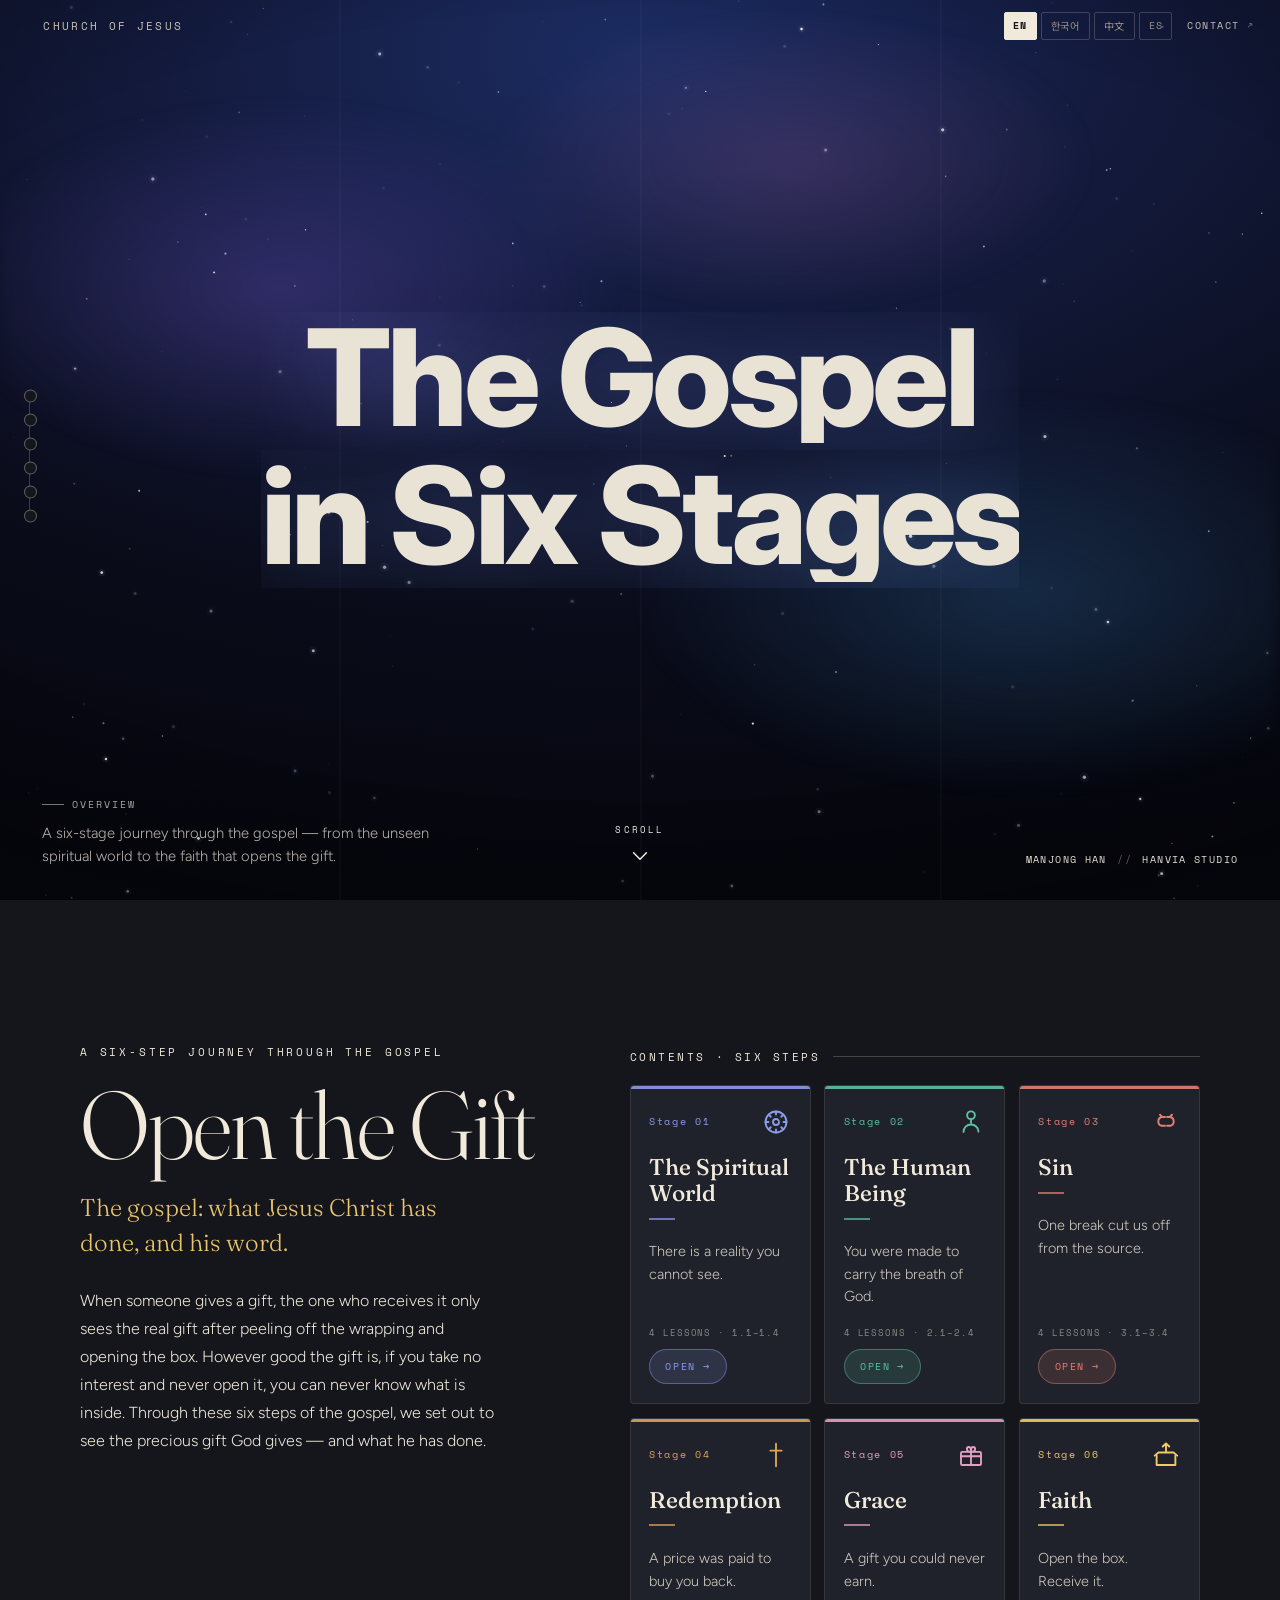
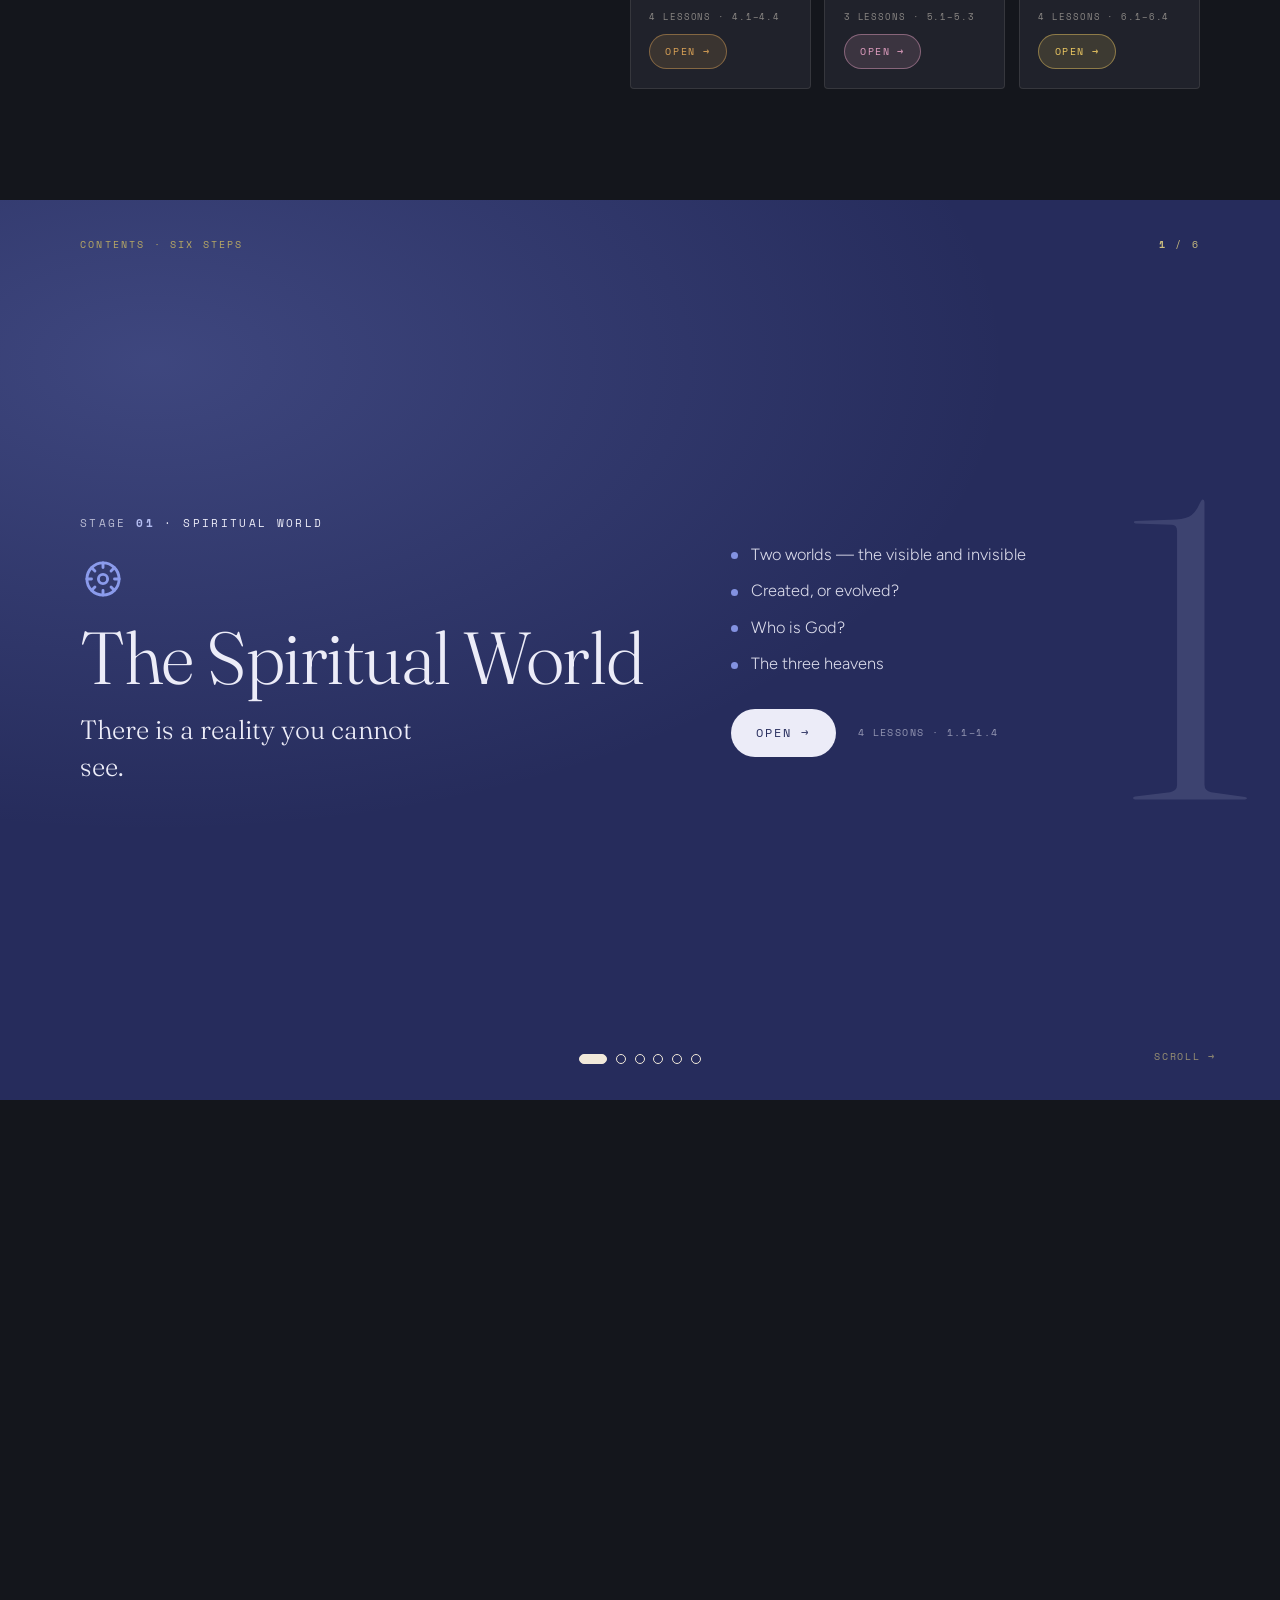
<file: index.html>
<!DOCTYPE html>
<html lang="en">
<head>
<meta charset="utf-8">
<meta name="viewport" content="width=device-width, initial-scale=1">
<title>The Gospel in Six Stages</title>
<link rel="preconnect" href="https://fonts.googleapis.com">
<link rel="preconnect" href="https://fonts.gstatic.com" crossorigin>
<link href="https://fonts.googleapis.com/css2?family=Fraunces:opsz,wght@9..144,300;9..144,500;9..144,700&family=Figtree:wght@300;400;500;600&family=Inter:wght@400;500;600;800;900&family=Space+Mono:wght@400;700&family=Noto+Sans+KR:wght@300;400;600&family=Noto+Sans+SC:wght@300;400;600&display=swap" rel="stylesheet">
<link rel="stylesheet" href="common.css">
</head>
<body>

<header class="bar">
  <a class="brand" id="brand" href="index.html"><span class="cur-dot" id="curDot"></span><span id="curText">Church of Jesus</span><span class="brand-abbr">COJ</span></a>
  <div class="bar-right">
    <nav class="langs" aria-label="Language">
      <button data-lang="en" aria-pressed="true">EN</button>
      <button data-lang="ko" aria-pressed="false">한국어</button>
      <button data-lang="zh" aria-pressed="false">中文</button>
      <button data-lang="es" aria-pressed="false">ES</button>
    </nav>
    <a class="nav-contact" id="navContact" href="mailto:mjcojhan@gmail.com">Contact <span aria-hidden="true">&#8599;</span></a>
  </div>
  <div class="bar-progress" id="prog"></div>
</header>

<nav class="rail" aria-label="Steps"><ol id="rail"></ol></nav>

<!-- full-screen cosmic intro, Osvald-style corner layout -->
<section id="intro">
  <div class="intro-neb"></div>
  <canvas id="stars"></canvas>
  <div class="intro-guides"><span></span><span></span><span></span><span></span></div>
  <div class="intro-vignette"></div>

  <div class="intro-inner">
    <h1 class="intro-title" id="introTitle"><span class="line"><span class="rise">The Gospel</span></span><span class="line"><span class="rise">in Six Stages</span></span></h1>
  </div>

  <div class="intro-foot">
    <div class="intro-ov">
      <span class="intro-ov-label" id="introOverviewLabel">Overview</span>
      <p class="intro-ov-text" id="introOverview">A six-stage journey through the gospel — from the unseen spiritual world to the faith that opens the gift.</p>
    </div>
    <button class="intro-scroll" id="introScroll" type="button" aria-label="Scroll down">
      <span id="scrollText">Scroll</span>
      <span class="chev"><svg viewBox="0 0 24 24" fill="none" stroke="currentColor" stroke-width="1.6" stroke-linecap="round" stroke-linejoin="round" aria-hidden="true"><path d="M5 8.5l7 7 7-7"/></svg></span>
    </button>
    <div class="intro-by">Manjong Han <i>//</i> Hanvia Studio</div>
  </div>
</section>

<main id="app"></main>

<script src="common.js"></script>
<script>
  G.init({page:"landing"});
  G.cosmos(document.getElementById("stars"));
  (function(){
    var b = document.getElementById("introScroll");
    if(b) b.addEventListener("click", function(){
      var a = document.getElementById("app");
      if(a) a.scrollIntoView({behavior:"smooth"});
    });
  })();
</script>
</body>
</html>
</file>
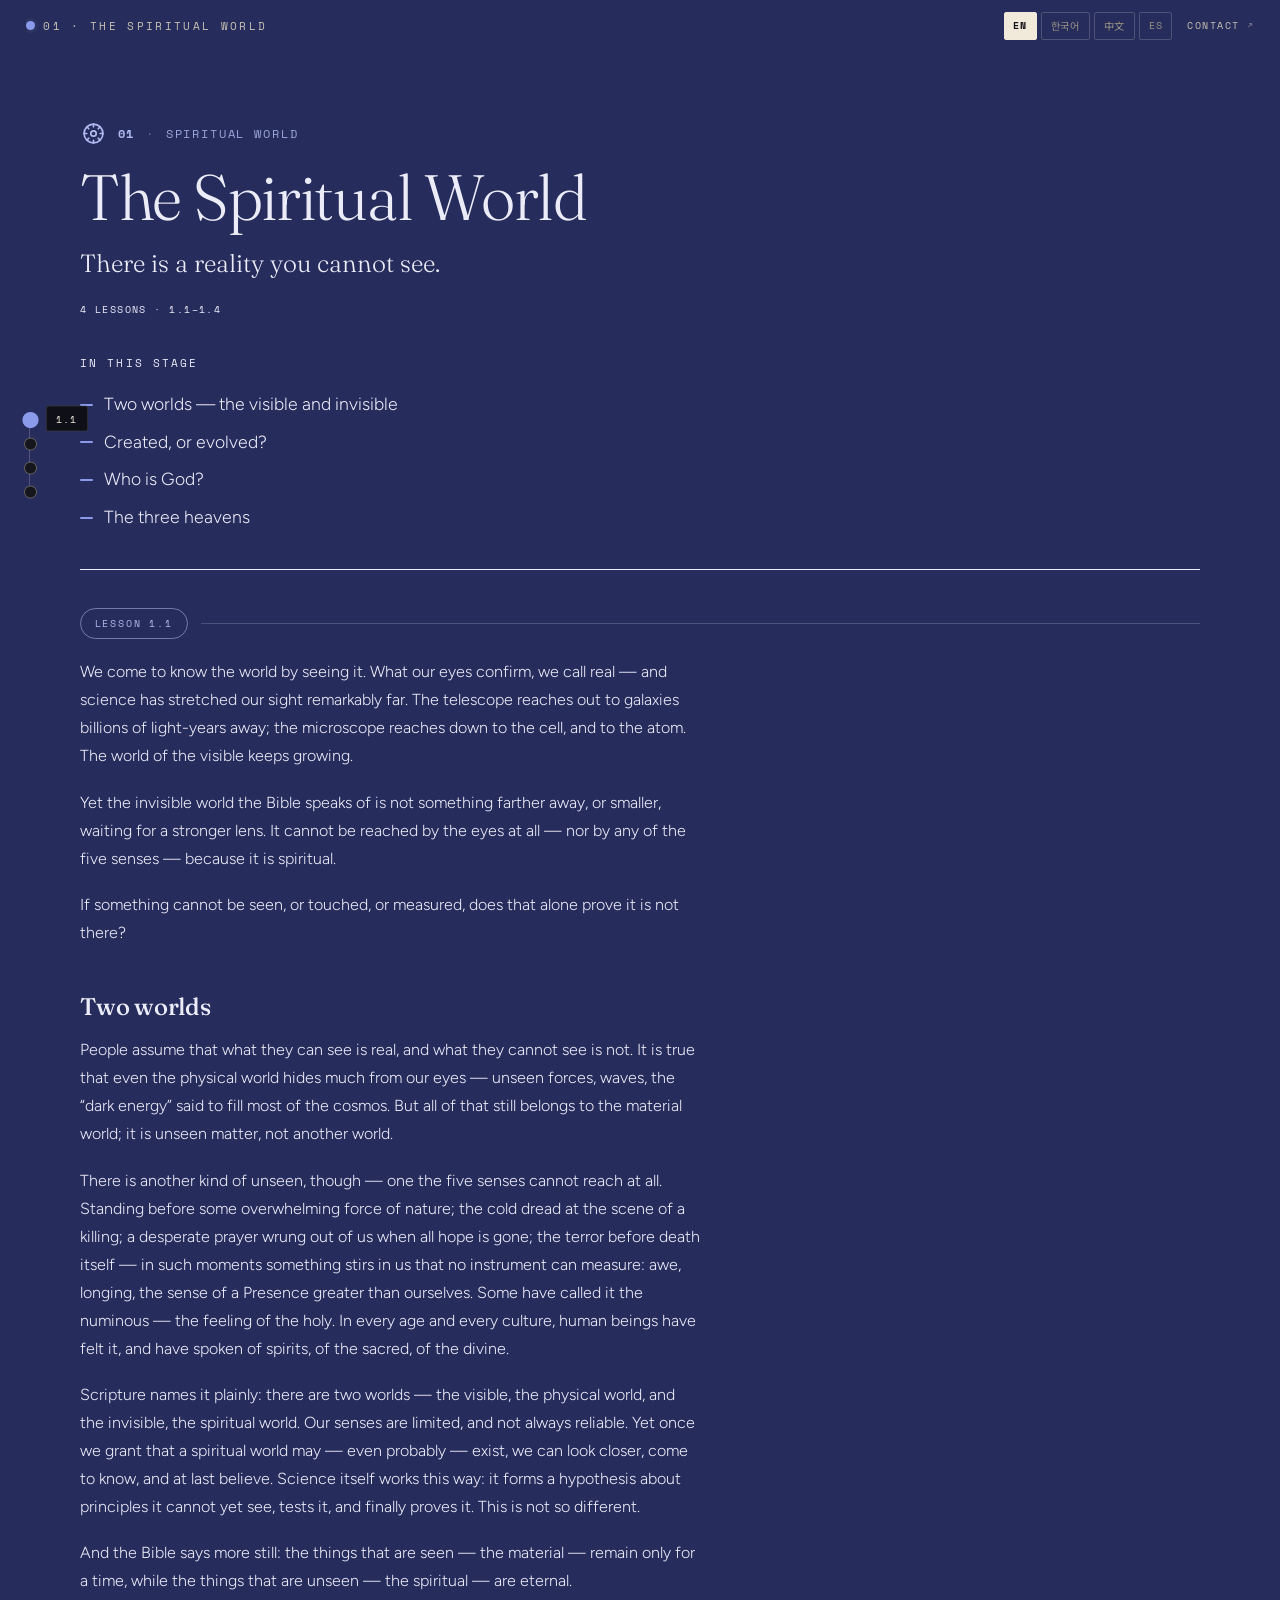
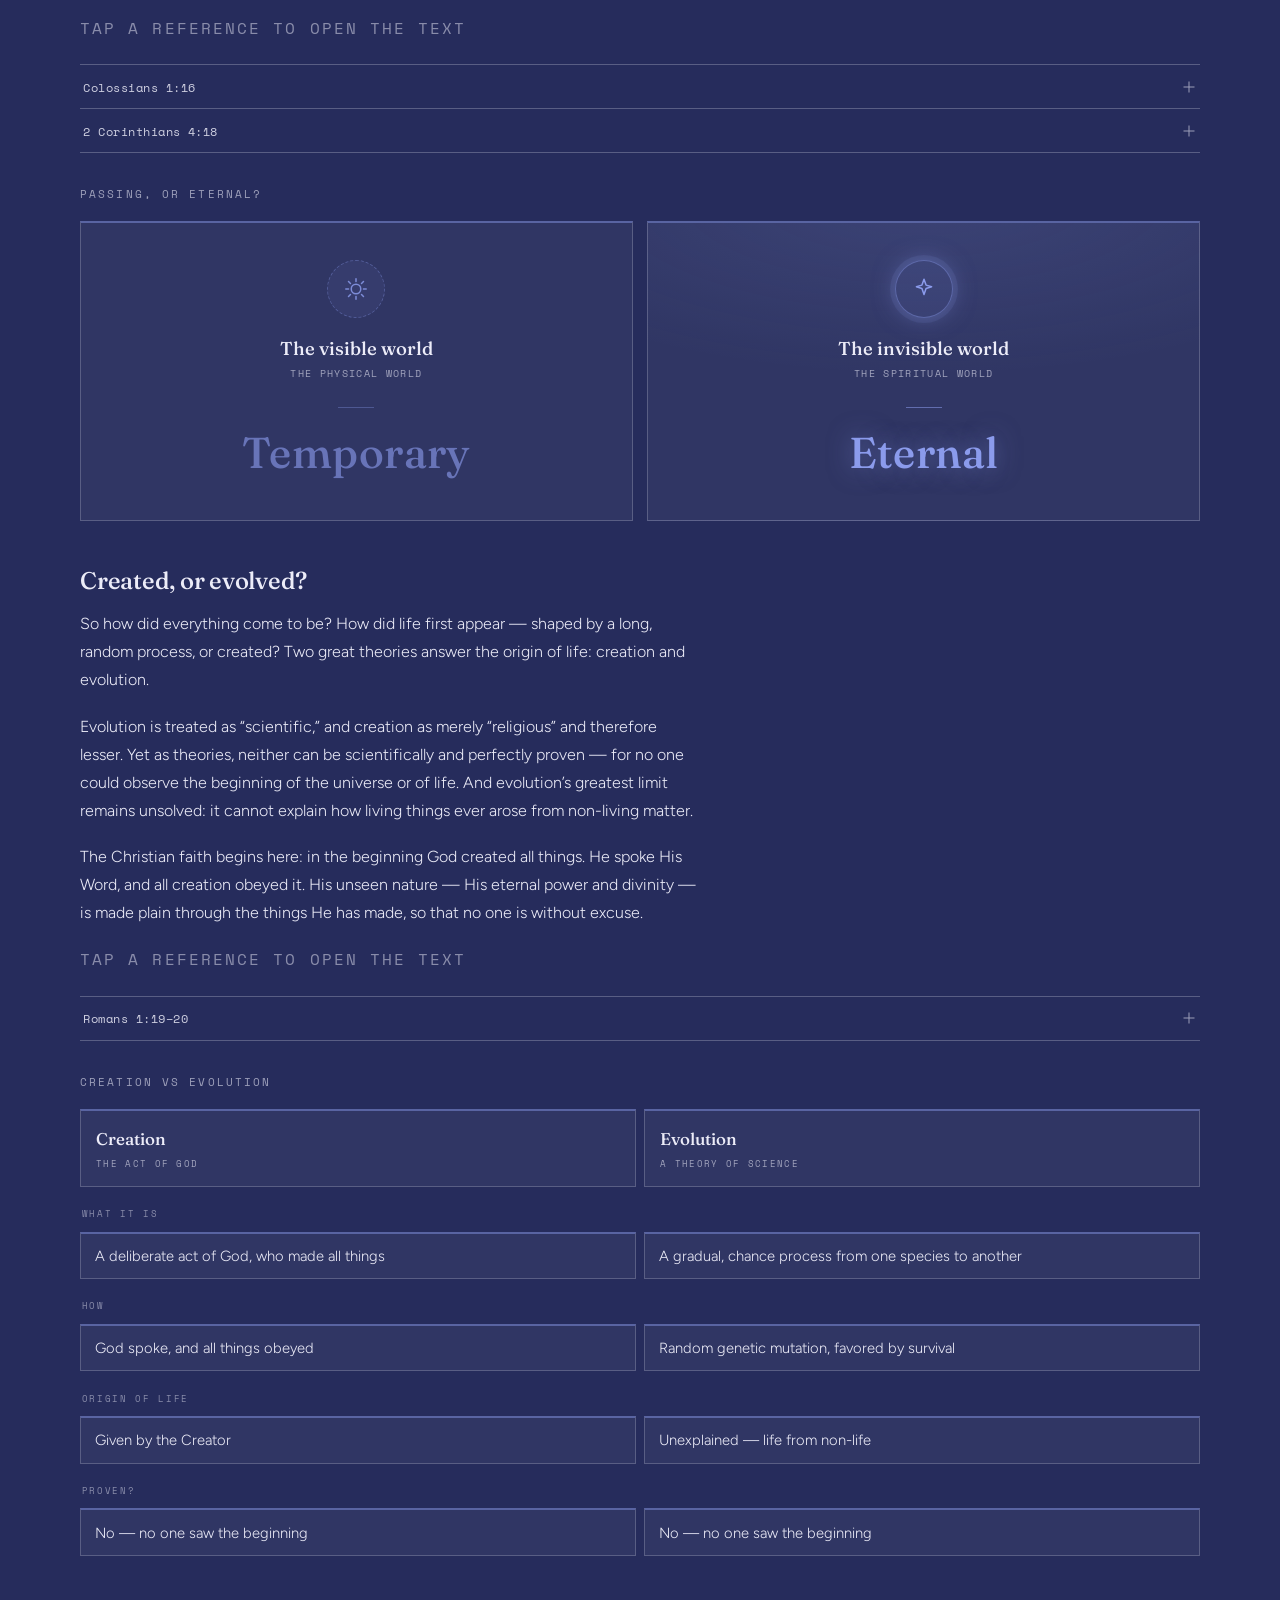
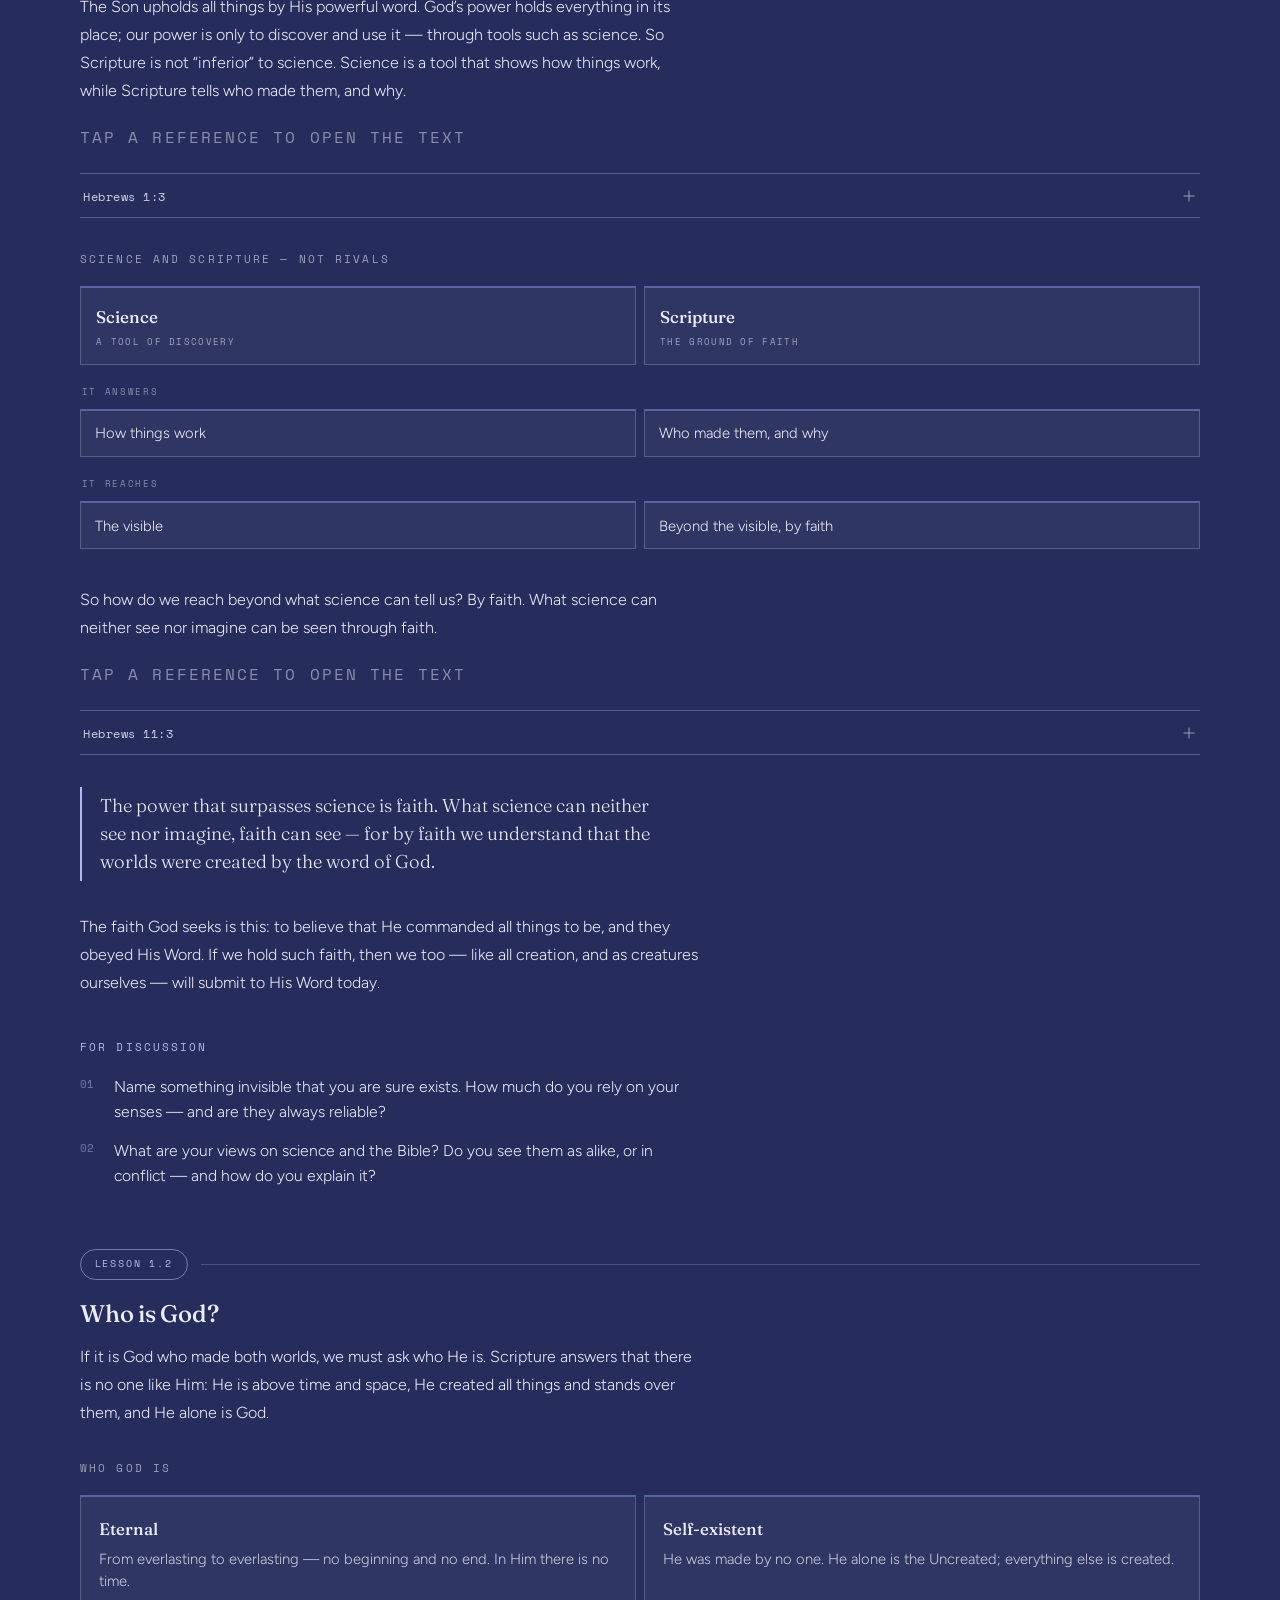
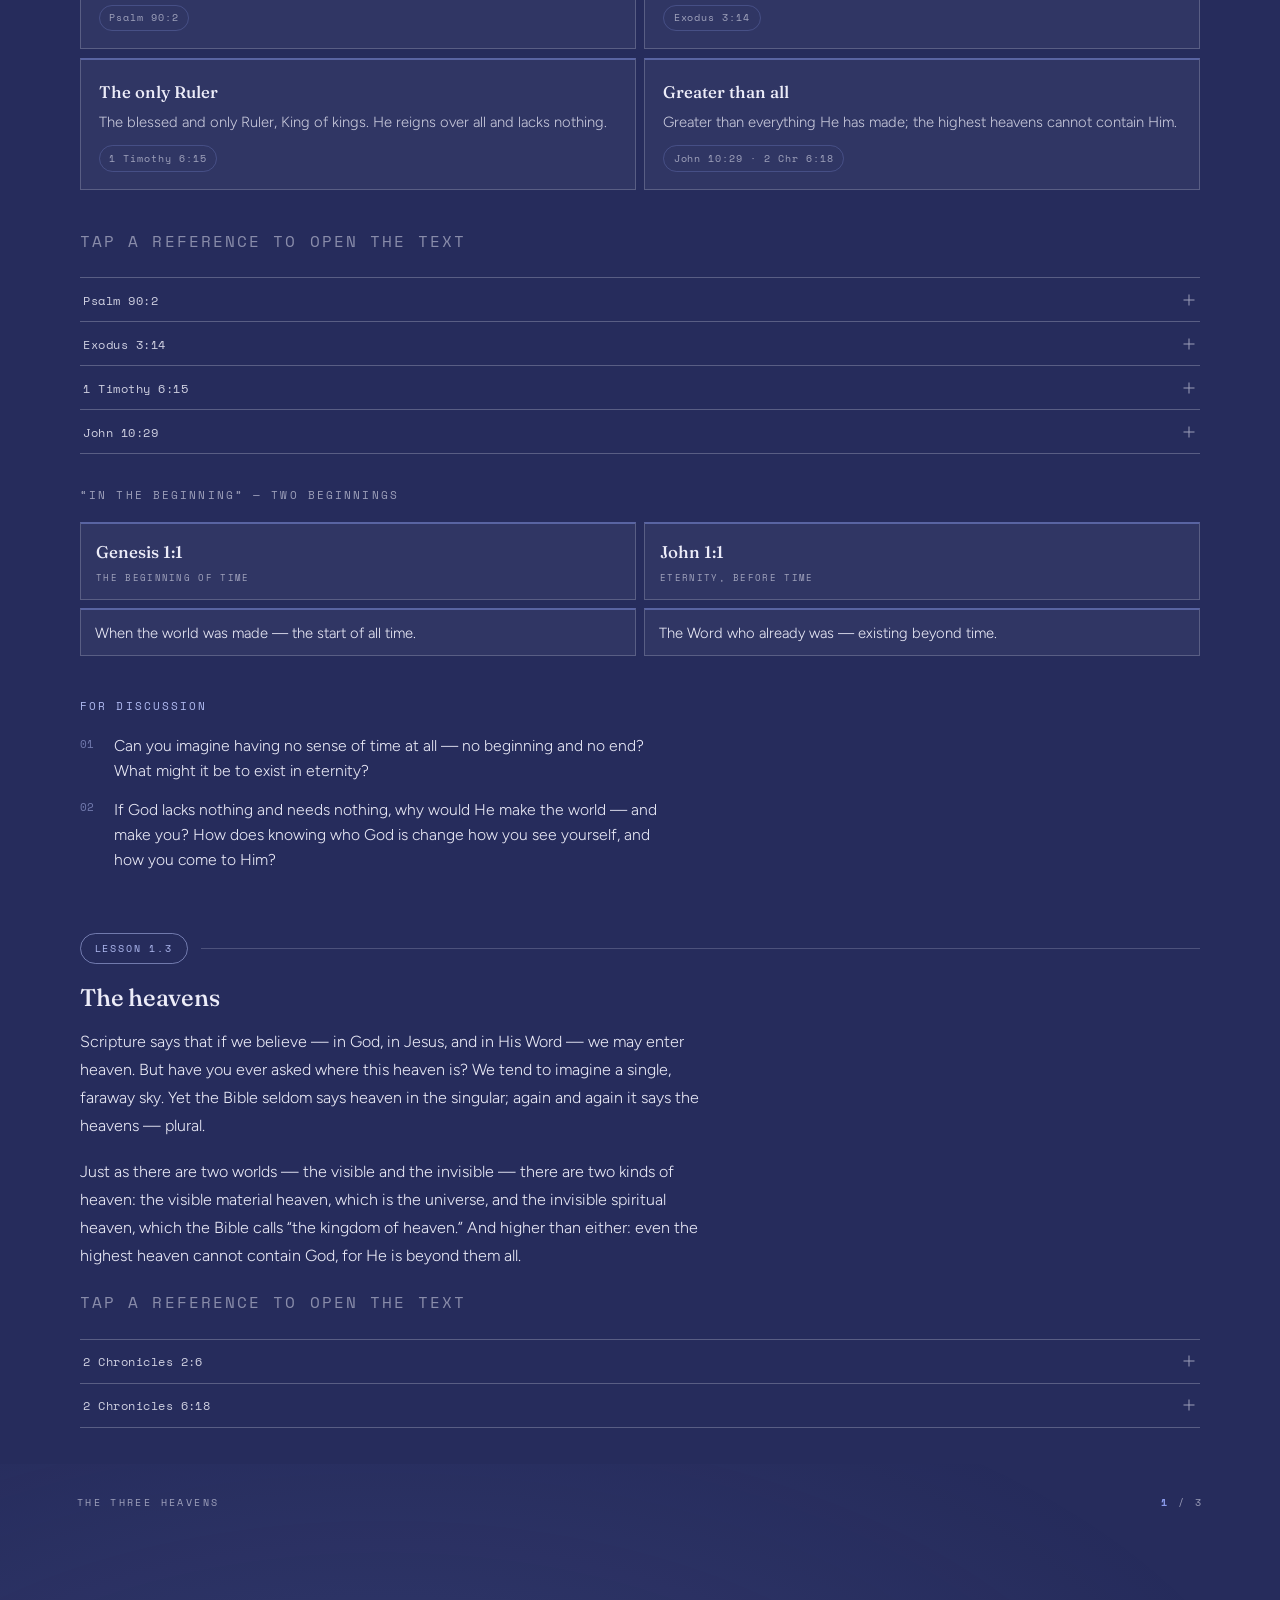
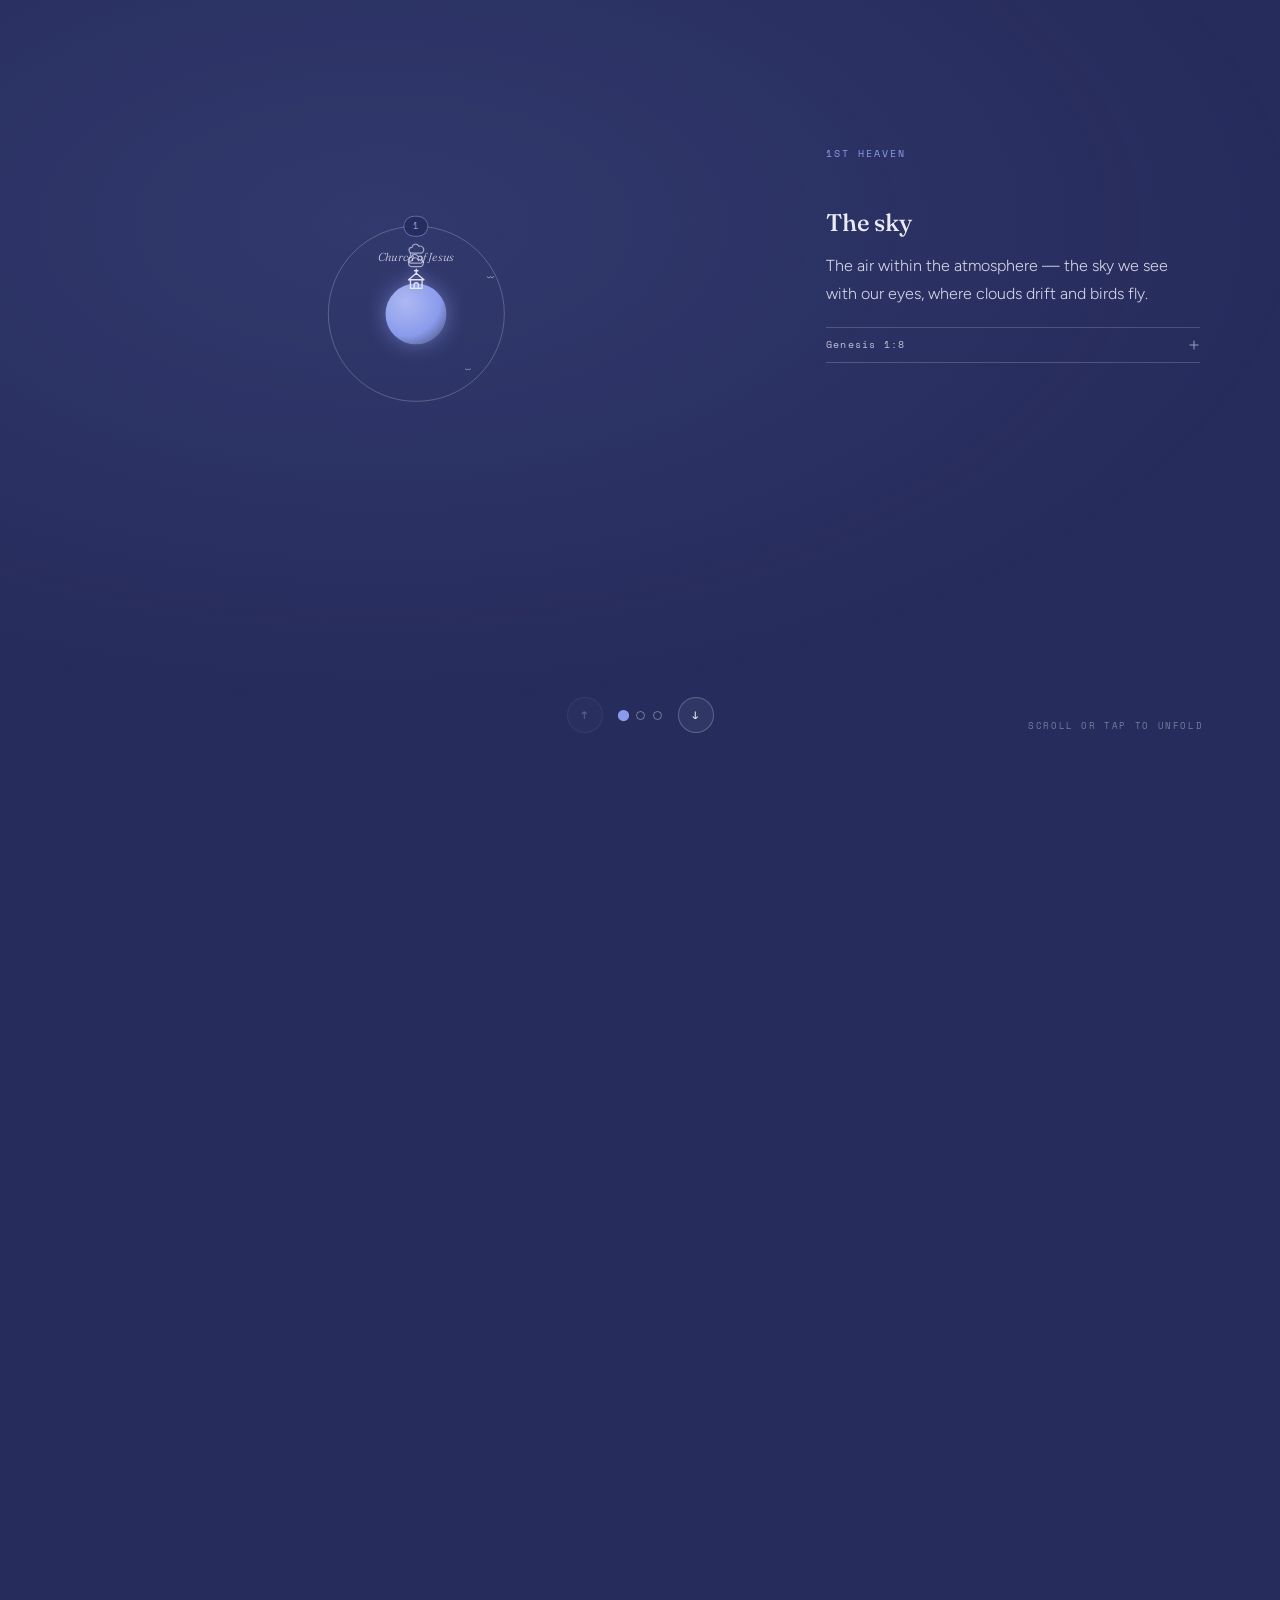
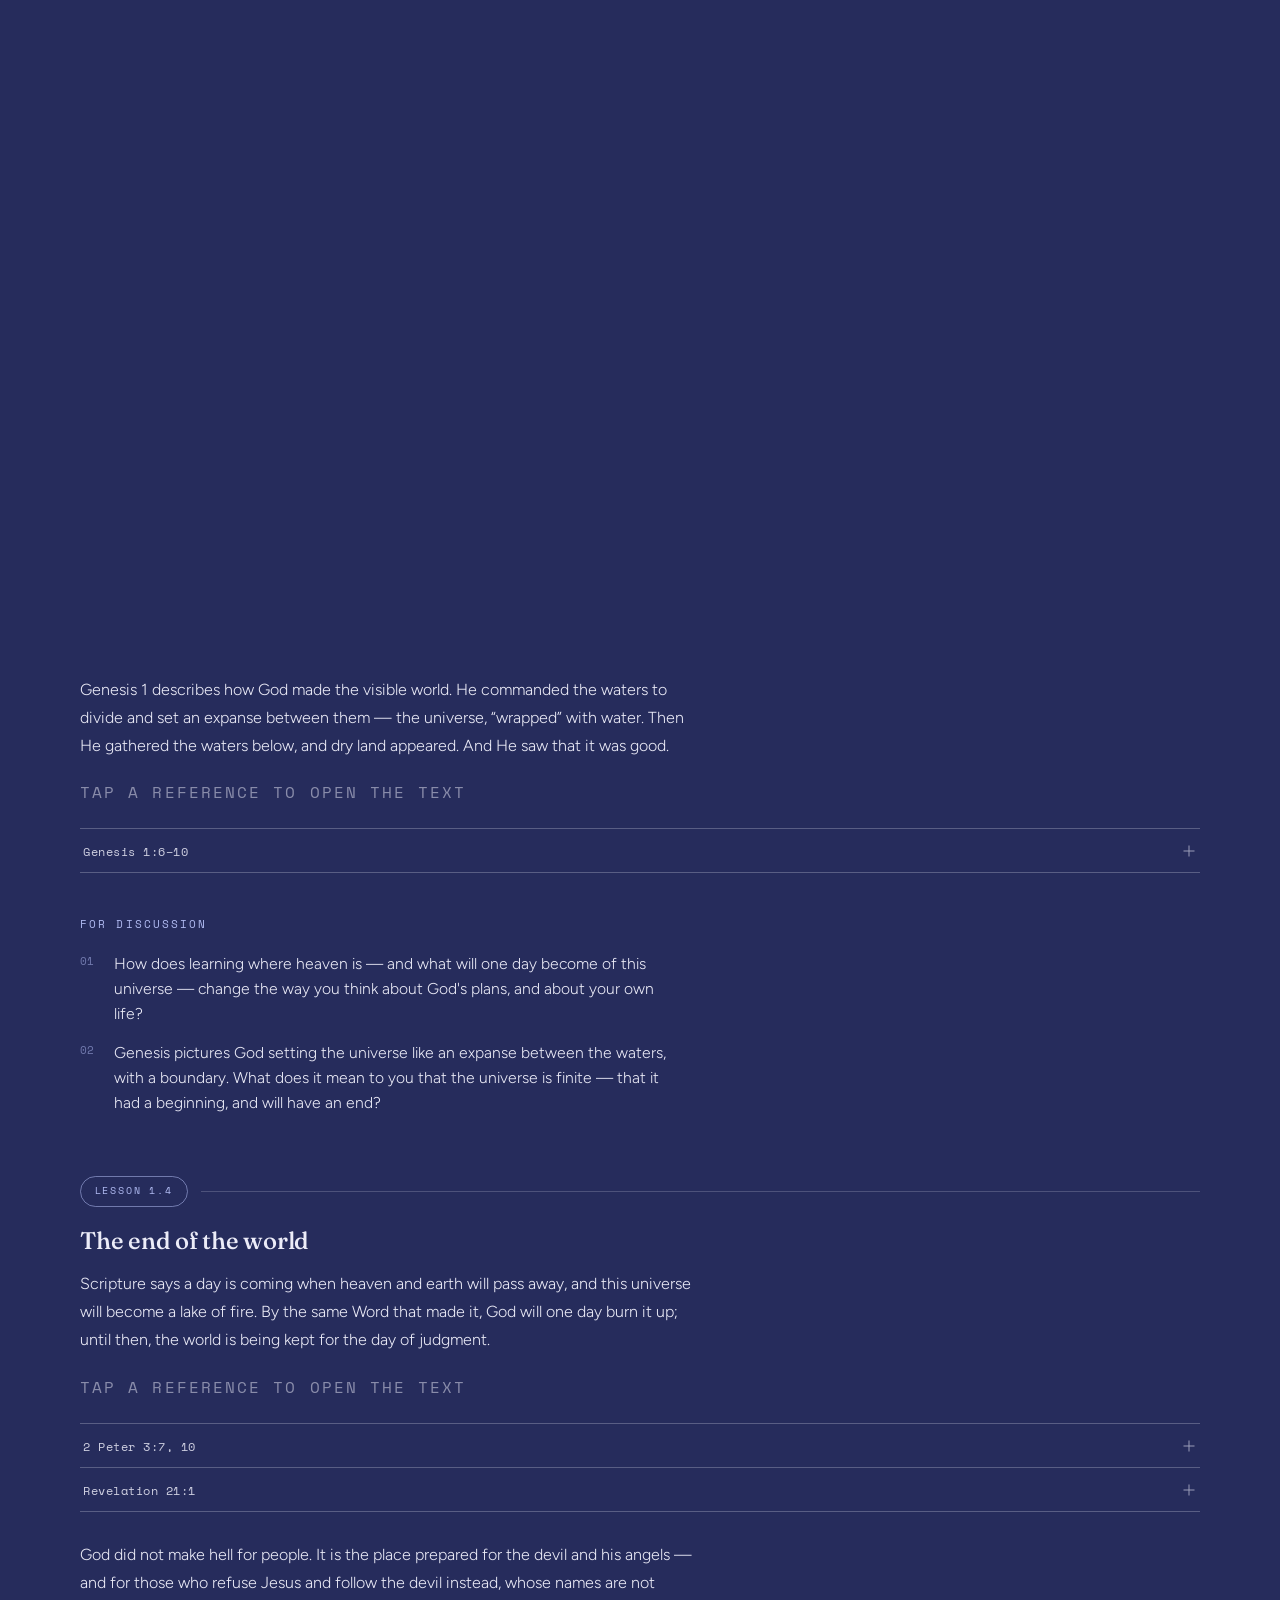
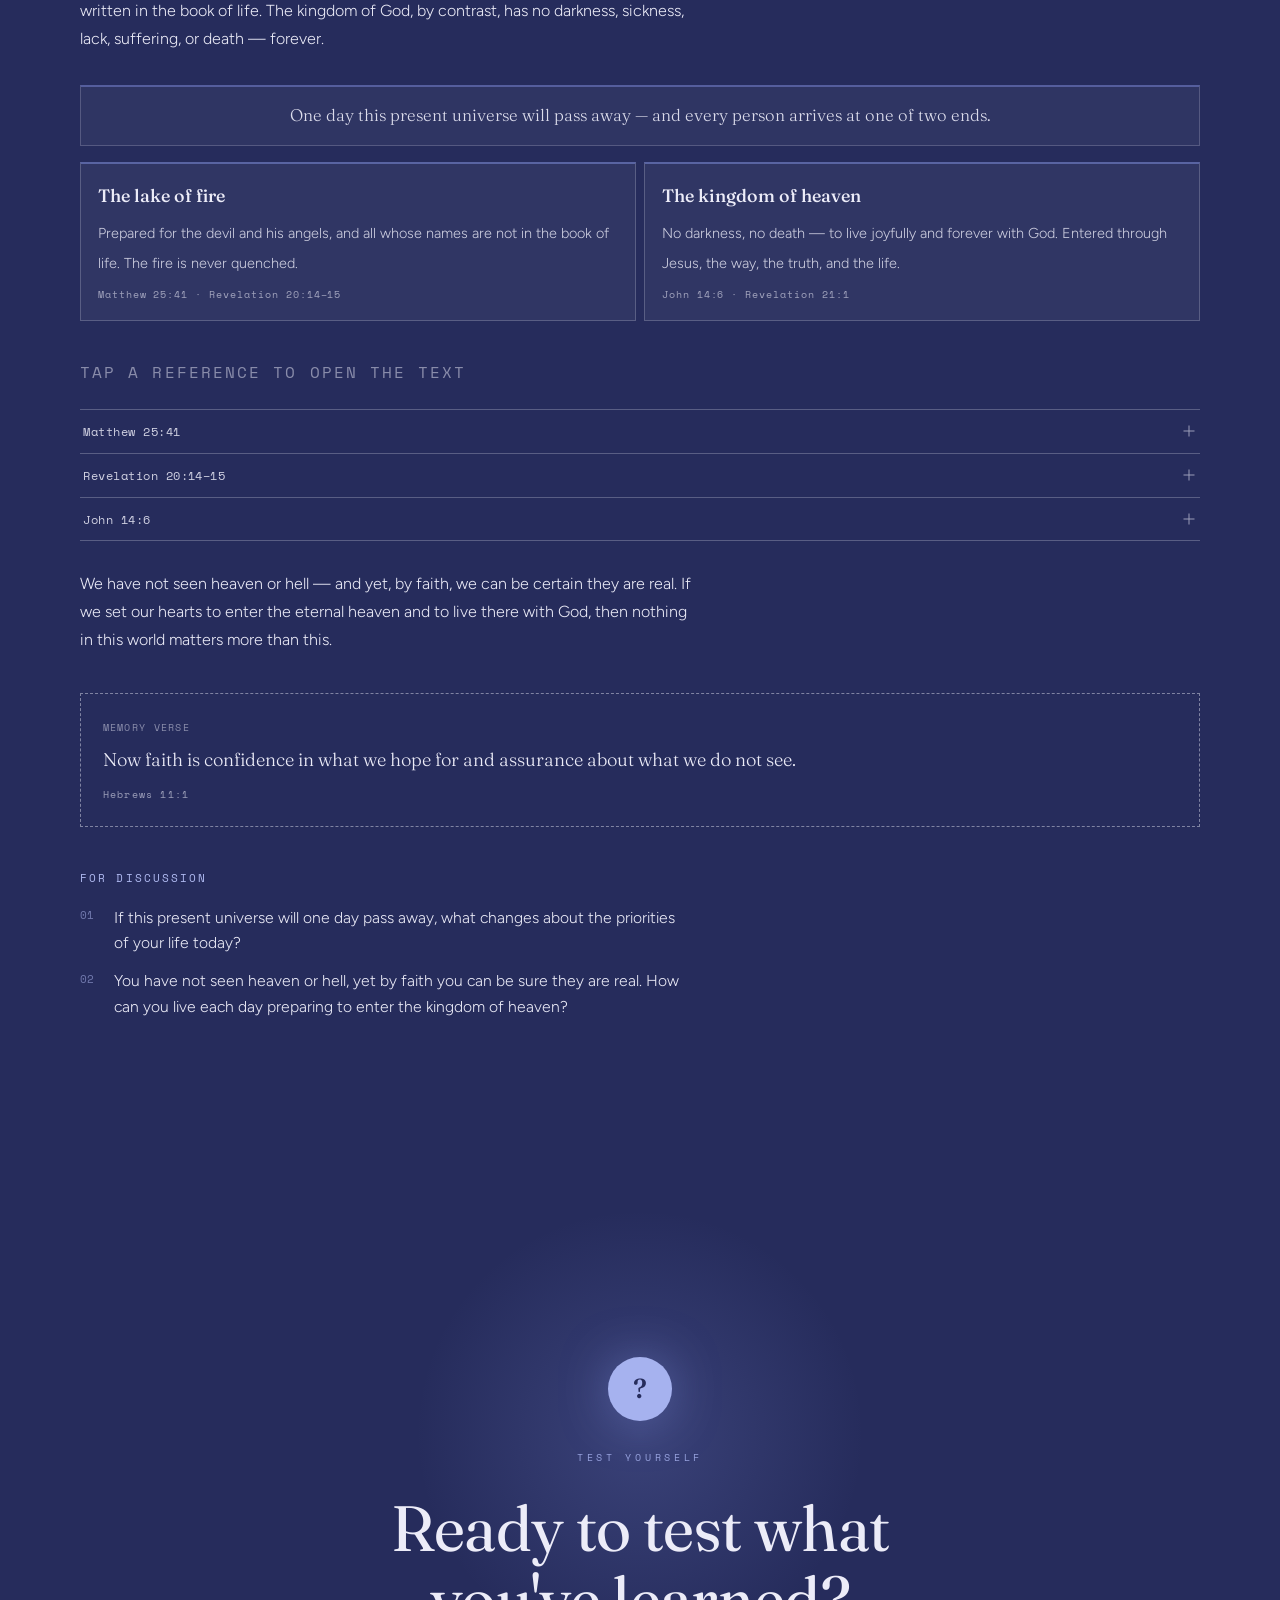
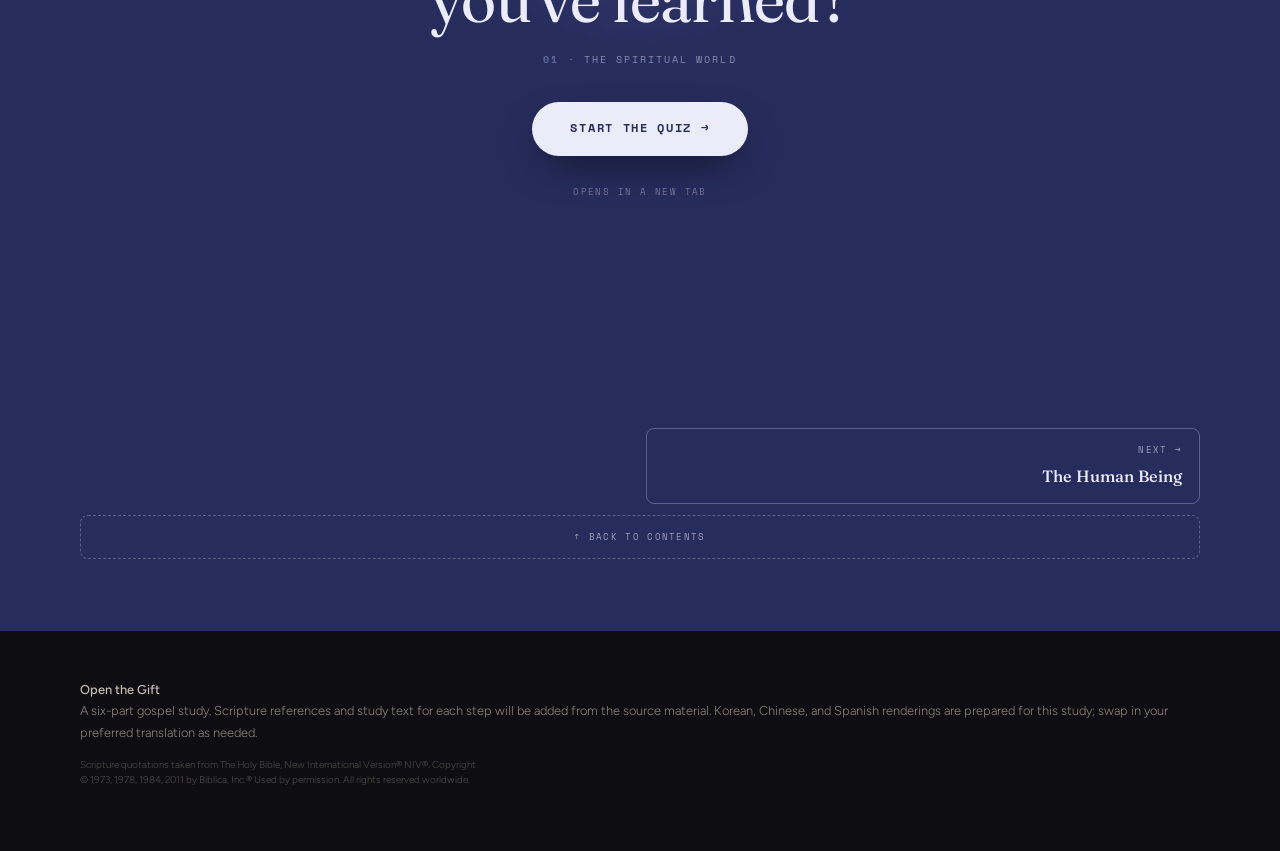
<file: step-1.html>
<!DOCTYPE html>
<html lang="en">
<head>
<meta charset="utf-8">
<meta name="viewport" content="width=device-width, initial-scale=1">
<title> — The Gospel in Six Stages</title>
<link rel="preconnect" href="https://fonts.googleapis.com">
<link rel="preconnect" href="https://fonts.gstatic.com" crossorigin>
<link href="https://fonts.googleapis.com/css2?family=Fraunces:opsz,wght@9..144,300;9..144,500;9..144,700&family=Figtree:wght@300;400;500;600&family=Inter:wght@400;500;600;800;900&family=Space+Mono:wght@400;700&family=Noto+Sans+KR:wght@300;400;600&family=Noto+Sans+SC:wght@300;400;600&display=swap" rel="stylesheet">
<link rel="stylesheet" href="common.css">
</head>
<body>

<header class="bar">
  <a class="brand" id="brand" href="index.html"><span class="cur-dot" id="curDot"></span><span id="curText">Church of Jesus</span><span class="brand-abbr">COJ</span></a>
  <div class="bar-right">
    <nav class="langs" aria-label="Language">
      <button data-lang="en" aria-pressed="true">EN</button>
      <button data-lang="ko" aria-pressed="false">한국어</button>
      <button data-lang="zh" aria-pressed="false">中文</button>
      <button data-lang="es" aria-pressed="false">ES</button>
    </nav>
    <a class="nav-contact" id="navContact" href="mailto:mjcojhan@gmail.com">Contact <span aria-hidden="true">&#8599;</span></a>
  </div>
  <div class="bar-progress" id="prog"></div>
</header>

<nav class="rail" aria-label="Steps"><ol id="rail"></ol></nav>

<main id="app"></main>

<footer><div class="wrap" id="foot"></div></footer>

<script src="common.js"></script>
<script src="content/step-1.js"></script>
<script>G.init({page:"step-1"});</script>
</body>
</html>
</file>
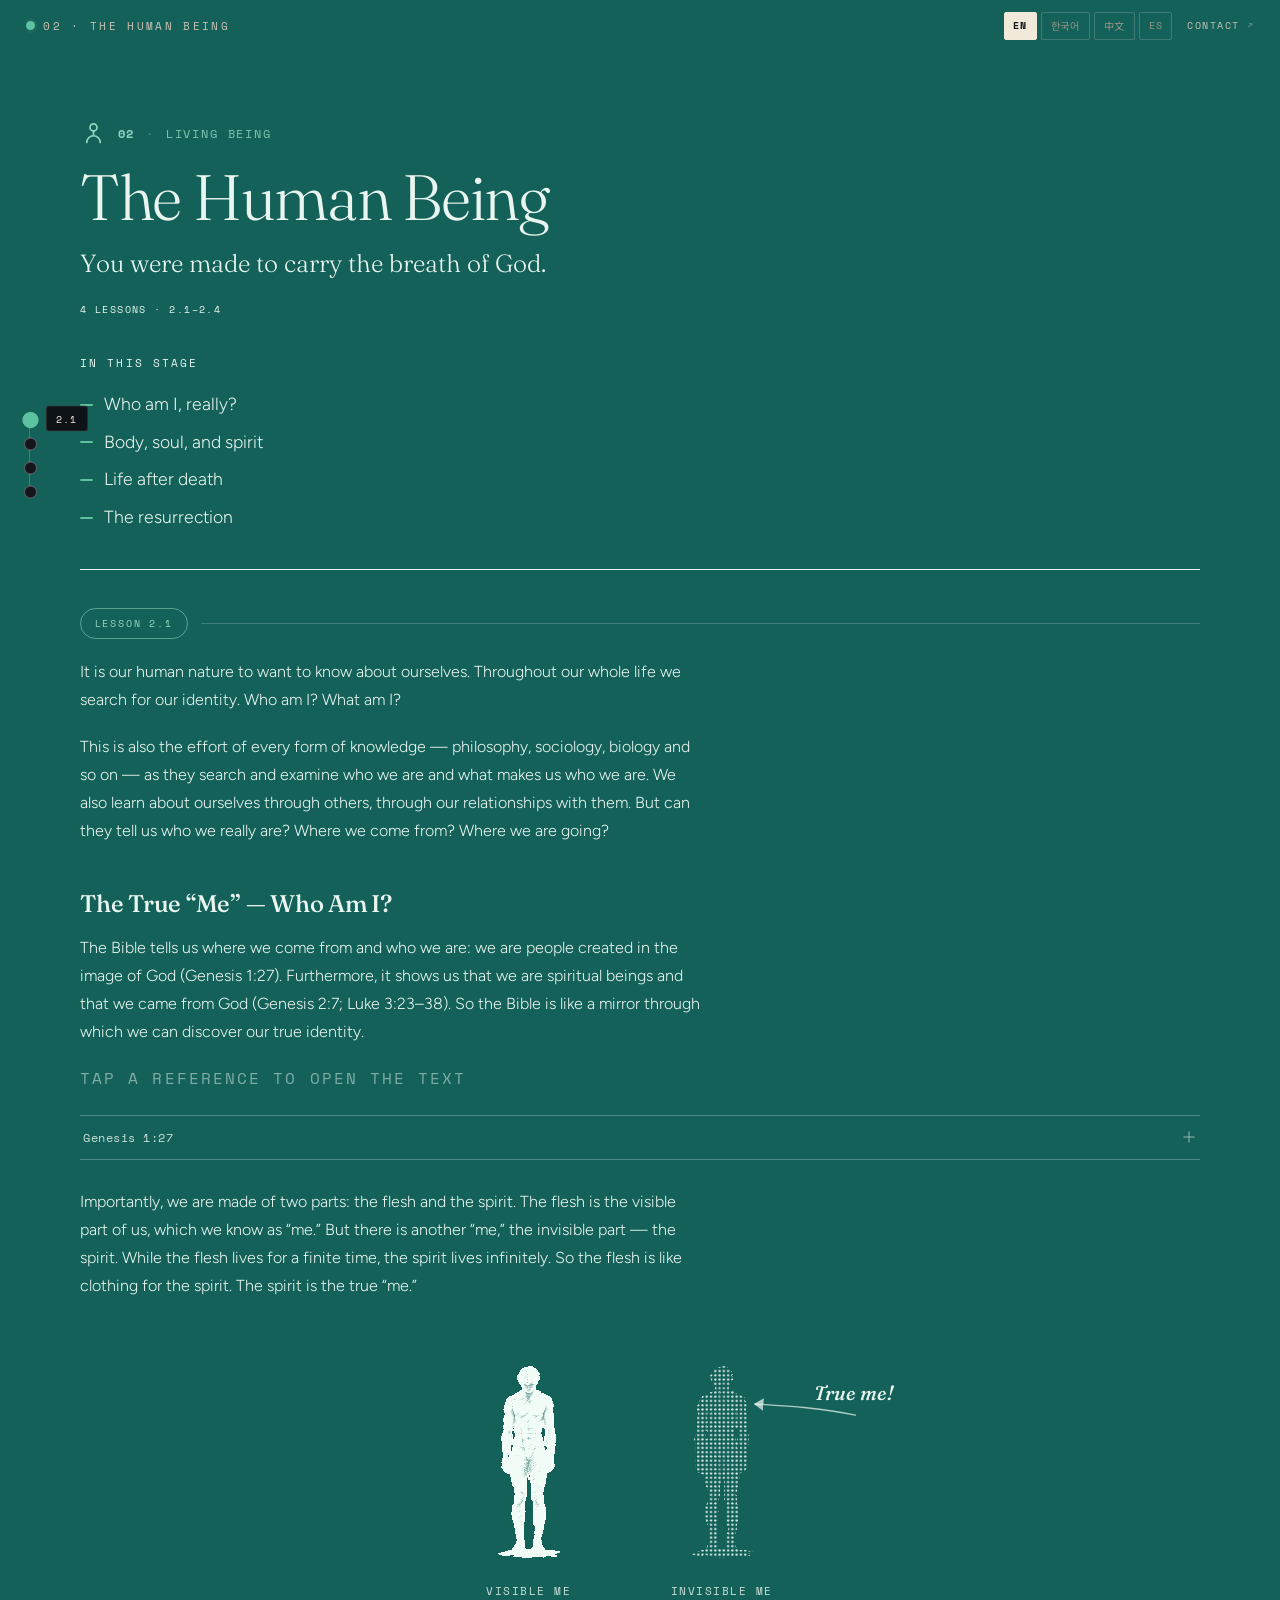
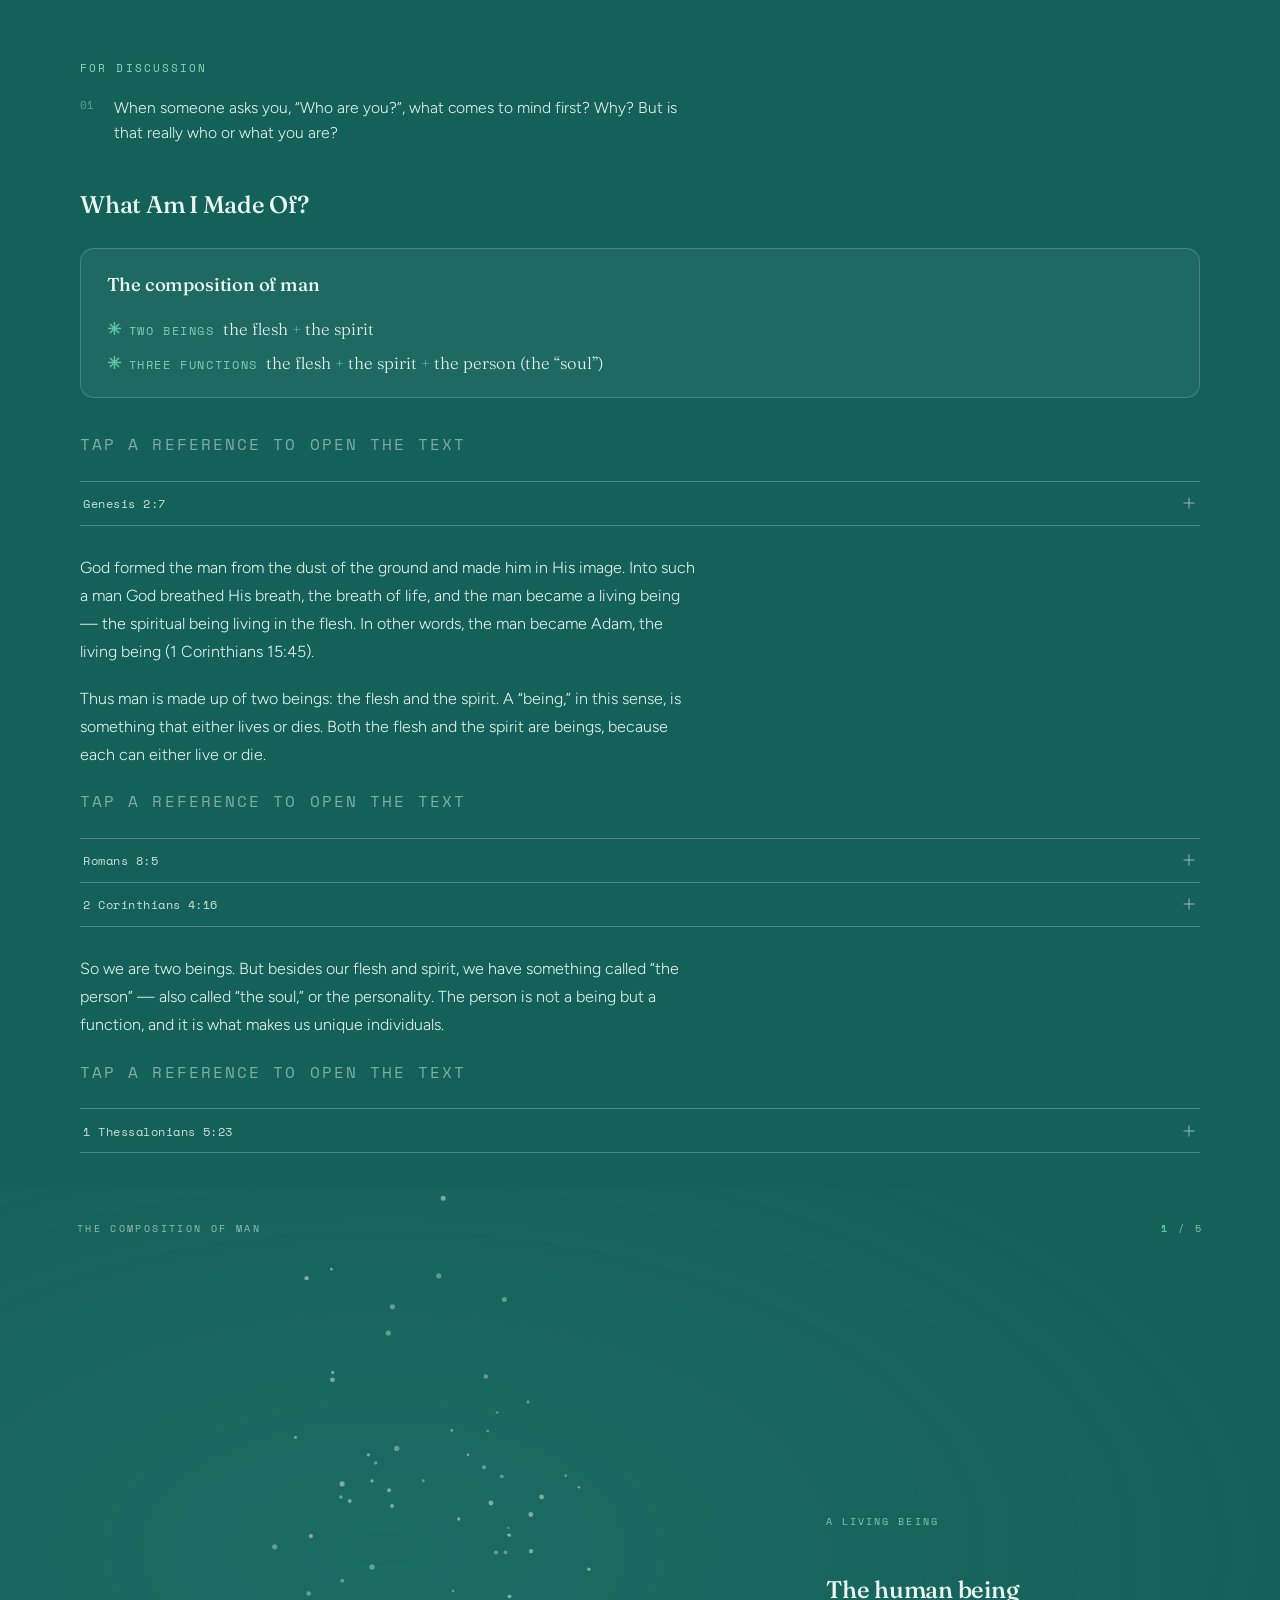
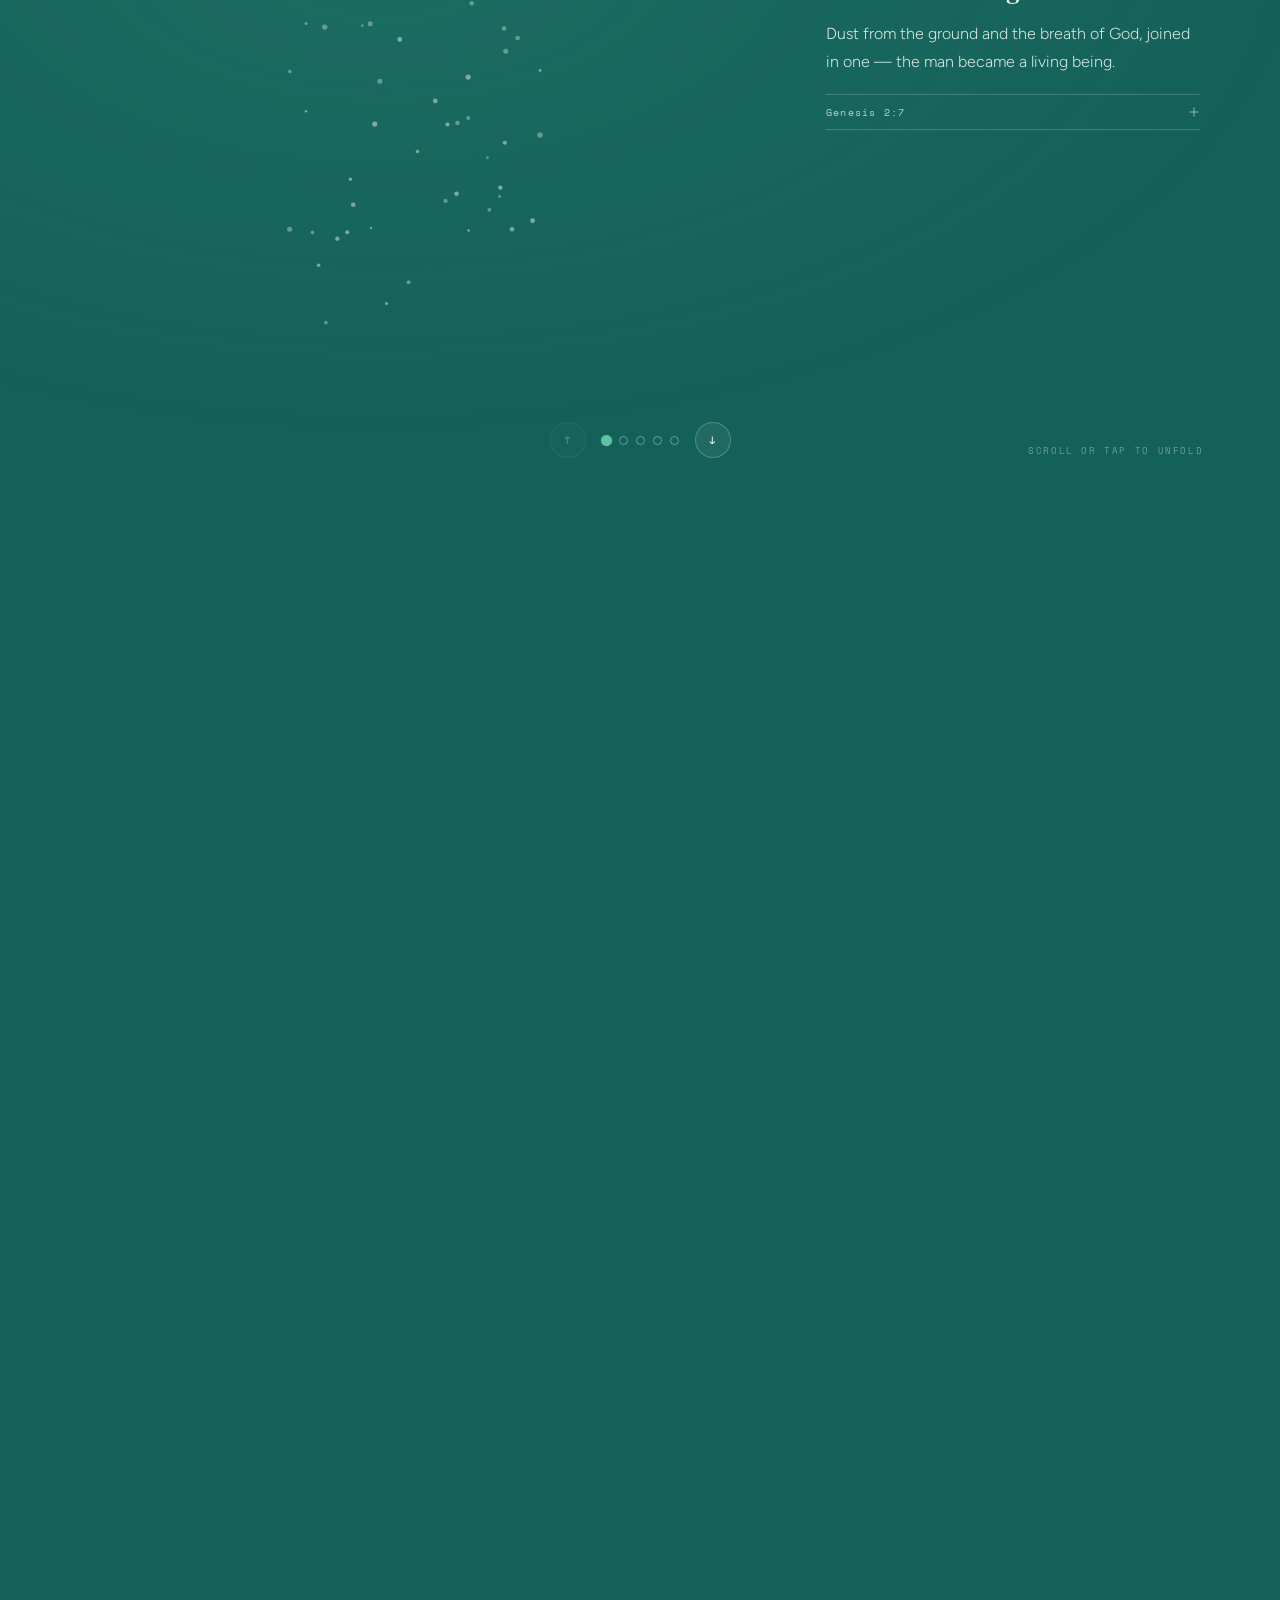
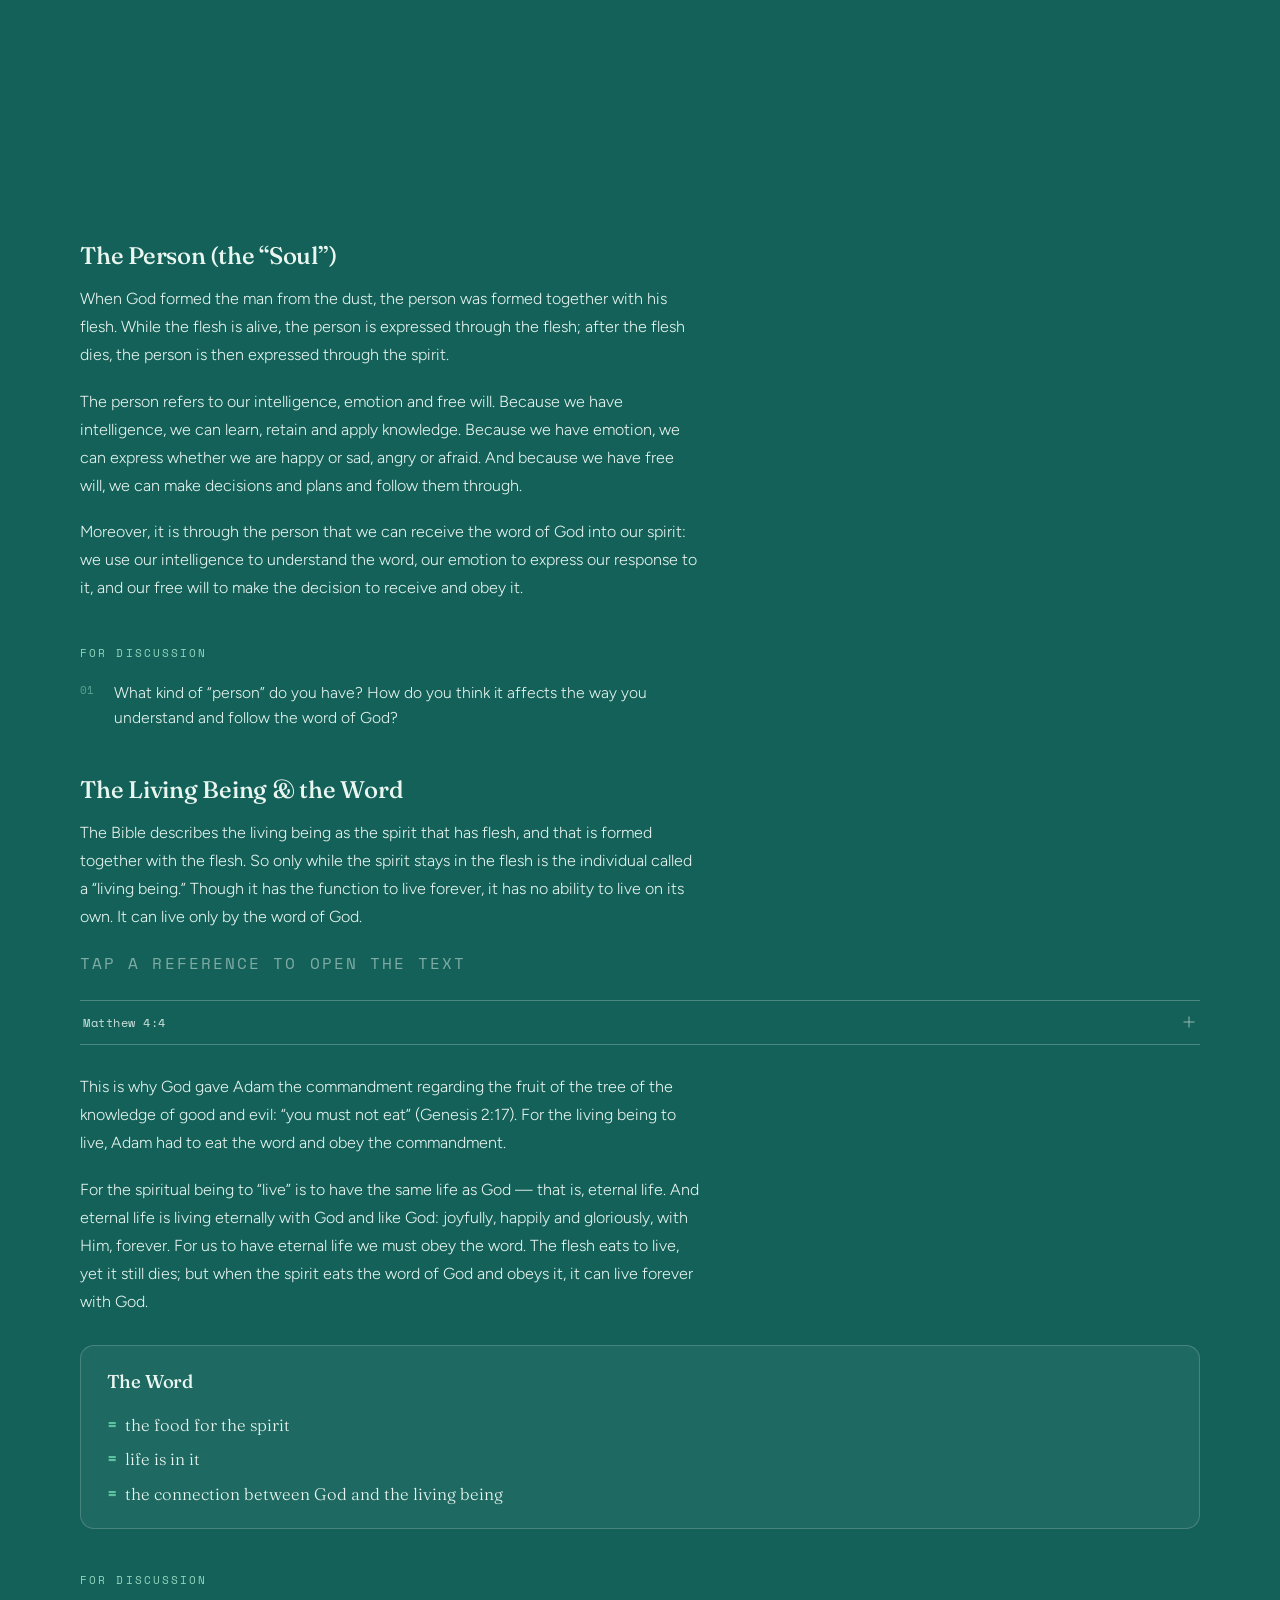
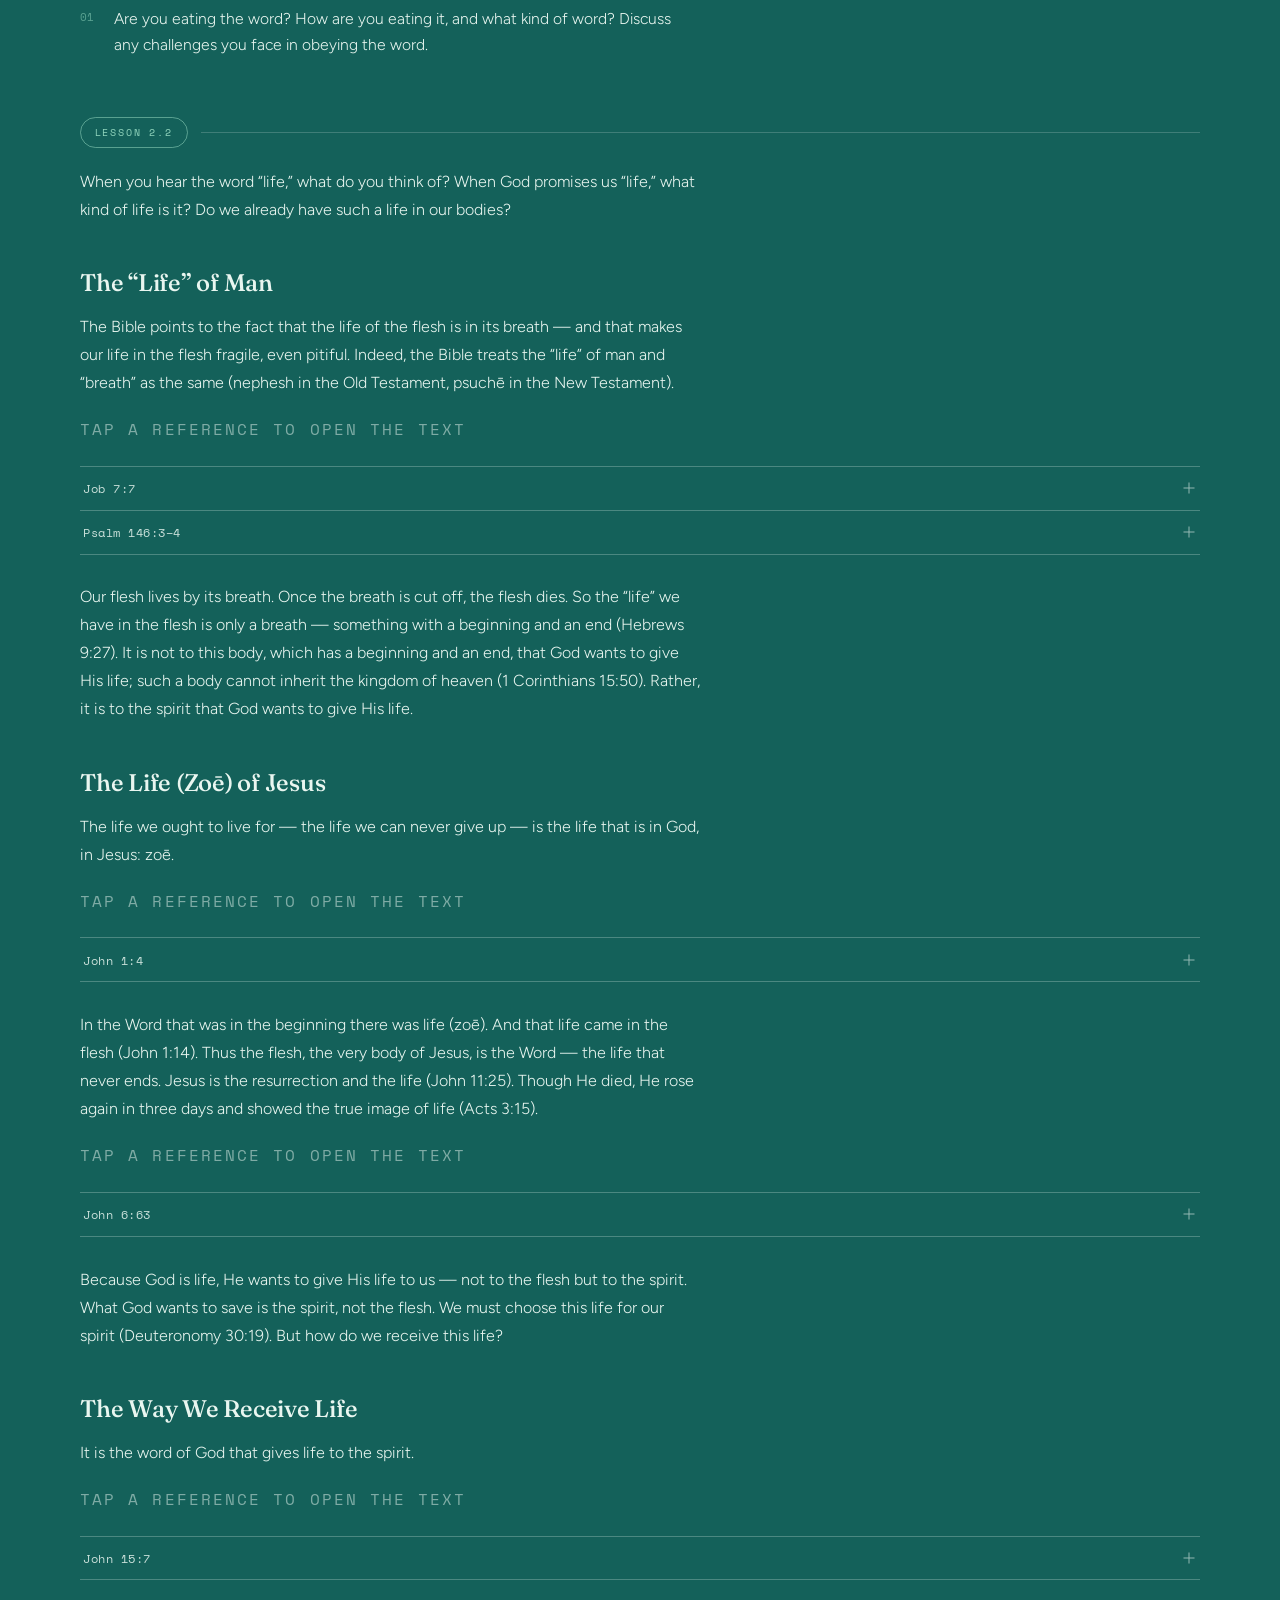
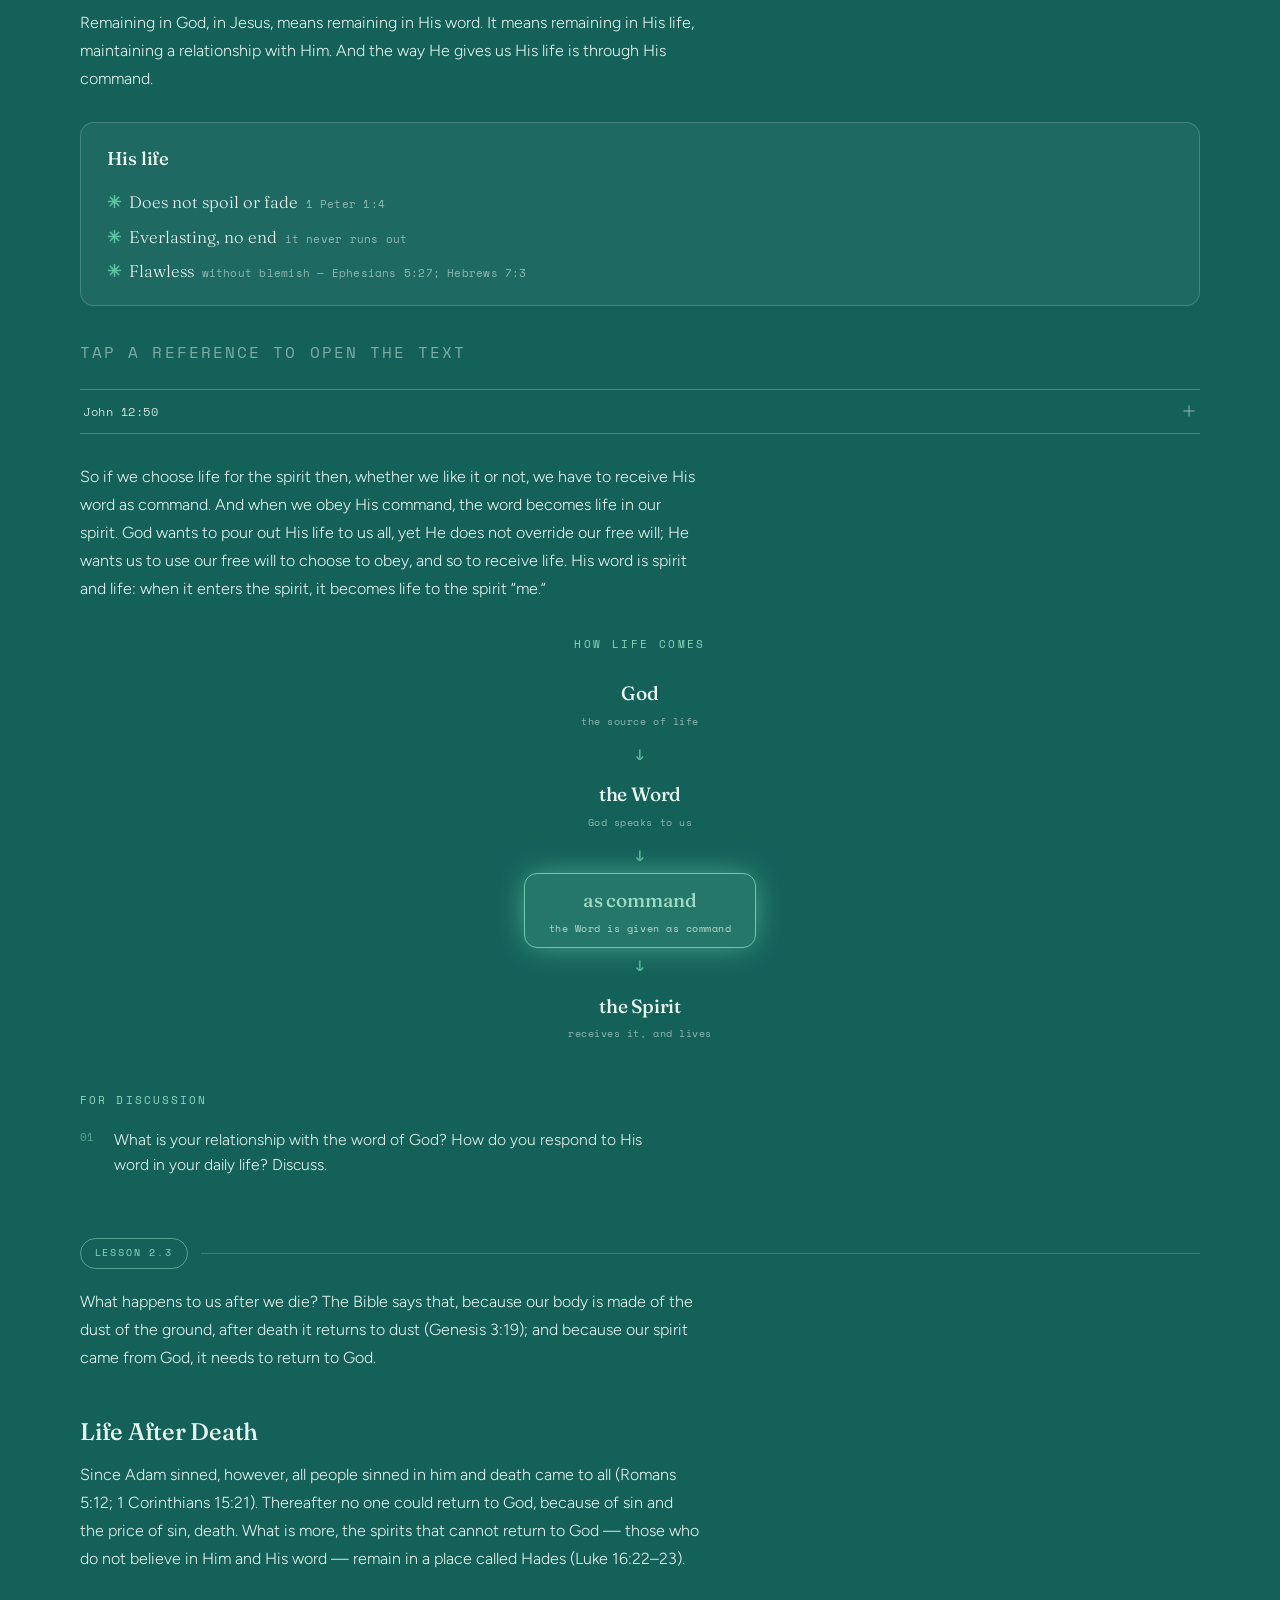
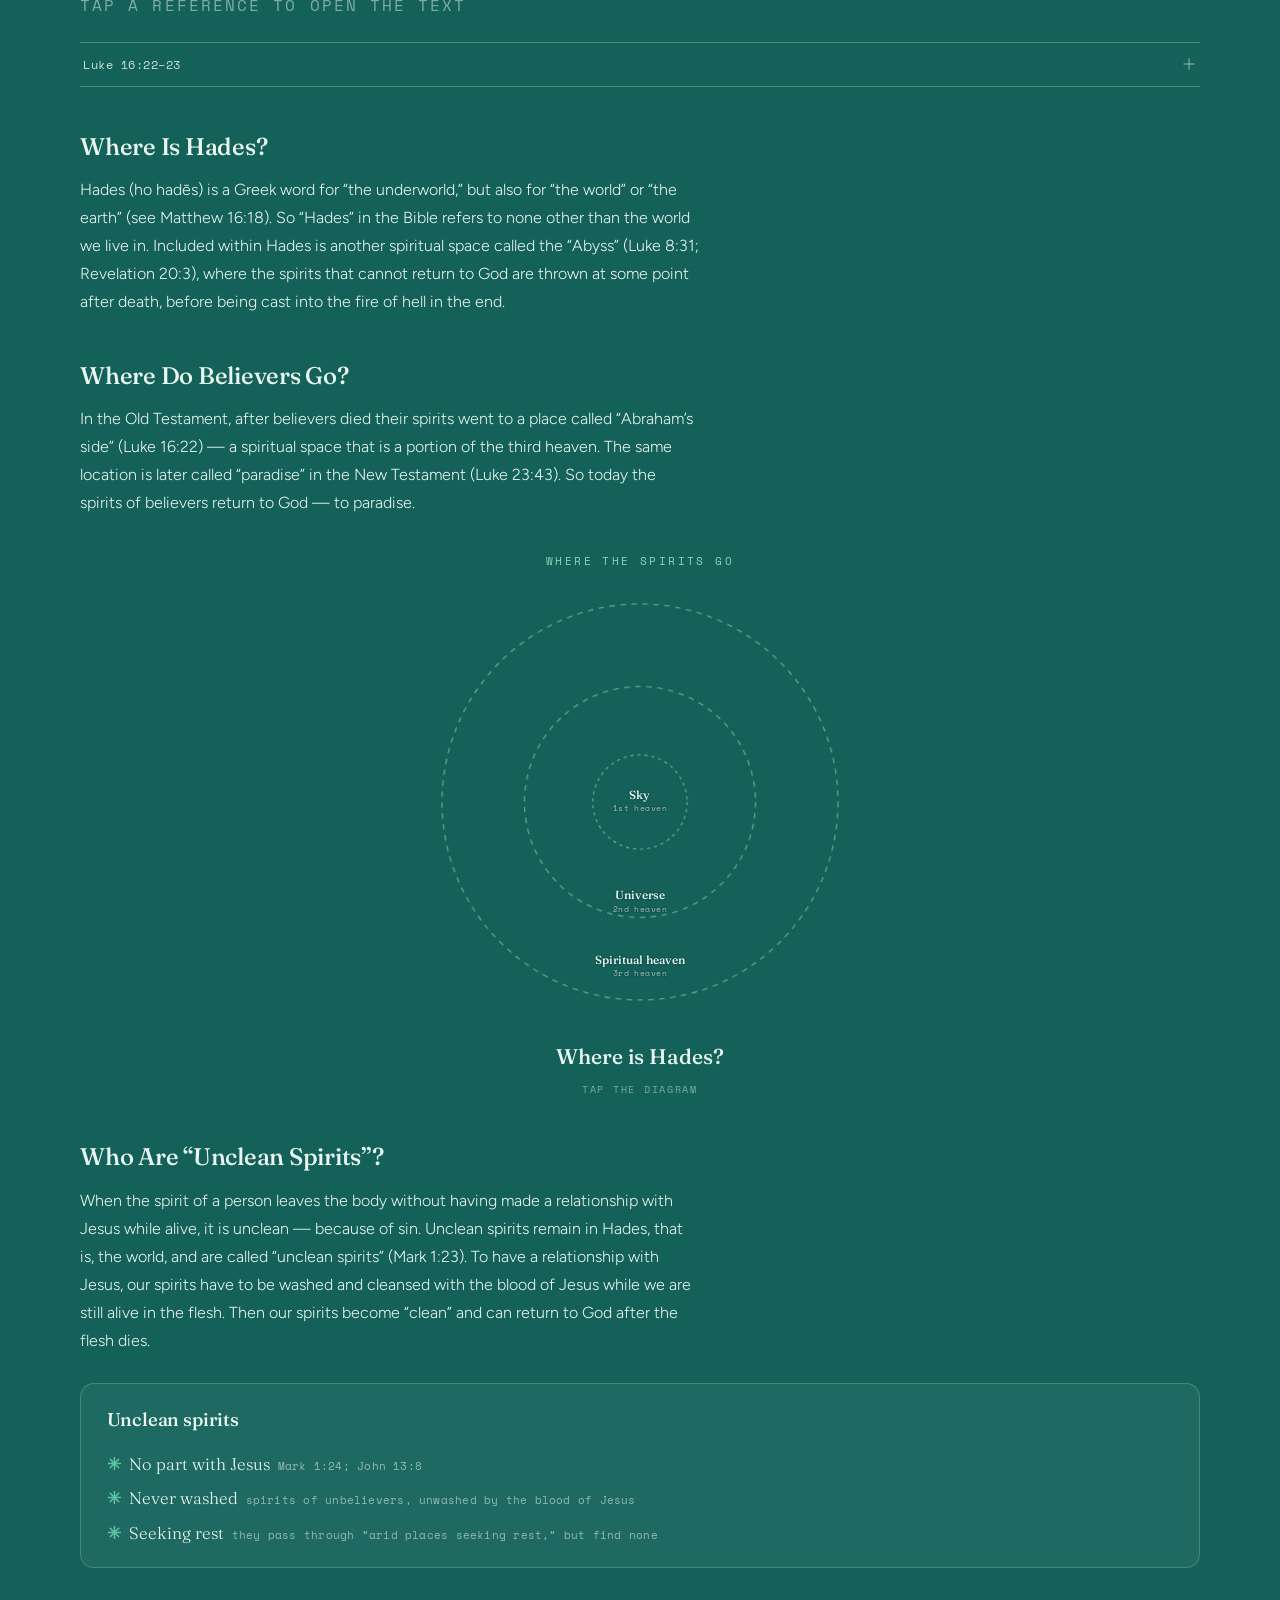
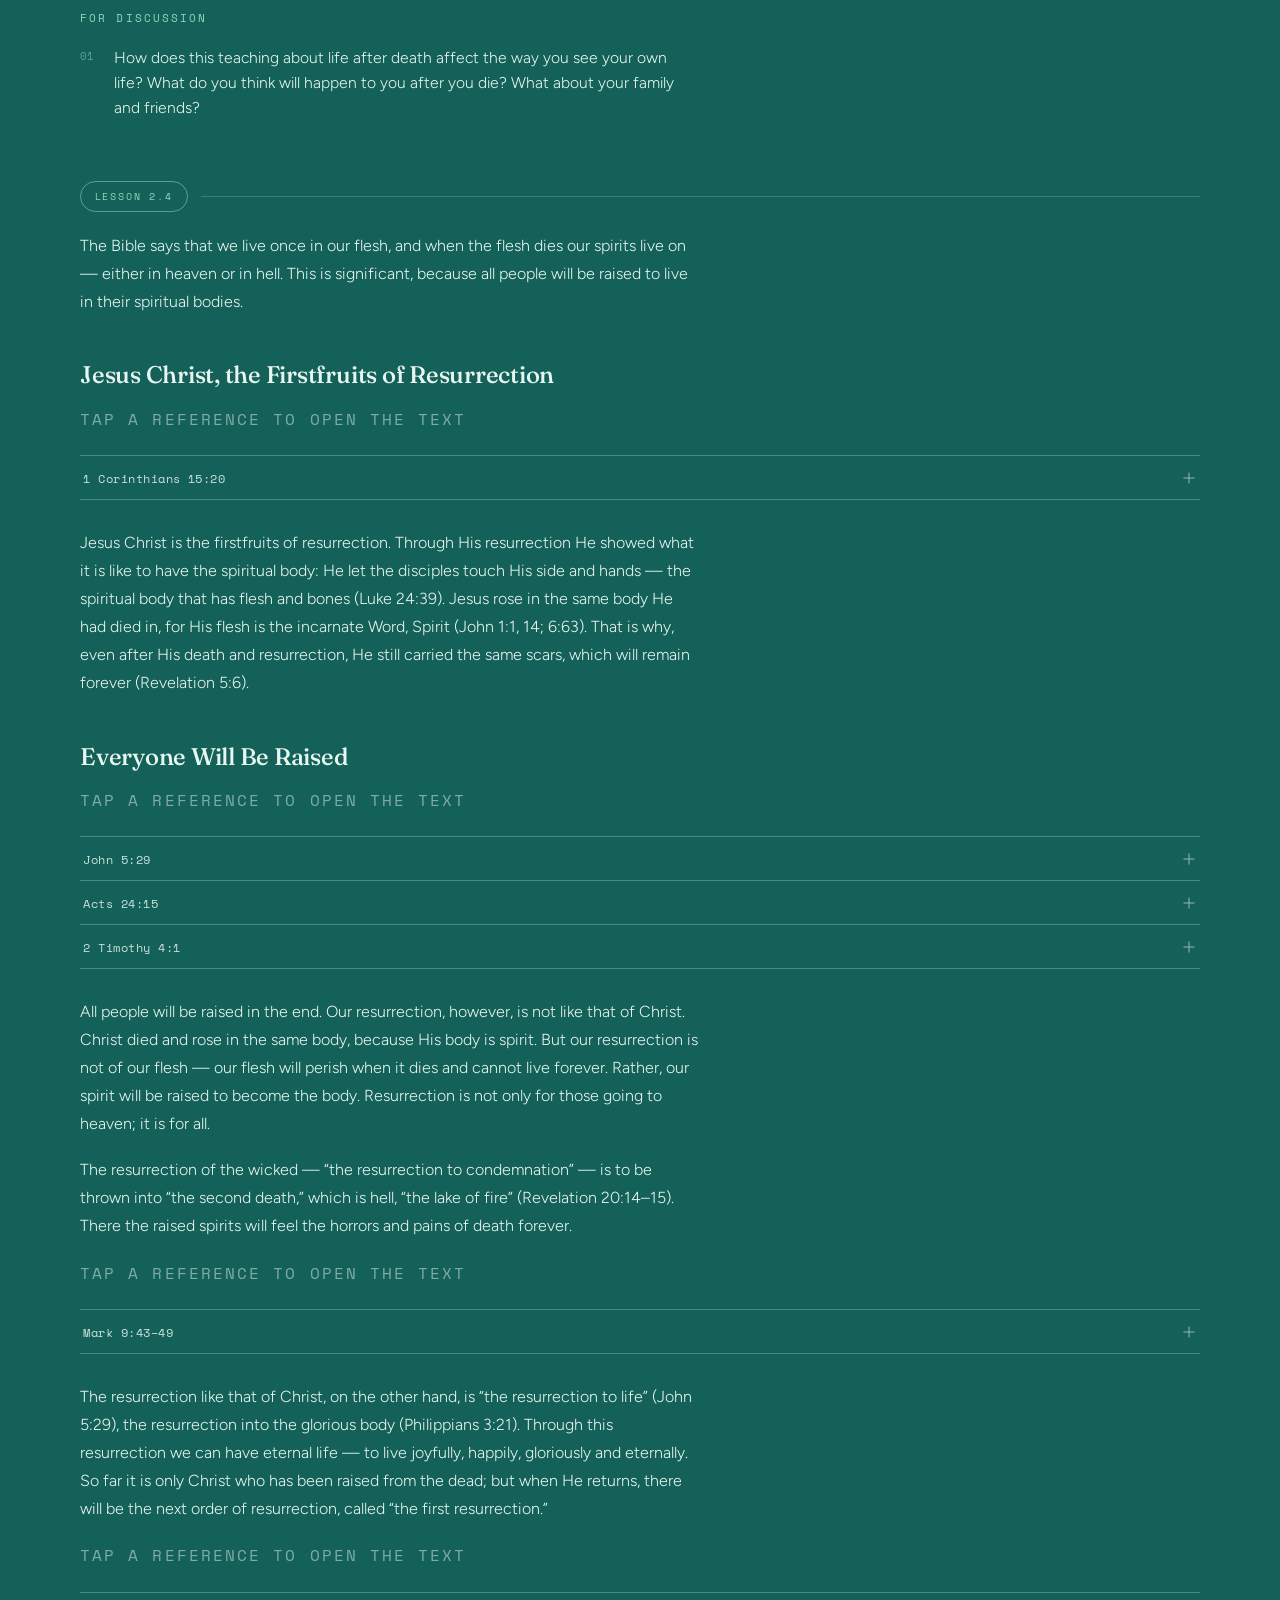
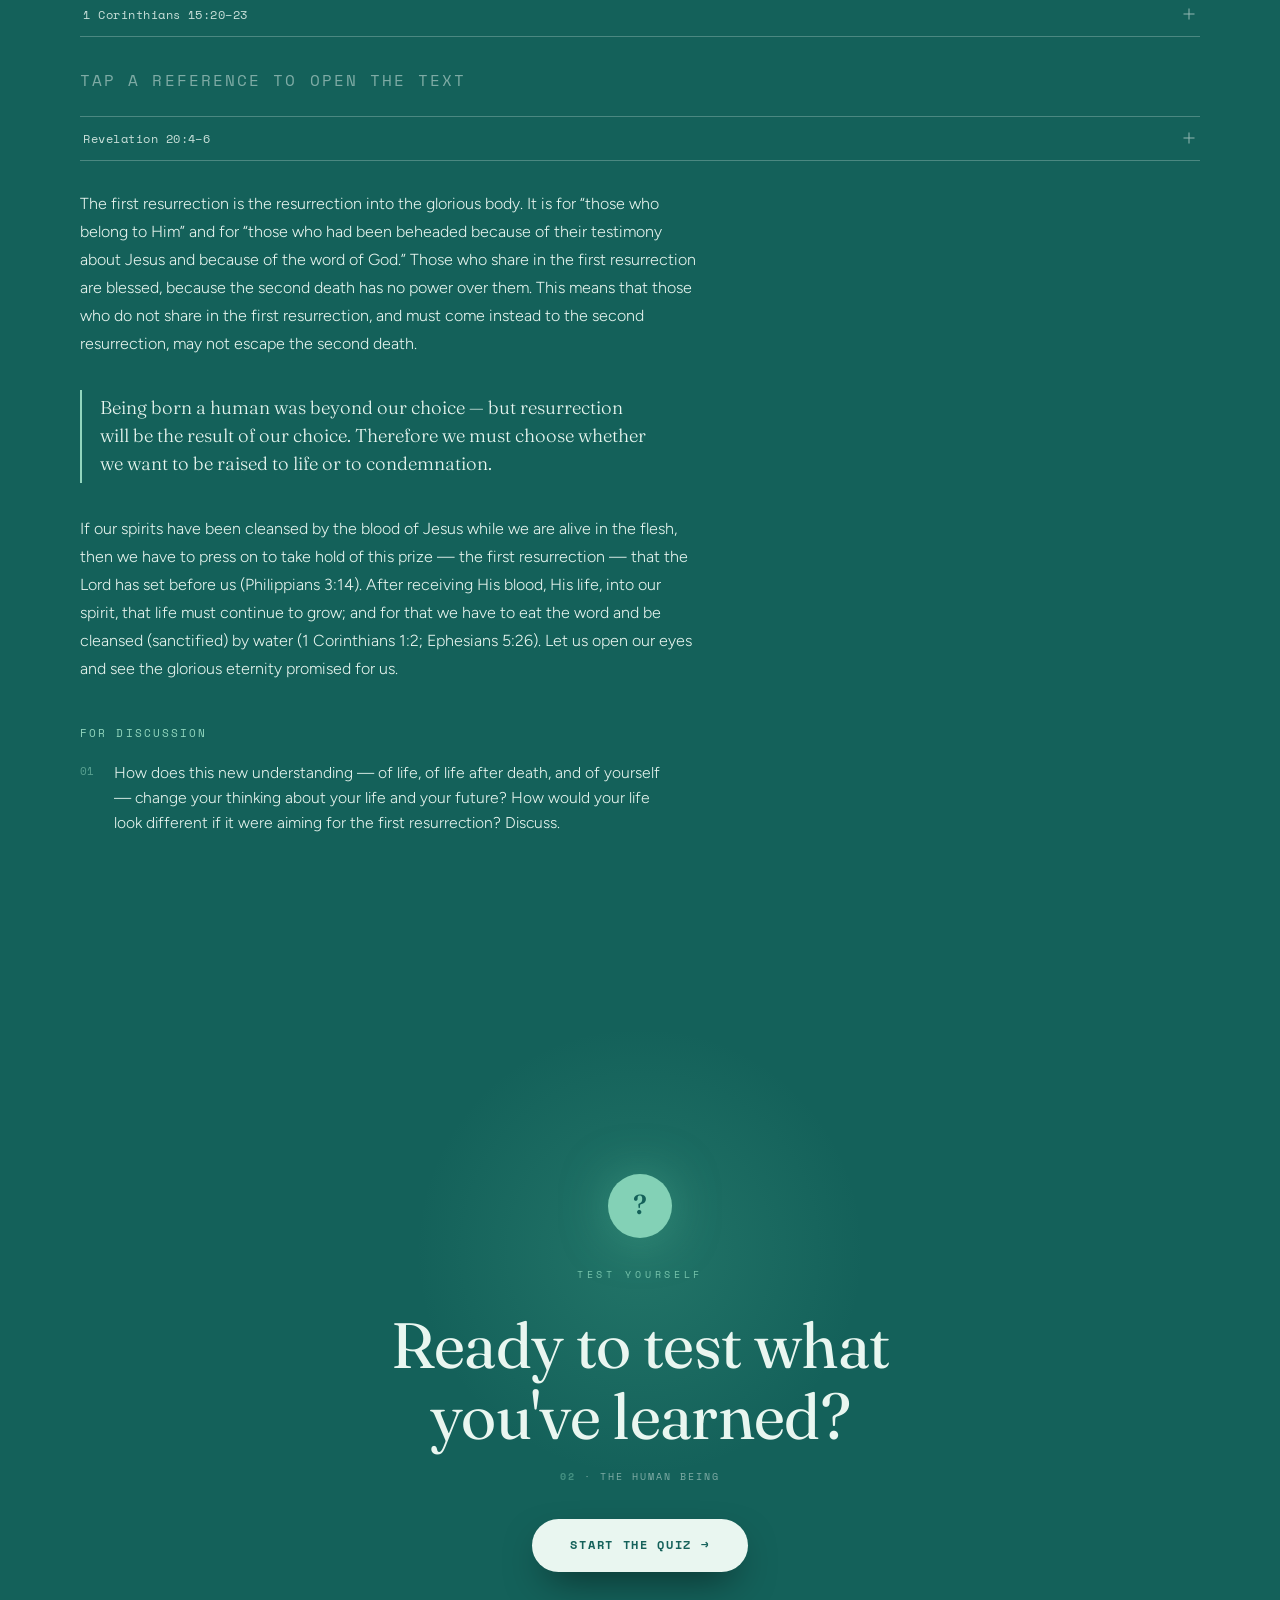
<file: step-2.html>
<!DOCTYPE html>
<html lang="en">
<head>
<meta charset="utf-8">
<meta name="viewport" content="width=device-width, initial-scale=1">
<title>The Spiritual World — The Gospel in Six Stages</title>
<link rel="preconnect" href="https://fonts.googleapis.com">
<link rel="preconnect" href="https://fonts.gstatic.com" crossorigin>
<link href="https://fonts.googleapis.com/css2?family=Fraunces:opsz,wght@9..144,300;9..144,500;9..144,700&family=Figtree:wght@300;400;500;600&family=Inter:wght@400;500;600;800;900&family=Space+Mono:wght@400;700&family=Noto+Sans+KR:wght@300;400;600&family=Noto+Sans+SC:wght@300;400;600&display=swap" rel="stylesheet">
<link rel="stylesheet" href="common.css">
</head>
<body>

<header class="bar">
  <a class="brand" id="brand" href="index.html"><span class="cur-dot" id="curDot"></span><span id="curText">Church of Jesus</span><span class="brand-abbr">COJ</span></a>
  <div class="bar-right">
    <nav class="langs" aria-label="Language">
      <button data-lang="en" aria-pressed="true">EN</button>
      <button data-lang="ko" aria-pressed="false">한국어</button>
      <button data-lang="zh" aria-pressed="false">中文</button>
      <button data-lang="es" aria-pressed="false">ES</button>
    </nav>
    <a class="nav-contact" id="navContact" href="mailto:mjcojhan@gmail.com">Contact <span aria-hidden="true">&#8599;</span></a>
  </div>
  <div class="bar-progress" id="prog"></div>
</header>

<nav class="rail" aria-label="Steps"><ol id="rail"></ol></nav>

<main id="app"></main>

<footer><div class="wrap" id="foot"></div></footer>

<script src="common.js"></script>
<script src="content/step-2.js"></script>
<script>G.init({page:"step-2"});</script>
</body>
</html>
</file>
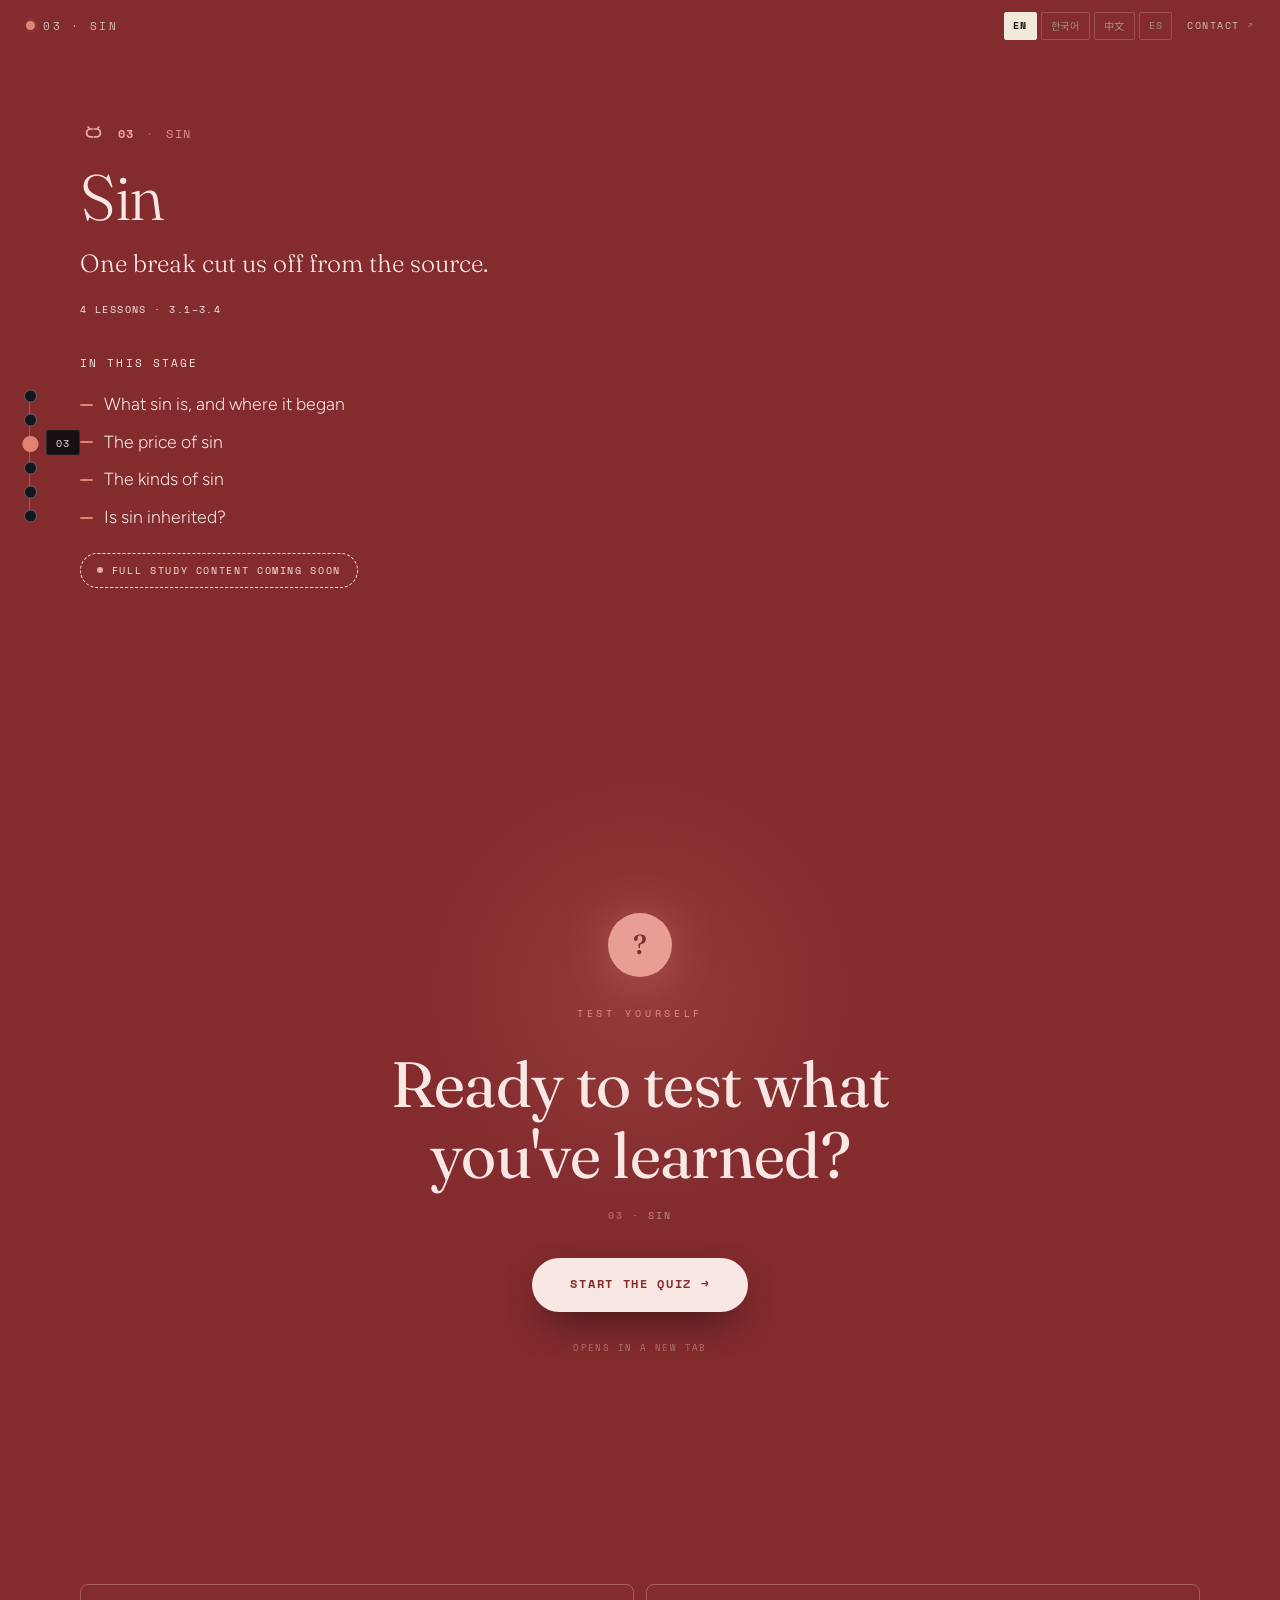
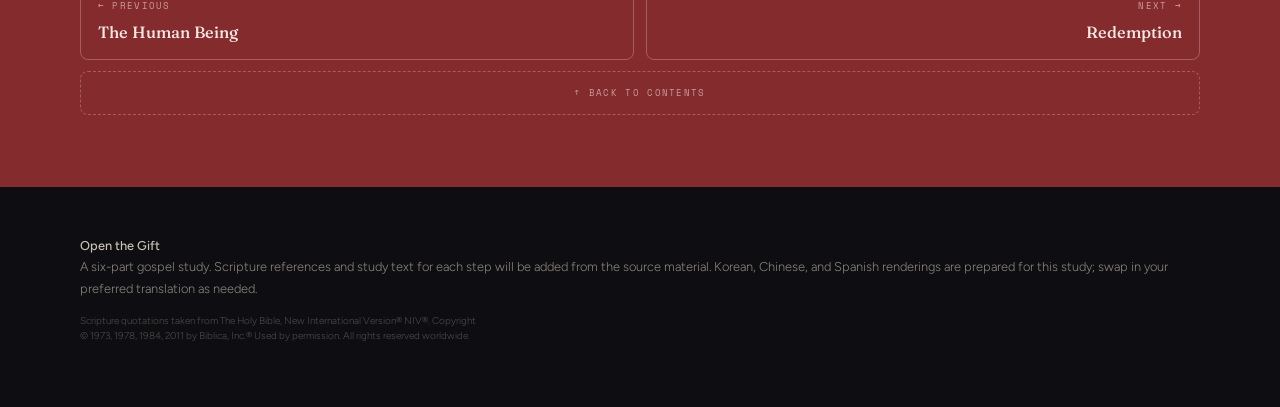
<file: step-3.html>
<!DOCTYPE html>
<html lang="en">
<head>
<meta charset="utf-8">
<meta name="viewport" content="width=device-width, initial-scale=1">
<title>The Human Being — The Gospel in Six Stages</title>
<link rel="preconnect" href="https://fonts.googleapis.com">
<link rel="preconnect" href="https://fonts.gstatic.com" crossorigin>
<link href="https://fonts.googleapis.com/css2?family=Fraunces:opsz,wght@9..144,300;9..144,500;9..144,700&family=Figtree:wght@300;400;500;600&family=Inter:wght@400;500;600;800;900&family=Space+Mono:wght@400;700&family=Noto+Sans+KR:wght@300;400;600&family=Noto+Sans+SC:wght@300;400;600&display=swap" rel="stylesheet">
<link rel="stylesheet" href="common.css">
</head>
<body>

<header class="bar">
  <a class="brand" id="brand" href="index.html"><span class="cur-dot" id="curDot"></span><span id="curText">Church of Jesus</span><span class="brand-abbr">COJ</span></a>
  <div class="bar-right">
    <nav class="langs" aria-label="Language">
      <button data-lang="en" aria-pressed="true">EN</button>
      <button data-lang="ko" aria-pressed="false">한국어</button>
      <button data-lang="zh" aria-pressed="false">中文</button>
      <button data-lang="es" aria-pressed="false">ES</button>
    </nav>
    <a class="nav-contact" id="navContact" href="mailto:mjcojhan@gmail.com">Contact <span aria-hidden="true">&#8599;</span></a>
  </div>
  <div class="bar-progress" id="prog"></div>
</header>

<nav class="rail" aria-label="Steps"><ol id="rail"></ol></nav>

<main id="app"></main>

<footer><div class="wrap" id="foot"></div></footer>

<script src="common.js"></script>
<script>G.init({page:"step-3"});</script>
</body>
</html>
</file>
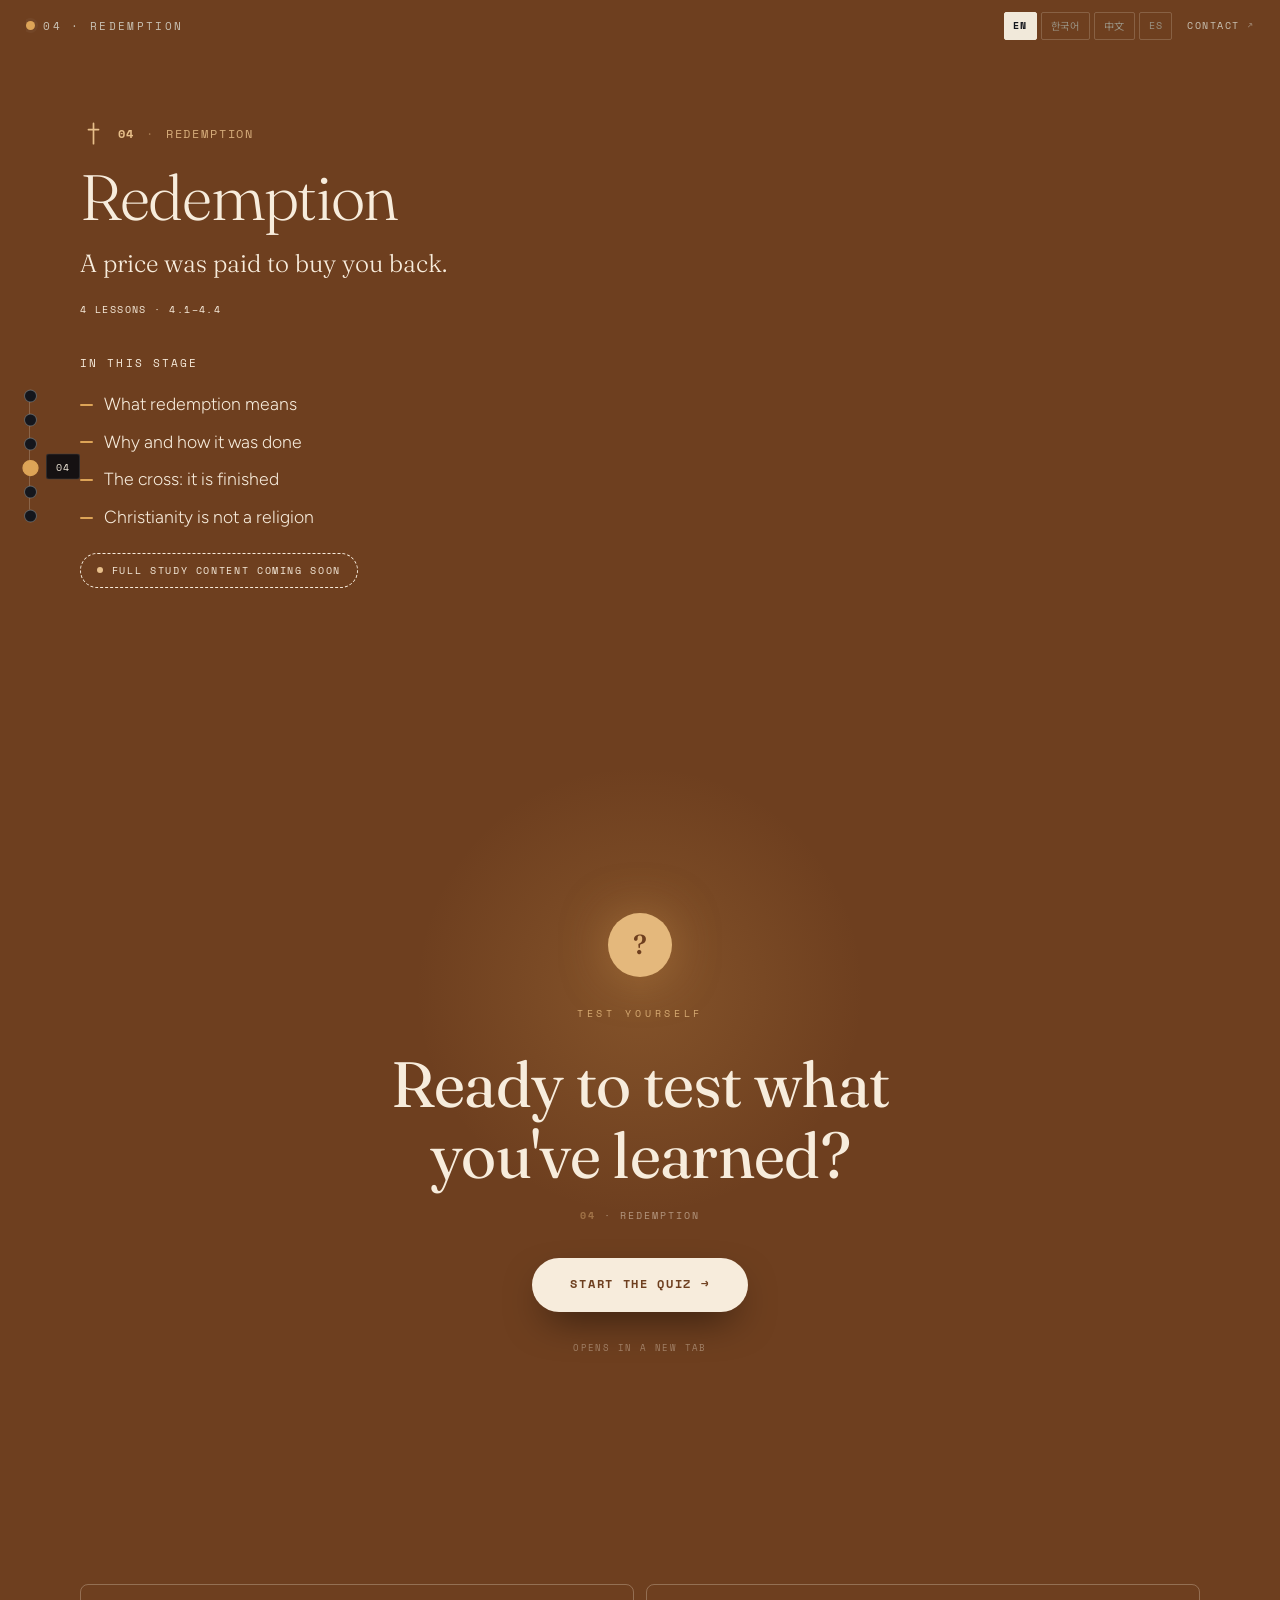
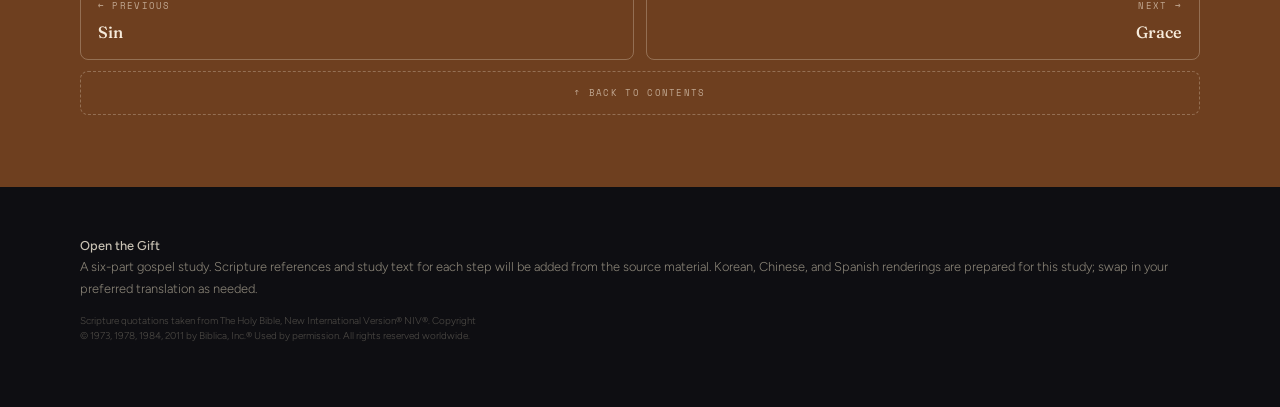
<file: step-4.html>
<!DOCTYPE html>
<html lang="en">
<head>
<meta charset="utf-8">
<meta name="viewport" content="width=device-width, initial-scale=1">
<title>Sin — The Gospel in Six Stages</title>
<link rel="preconnect" href="https://fonts.googleapis.com">
<link rel="preconnect" href="https://fonts.gstatic.com" crossorigin>
<link href="https://fonts.googleapis.com/css2?family=Fraunces:opsz,wght@9..144,300;9..144,500;9..144,700&family=Figtree:wght@300;400;500;600&family=Inter:wght@400;500;600;800;900&family=Space+Mono:wght@400;700&family=Noto+Sans+KR:wght@300;400;600&family=Noto+Sans+SC:wght@300;400;600&display=swap" rel="stylesheet">
<link rel="stylesheet" href="common.css">
</head>
<body>

<header class="bar">
  <a class="brand" id="brand" href="index.html"><span class="cur-dot" id="curDot"></span><span id="curText">Church of Jesus</span><span class="brand-abbr">COJ</span></a>
  <div class="bar-right">
    <nav class="langs" aria-label="Language">
      <button data-lang="en" aria-pressed="true">EN</button>
      <button data-lang="ko" aria-pressed="false">한국어</button>
      <button data-lang="zh" aria-pressed="false">中文</button>
      <button data-lang="es" aria-pressed="false">ES</button>
    </nav>
    <a class="nav-contact" id="navContact" href="mailto:mjcojhan@gmail.com">Contact <span aria-hidden="true">&#8599;</span></a>
  </div>
  <div class="bar-progress" id="prog"></div>
</header>

<nav class="rail" aria-label="Steps"><ol id="rail"></ol></nav>

<main id="app"></main>

<footer><div class="wrap" id="foot"></div></footer>

<script src="common.js"></script>
<script>G.init({page:"step-4"});</script>
</body>
</html>
</file>
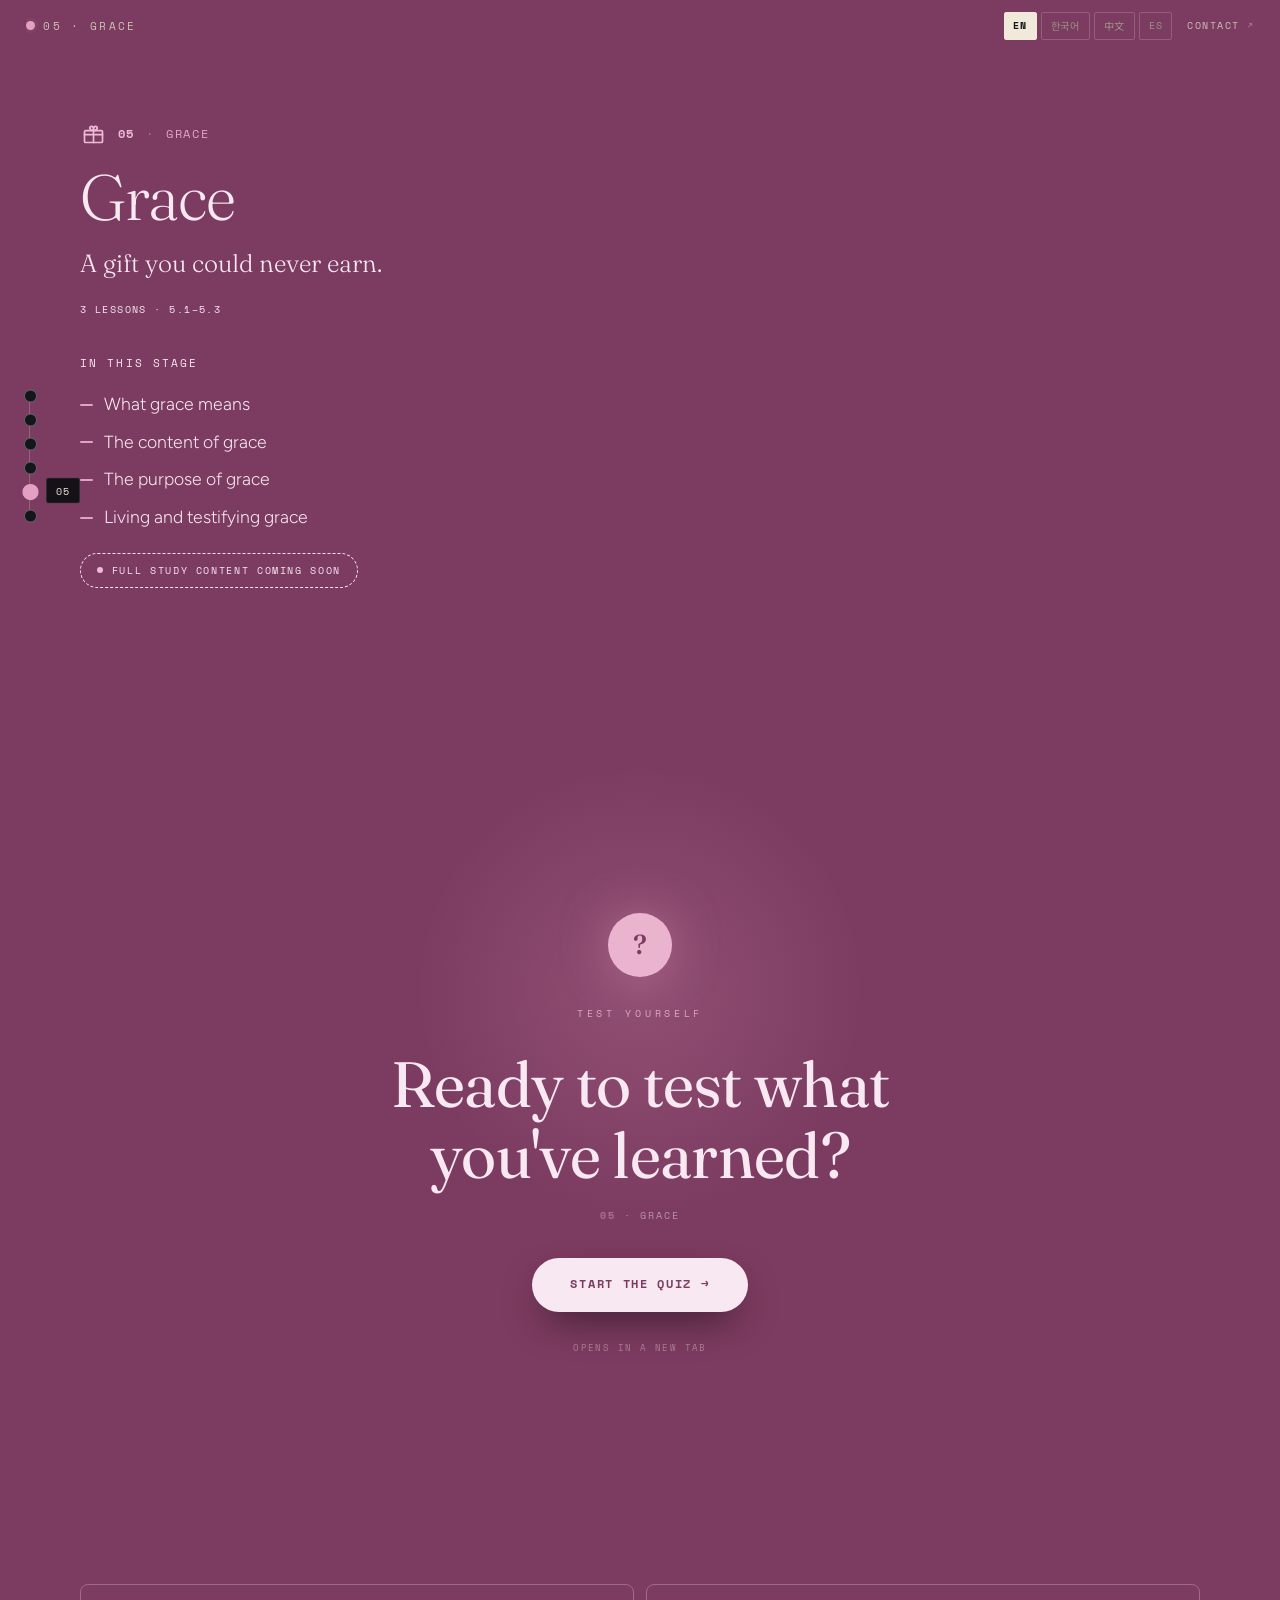
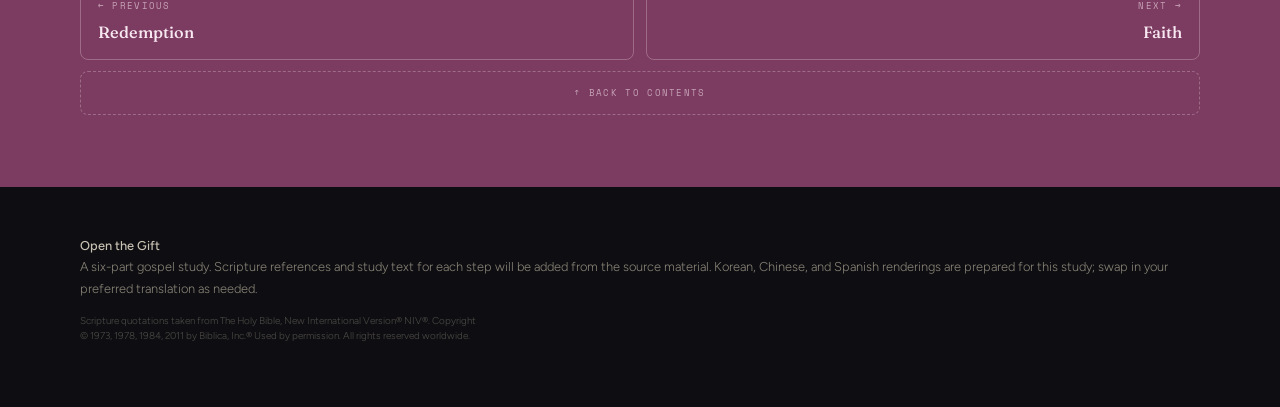
<file: step-5.html>
<!DOCTYPE html>
<html lang="en">
<head>
<meta charset="utf-8">
<meta name="viewport" content="width=device-width, initial-scale=1">
<title>Redemption — The Gospel in Six Stages</title>
<link rel="preconnect" href="https://fonts.googleapis.com">
<link rel="preconnect" href="https://fonts.gstatic.com" crossorigin>
<link href="https://fonts.googleapis.com/css2?family=Fraunces:opsz,wght@9..144,300;9..144,500;9..144,700&family=Figtree:wght@300;400;500;600&family=Inter:wght@400;500;600;800;900&family=Space+Mono:wght@400;700&family=Noto+Sans+KR:wght@300;400;600&family=Noto+Sans+SC:wght@300;400;600&display=swap" rel="stylesheet">
<link rel="stylesheet" href="common.css">
</head>
<body>

<header class="bar">
  <a class="brand" id="brand" href="index.html"><span class="cur-dot" id="curDot"></span><span id="curText">Church of Jesus</span><span class="brand-abbr">COJ</span></a>
  <div class="bar-right">
    <nav class="langs" aria-label="Language">
      <button data-lang="en" aria-pressed="true">EN</button>
      <button data-lang="ko" aria-pressed="false">한국어</button>
      <button data-lang="zh" aria-pressed="false">中文</button>
      <button data-lang="es" aria-pressed="false">ES</button>
    </nav>
    <a class="nav-contact" id="navContact" href="mailto:mjcojhan@gmail.com">Contact <span aria-hidden="true">&#8599;</span></a>
  </div>
  <div class="bar-progress" id="prog"></div>
</header>

<nav class="rail" aria-label="Steps"><ol id="rail"></ol></nav>

<main id="app"></main>

<footer><div class="wrap" id="foot"></div></footer>

<script src="common.js"></script>
<script>G.init({page:"step-5"});</script>
</body>
</html>
</file>
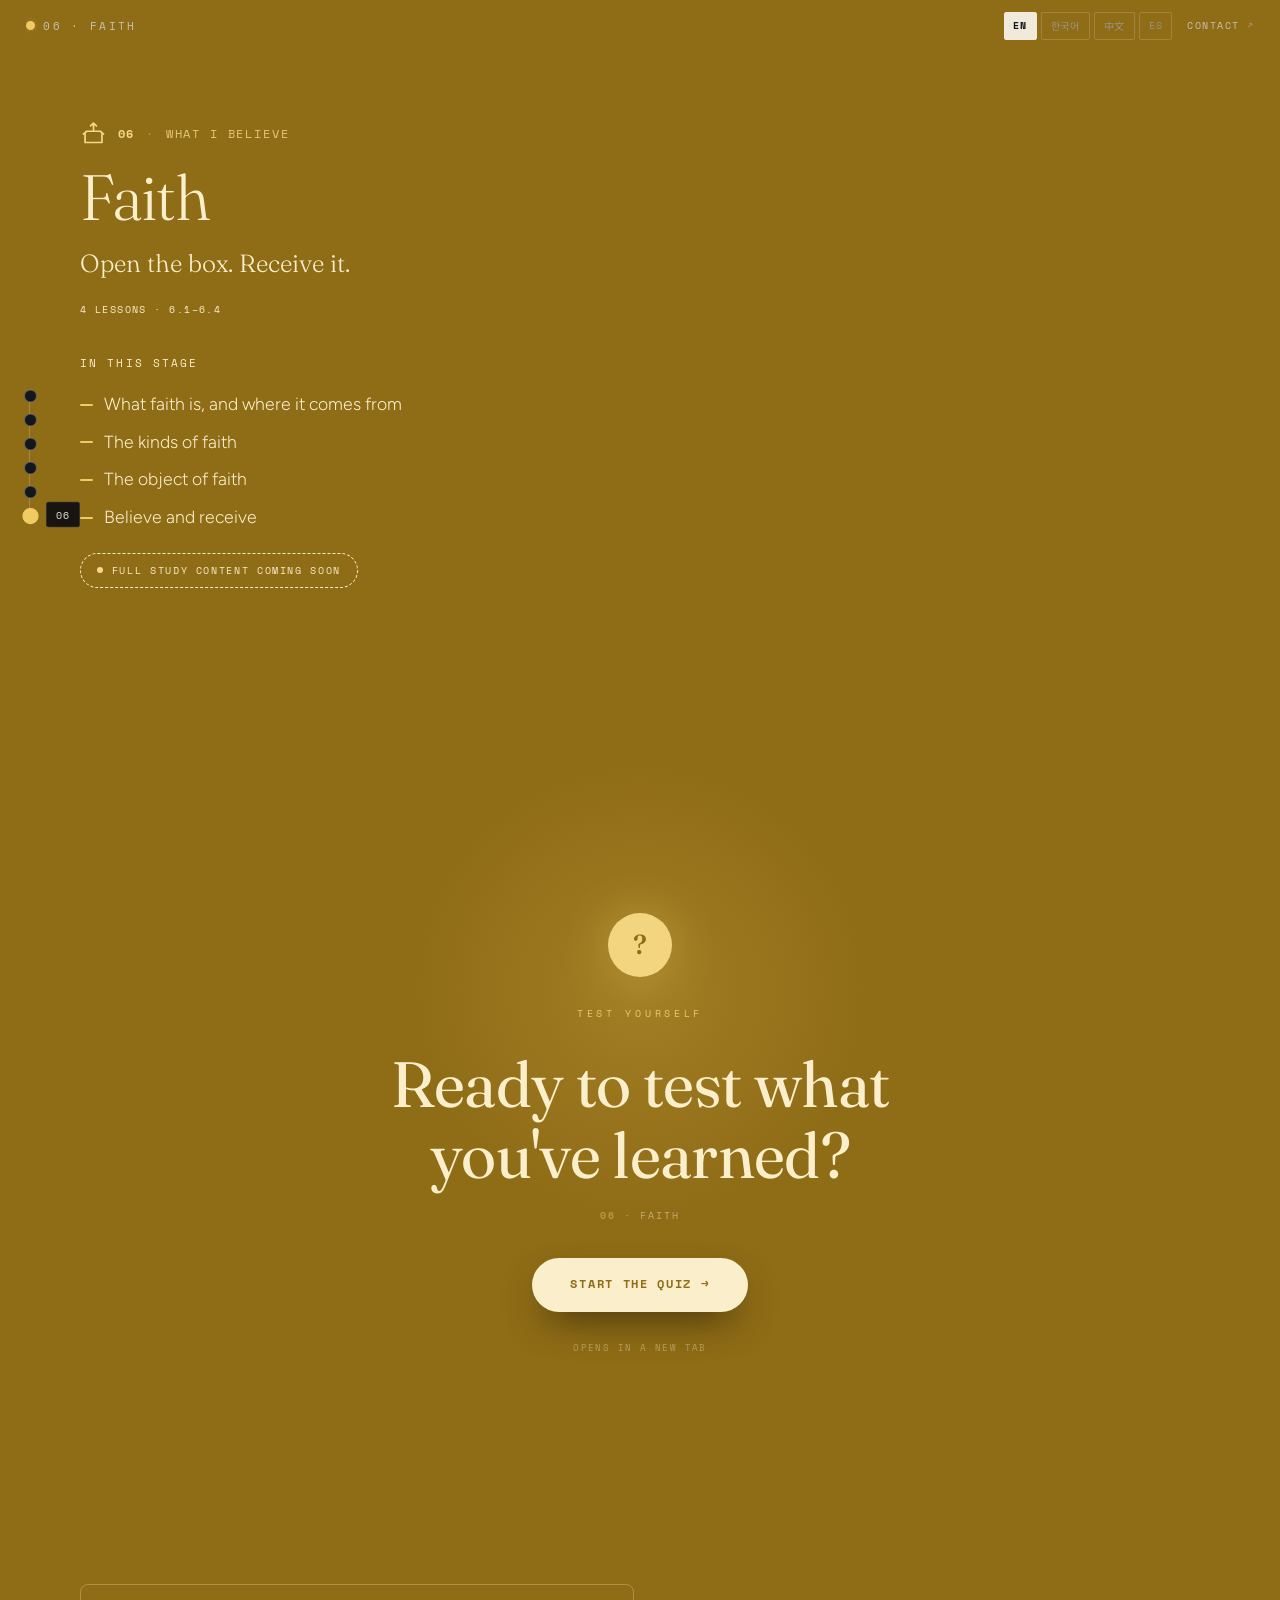
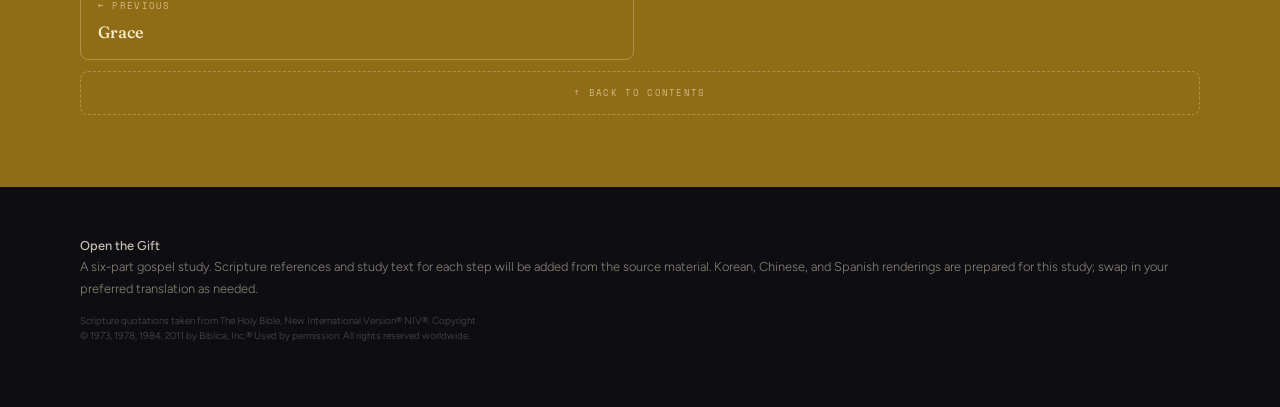
<file: step-6.html>
<!DOCTYPE html>
<html lang="en">
<head>
<meta charset="utf-8">
<meta name="viewport" content="width=device-width, initial-scale=1">
<title>Grace — The Gospel in Six Stages</title>
<link rel="preconnect" href="https://fonts.googleapis.com">
<link rel="preconnect" href="https://fonts.gstatic.com" crossorigin>
<link href="https://fonts.googleapis.com/css2?family=Fraunces:opsz,wght@9..144,300;9..144,500;9..144,700&family=Figtree:wght@300;400;500;600&family=Inter:wght@400;500;600;800;900&family=Space+Mono:wght@400;700&family=Noto+Sans+KR:wght@300;400;600&family=Noto+Sans+SC:wght@300;400;600&display=swap" rel="stylesheet">
<link rel="stylesheet" href="common.css">
</head>
<body>

<header class="bar">
  <a class="brand" id="brand" href="index.html"><span class="cur-dot" id="curDot"></span><span id="curText">Church of Jesus</span><span class="brand-abbr">COJ</span></a>
  <div class="bar-right">
    <nav class="langs" aria-label="Language">
      <button data-lang="en" aria-pressed="true">EN</button>
      <button data-lang="ko" aria-pressed="false">한국어</button>
      <button data-lang="zh" aria-pressed="false">中文</button>
      <button data-lang="es" aria-pressed="false">ES</button>
    </nav>
    <a class="nav-contact" id="navContact" href="mailto:mjcojhan@gmail.com">Contact <span aria-hidden="true">&#8599;</span></a>
  </div>
  <div class="bar-progress" id="prog"></div>
</header>

<nav class="rail" aria-label="Steps"><ol id="rail"></ol></nav>

<main id="app"></main>

<footer><div class="wrap" id="foot"></div></footer>

<script src="common.js"></script>
<script>G.init({page:"step-6"});</script>
</body>
</html>
</file>
<file: common.css>
:root{
  --paper:#F1E9DA;
  --ink:#14161C;
  --display:"Fraunces",Georgia,serif;
  --grotesk:"Inter","Figtree","Noto Sans KR","Noto Sans SC",system-ui,sans-serif;
  --body:"Figtree","Noto Sans KR","Noto Sans SC",system-ui,sans-serif;
  --mono:"Space Mono","Noto Sans KR",monospace;
  --wide:min(1120px,100% - 2.5rem);
}
*{box-sizing:border-box}
html{scroll-behavior:smooth}
/* full-frame page transitions are driven by JS (wirePager) for a crisp, animated feel */
html{scroll-snap-type:none}
body{
  margin:0;background:var(--ink);color:var(--paper);
  font-family:var(--body);font-weight:300;font-size:17px;line-height:1.72;
  -webkit-font-smoothing:antialiased;
}
@media (prefers-reduced-motion:reduce){html{scroll-behavior:auto}*{animation:none!important;transition:none!important}}

/* ---------- top bar ---------- */
.bar{
  position:fixed;top:0;left:0;right:0;z-index:60;
  display:flex;align-items:center;justify-content:space-between;gap:1rem;
  padding:.72rem clamp(.9rem,3vw,1.6rem);
  background:transparent;border-bottom:1px solid transparent;
  transition:background .3s ease,border-color .3s ease,backdrop-filter .3s ease,padding .3s ease;
}
.bar.scrolled{background:rgba(14,14,18,.8);backdrop-filter:blur(14px);border-bottom-color:rgba(241,233,218,.13);padding-top:.55rem;padding-bottom:.55rem}
.brand{display:flex;align-items:center;gap:.55rem;min-width:0;font-family:var(--mono);font-size:.66rem;letter-spacing:.22em;text-transform:uppercase;color:#C9C2B4;white-space:nowrap;overflow:hidden;text-overflow:ellipsis;text-decoration:none}
.bar-right{display:flex;align-items:center;gap:clamp(.5rem,1.6vw,.95rem);flex:none}
.nav-contact{font-family:var(--mono);font-size:.64rem;letter-spacing:.14em;text-transform:uppercase;color:#C9C2B4;text-decoration:none;transition:.18s;white-space:nowrap}
.nav-contact:hover{color:#F1E9DA}
.nav-contact span{opacity:.55}
.brand-abbr{display:none;font-family:var(--mono);font-size:.72rem;letter-spacing:.18em;color:#C9C2B4}
@media(max-width:520px){
  .bar{padding-left:.85rem;padding-right:.85rem;gap:.5rem}
  .brand .cur-dot,.brand #curText{display:none}
  .brand-abbr{display:inline}
  .nav-contact{display:none}
  .bar-right{gap:.3rem}
  .langs button{padding:.32rem .42rem;font-size:.58rem;letter-spacing:.03em}
}
.cur-dot{flex:none;width:9px;height:9px;border-radius:50%;background:transparent;opacity:0;
  transition:background .3s ease,opacity .3s ease;box-shadow:0 0 0 3px rgba(255,255,255,.04)}
#curText{white-space:nowrap;overflow:hidden;text-overflow:ellipsis;transition:color .25s ease}
.langs{display:flex;gap:.25rem;flex:none}
.langs button{
  font-family:var(--mono);font-size:.64rem;letter-spacing:.08em;
  background:transparent;color:#9A9384;border:1px solid rgba(241,233,218,.2);
  padding:.34rem .55rem;border-radius:2px;cursor:pointer;transition:.18s;
}
.langs button:hover{color:#F1E9DA;border-color:rgba(241,233,218,.5)}
.langs button[aria-pressed="true"]{background:#F1E9DA;color:#14161C;border-color:#F1E9DA;font-weight:700}
.bar-progress{position:absolute;left:0;bottom:-1px;height:2px;background:currentColor;width:0;color:#8B9BEC;transition:width .12s linear}

/* ---------- left rail ---------- */
.rail{position:fixed;left:24px;top:50%;transform:translateY(-50%);z-index:50;display:none}
@media(min-width:1200px){.rail{display:block}}
.rail ol{list-style:none;margin:0;padding:0;position:relative}
.rail ol::before{content:"";position:absolute;left:5px;top:6px;bottom:6px;width:1px;background:rgba(241,233,218,.22)}
.rail li{position:relative;padding:0 0 24px 0;min-height:11px}
.rail li:last-child{padding-bottom:0}
.rail a{position:absolute;left:22px;top:-3px;white-space:nowrap;text-decoration:none;color:#F1E9DA;
  font-family:var(--mono);font-size:.6rem;letter-spacing:.14em;text-transform:uppercase;
  opacity:0;pointer-events:none;transform:translateX(-4px);transition:.22s;
  background:rgba(14,14,18,.92);padding:.24rem .55rem;border-radius:3px;border:1px solid rgba(241,233,218,.12)}
.rail li::before{content:"";position:absolute;left:0;top:5px;width:11px;height:11px;border-radius:50%;border:1px solid rgba(241,233,218,.35);background:var(--ink);transition:.25s;cursor:pointer}
.rail li:hover::before{border-color:var(--dot)}
.rail li[data-on="1"]::before{background:var(--dot);border-color:var(--dot);transform:scale(1.25)}
.rail li:hover a,.rail li[data-on="1"] a{opacity:1;pointer-events:auto;transform:none}

/* ---------- sections ---------- */
main{padding-top:0}
.field{
  background:var(--field);color:var(--fg);
  padding:clamp(5.5rem,11vw,7.5rem) 0 clamp(4.5rem,9vw,6rem);
  position:relative;overflow:hidden;
  --mark:color-mix(in srgb,var(--dot,#8B9BEC) 62%,var(--fg));
}
.wrap{width:var(--wide);margin:0 auto;position:relative;z-index:2}
.eyebrow{font-family:var(--mono);font-size:.68rem;letter-spacing:.26em;text-transform:uppercase;opacity:.62;margin:0 0 1.1rem}
h1{font-family:var(--display);font-weight:300;font-size:clamp(3rem,10vw,6rem);line-height:.95;margin:0 0 1.3rem;letter-spacing:-.02em}
h2{font-family:var(--display);font-weight:300;font-size:clamp(2.3rem,7vw,4rem);line-height:1.0;margin:.2rem 0 1rem;letter-spacing:-.02em}
p{margin:0 0 1.15rem;max-width:60ch}
.lead{font-family:var(--display);font-weight:300;font-size:clamp(1.2rem,3.2vw,1.55rem);line-height:1.5;opacity:.95;max-width:34ch}
.hairline{height:1px;background:currentColor;opacity:.22;margin:2.4rem 0;border:0}
.numeral{font-family:var(--display);font-weight:300;font-size:.95rem;letter-spacing:.3em;opacity:.9;display:block;margin-bottom:.4rem;color:var(--mark)}
.thread-tag{
  display:inline-flex;align-items:center;gap:.6rem;
  font-family:var(--mono);font-size:.7rem;letter-spacing:.14em;text-transform:uppercase;
  border:1px solid currentColor;border-radius:999px;padding:.4rem .95rem;opacity:.85;margin-bottom:1.6rem;
}
.thread-tag i{width:6px;height:6px;border-radius:50%;background:var(--mark);font-style:normal}

/* ---------- intro splash — Osvald-style corner layout on cosmic bg ---------- */
#intro{position:relative;height:100vh;height:100svh;min-height:600px;overflow:hidden;color:#F3EFE7;
  background:radial-gradient(120% 92% at 50% 6%, #1c2c62 0%, #131a3c 32%, #0a0c1a 68%, #05060c 100%)}
#stars{position:absolute;inset:0;width:100%;height:100%;display:block;z-index:1}
.intro-neb{position:absolute;inset:0;z-index:0;filter:blur(8px);
  background:
   radial-gradient(38% 30% at 22% 32%, rgba(126,96,224,.28), transparent 70%),
   radial-gradient(44% 32% at 80% 66%, rgba(66,150,222,.22), transparent 70%),
   radial-gradient(34% 24% at 62% 18%, rgba(224,120,182,.16), transparent 70%)}
/* faint vertical guide lines (Osvald signature) */
.intro-guides{position:absolute;top:0;bottom:0;left:50%;transform:translateX(-50%);width:min(1440px,94%);z-index:2;pointer-events:none;display:grid;grid-template-columns:repeat(4,1fr)}
.intro-guides span{border-left:1px solid rgba(241,233,218,.055)}
.intro-guides span:first-child{border-left:0}
.intro-vignette{position:absolute;inset:0;z-index:2;pointer-events:none;
  background:radial-gradient(120% 80% at 50% 45%, transparent 55%, rgba(4,5,10,.55) 100%)}
/* centred headline */
.intro-inner{position:absolute;inset:0;z-index:3;display:flex;align-items:center;justify-content:center;
  text-align:center;padding:0 clamp(1rem,5vw,3rem);will-change:transform,opacity}
.intro-title{font-family:var(--grotesk);font-weight:800;font-size:clamp(2.7rem,10.5vw,8.4rem);line-height:.98;letter-spacing:-.035em;margin:0}
.intro-title .line{display:block;overflow:hidden;padding-bottom:.05em}
.intro-title .rise{display:inline-block;transform:translateY(118%);
  color:#EFEADE;
  background:linear-gradient(100deg,#E9E3D5 0%,#E9E3D5 41%,#FFFFFF 48%,#F4EEFB 52%,#D6C6F0 57%,#E9E3D5 64%,#E9E3D5 100%);
  background-size:240% 100%;background-position:130% 0;
  -webkit-background-clip:text;background-clip:text;-webkit-text-fill-color:transparent;
  filter:drop-shadow(0 2px 46px rgba(130,160,255,.3));
  animation:rise 1.2s cubic-bezier(.16,1,.3,1) forwards, sheen 8s ease-in-out 1.7s infinite}
.intro-title .line:nth-child(1) .rise{animation-delay:.45s,1.7s}
.intro-title .line:nth-child(2) .rise{animation-delay:.6s,1.85s}
@keyframes rise{to{transform:translateY(0)}}
@keyframes sheen{0%{background-position:135% 0}100%{background-position:-35% 0}}
/* four-corner foot: overview | scroll | credit */
.intro-foot{position:absolute;left:0;right:0;bottom:0;z-index:4;
  display:grid;grid-template-columns:1fr auto 1fr;align-items:end;gap:clamp(.8rem,3vw,2rem);
  padding:clamp(1.1rem,3.2vw,2rem) clamp(1.2rem,4vw,2.6rem);will-change:transform,opacity}
.intro-ov{max-width:36ch;animation:introFade 1.4s ease .7s both}
.intro-ov-label{display:inline-flex;align-items:center;gap:.55rem;font-family:var(--mono);font-size:.6rem;letter-spacing:.2em;text-transform:uppercase;opacity:.68;margin-bottom:.6rem}
.intro-ov-label::before{content:"";width:22px;height:1px;background:currentColor;opacity:.7}
.intro-ov-text{font-size:clamp(.8rem,1.5vw,.92rem);line-height:1.55;opacity:.8;margin:0;color:#E7E1D3}
.intro-scroll{justify-self:center;align-self:end;display:inline-flex;flex-direction:column;align-items:center;gap:.55rem;
  background:none;border:0;cursor:pointer;color:#F3EFE7;font-family:var(--mono);font-size:.58rem;letter-spacing:.24em;text-transform:uppercase;
  opacity:.82;transition:opacity .2s ease;animation:introFade 1.6s ease .85s both}
.intro-scroll:hover{opacity:1}
.intro-scroll .chev{width:22px;height:22px}
.intro-scroll .chev svg{width:100%;height:100%;display:block;animation:chevBounce 1.9s ease-in-out infinite}
.intro-by{justify-self:end;text-align:right;align-self:end;font-family:var(--mono);font-size:.62rem;letter-spacing:.14em;text-transform:uppercase;opacity:.72;white-space:nowrap;color:#E7E1D3;animation:introFade 1.4s ease .95s both}
.intro-by i{font-style:normal;opacity:.4;margin:0 .3em}
@keyframes chevBounce{0%,100%{transform:translateY(-1px);opacity:.55}50%{transform:translateY(6px);opacity:1}}
@keyframes introFade{from{opacity:0;transform:translateY(14px)}to{opacity:1;transform:none}}
@media(max-width:760px){
  .intro-foot{display:flex;flex-direction:column;align-items:flex-start;gap:1.1rem}
  .intro-ov{order:1;max-width:none}
  .intro-by{order:2;justify-self:auto;text-align:left;align-self:flex-start}
  .intro-scroll{order:3;align-self:center;align-items:center;justify-self:auto;margin-top:.2rem}
  .intro-guides{grid-template-columns:repeat(2,1fr)}
}
@media(prefers-reduced-motion:reduce){
  .intro-title .rise{transform:none;animation:none;background-position:50% 0}
  .intro-scroll .chev svg,.intro-ov,.intro-by,.intro-scroll{animation:none!important}}

/* ---------- hero / contents ---------- */
#top{background:var(--ink);color:var(--paper);min-height:100svh;display:flex;align-items:center;
  padding-top:clamp(5rem,9vw,6.5rem);padding-bottom:clamp(3rem,6vw,4.5rem)}
#top > .wrap{width:var(--wide)}
footer{scroll-snap-align:end}
.hero-grid{display:grid;grid-template-columns:minmax(0,.92fr) minmax(0,1.08fr);gap:clamp(2rem,5vw,4.5rem);align-items:start}
@media(max-width:900px){.hero-grid{grid-template-columns:1fr;gap:2.5rem}}
.hero-sub{font-family:var(--display);font-weight:300;font-size:clamp(1.2rem,3vw,1.5rem);line-height:1.45;color:#E9C46A;max-width:26ch;margin:0 0 1.6rem}
.hero-intro{max-width:42ch;opacity:.9;font-size:1rem;line-height:1.75}

/* contents label + cards */
.cards-head{font-family:var(--mono);font-size:.66rem;letter-spacing:.24em;text-transform:uppercase;opacity:.55;margin:.3rem 0 1.2rem;display:flex;align-items:center;gap:.8rem}
.cards-head::after{content:"";flex:1;height:1px;background:currentColor;opacity:.22}
.cards{display:grid;grid-template-columns:repeat(2,1fr);gap:.85rem}
@media(min-width:1080px){.cards{grid-template-columns:repeat(3,1fr)}}
@media(max-width:900px){.cards{grid-template-columns:repeat(3,1fr)}}
@media(max-width:620px){.cards{grid-template-columns:repeat(2,1fr)}}
@media(max-width:380px){.cards{grid-template-columns:1fr}}
.card{
  position:relative;display:flex;flex-direction:column;text-decoration:none;color:var(--paper);
  background:#20222B;border:1px solid rgba(241,233,218,.1);border-radius:4px;
  padding:1.3rem 1.15rem 1.2rem;min-height:190px;overflow:hidden;
  transition:transform .28s cubic-bezier(.2,.7,.2,1),border-color .28s ease,background .28s ease,box-shadow .28s ease;
}
.card::before{content:"";position:absolute;left:0;top:0;right:0;height:3px;background:var(--dot);opacity:.9;transform:scaleX(1);transform-origin:left}
.card:hover,.card:focus-visible{transform:translateY(-4px);background:#262935;border-color:color-mix(in srgb,var(--dot) 55%,transparent);box-shadow:0 14px 34px -18px var(--dot)}
.card-top{display:flex;align-items:center;justify-content:space-between;margin-bottom:1.15rem}
.card-num{font-family:var(--mono);font-size:.64rem;letter-spacing:.16em;color:var(--dot)}
.card-ic{width:30px;height:30px;color:var(--dot)}
.card-ic svg{width:100%;height:100%;display:block}
.card-title{font-family:var(--display);font-weight:500;font-size:clamp(1.2rem,1.02rem + .7vw,1.42rem);line-height:1.14;margin:0;overflow-wrap:break-word;hyphens:auto}
.card-rule{width:26px;height:2px;background:var(--dot);opacity:.7;margin:.65rem 0 .6rem}
.card-sub{font-family:var(--mono);font-size:.6rem;letter-spacing:.14em;text-transform:uppercase;opacity:.6;margin:0}
.card-teaser{font-size:.9rem;line-height:1.55;opacity:.84;margin:.7rem 0 .2rem}
.card .card-teaser{margin-bottom:auto}
.points{list-style:none;margin:.85rem 0 0;padding:0;display:grid;gap:.42rem}
.points li{position:relative;padding-left:.95rem;font-size:.8rem;line-height:1.4;opacity:.84}
.points li::before{content:"";position:absolute;left:0;top:.6em;width:6px;height:2px;background:var(--dot);border-radius:2px}
.card .points{margin-bottom:auto}
.card-foot{display:flex;align-items:center;justify-content:space-between;gap:.55rem;flex-wrap:wrap;margin-top:auto;padding-top:1.1rem}
.card-meta{font-family:var(--mono);font-size:.56rem;letter-spacing:.1em;text-transform:uppercase;opacity:.5}
.stage-meta{font-family:var(--mono);font-size:.64rem;letter-spacing:.14em;text-transform:uppercase;opacity:.6;margin-top:.5rem}
.stage-sub{font-family:var(--mono);font-weight:400;font-size:.66rem;letter-spacing:.2em;text-transform:uppercase;opacity:.6;margin:2.2rem 0 .1rem}
.points-lg{gap:.7rem;margin-top:1.2rem;max-width:52ch}
.points-lg li{padding-left:1.5rem;font-size:clamp(.98rem,2.4vw,1.1rem);line-height:1.5;opacity:.94}
.points-lg li::before{top:.72em;width:13px;height:2px}
.card-go{display:inline-flex;align-items:center;align-self:flex-start;gap:.45rem;
  font-family:var(--mono);font-size:.62rem;letter-spacing:.16em;text-transform:uppercase;
  color:var(--dot);background:color-mix(in srgb,var(--dot) 14%,transparent);
  border:1px solid color-mix(in srgb,var(--dot) 45%,transparent);border-radius:999px;
  padding:.5rem .95rem;transition:background .25s ease,color .25s ease,transform .25s ease}
.card-go .arw{transition:transform .25s ease}
.card:hover .card-go,.card:focus-visible .card-go{background:var(--dot);color:#14161C}
.card:hover .card-go .arw{transform:translateX(3px)}

/* ---------- chapter opener ---------- */
.sec-head{display:flex;align-items:flex-start;gap:clamp(.7rem,2.2vw,1.15rem);margin-bottom:.2rem}
.sec-ic{flex:none;width:clamp(44px,7.5vw,62px);height:clamp(44px,7.5vw,62px);color:var(--mark)}
.sec-ic svg{width:100%;height:100%;display:block}
.sec-head .numeral{margin:0 0 .55rem}
.soon{display:inline-flex;align-items:center;gap:.55rem;font-family:var(--mono);font-size:.64rem;letter-spacing:.16em;text-transform:uppercase;
  border:1px dashed currentColor;border-radius:999px;padding:.5rem 1rem;opacity:.72;margin-top:1.4rem}
.soon i{width:6px;height:6px;border-radius:50%;background:var(--mark);font-style:normal;animation:pulse 2.2s ease-in-out infinite}
@keyframes pulse{0%,100%{opacity:.4}50%{opacity:1}}
.backlink{display:inline-flex;align-items:center;gap:.45rem;margin-top:2.2rem;font-family:var(--mono);font-size:.64rem;letter-spacing:.14em;text-transform:uppercase;color:inherit;text-decoration:none;opacity:.7;transition:.2s}
.backlink:hover{opacity:1}

/* chapter prev / next navigation */
.chapter-nav{display:flex;justify-content:space-between;align-items:stretch;gap:.7rem;margin-top:3rem;flex-wrap:wrap}
.cnav{display:inline-flex;flex-direction:column;gap:.25rem;text-decoration:none;color:inherit;
  border:1px solid color-mix(in srgb,var(--fg) 28%,transparent);border-radius:8px;
  padding:.8rem 1.05rem;min-width:44%;flex:1 1 44%;transition:.2s}
.cnav small{font-family:var(--mono);font-size:.58rem;letter-spacing:.14em;text-transform:uppercase;opacity:.6}
.cnav b{font-family:var(--display);font-weight:500;font-size:1.02rem;letter-spacing:0}
.cnav:hover{border-color:var(--fg);background:color-mix(in srgb,var(--fg) 8%,transparent)}
.cnav.next{align-items:flex-end;text-align:right}
.cnav.toc{flex:1 1 100%;min-width:100%;align-items:center;text-align:center;border-style:dashed}
.cnav.ghost{visibility:hidden}
@media(max-width:620px){.cnav{flex:1 1 100%;min-width:100%}.cnav.next{align-items:flex-start;text-align:left}.cnav.ghost{display:none}}

/* ===== full-frame quiz invitation at the end of a chapter — calm & minimal ===== */
.quiz-cta{position:relative;min-height:100vh;min-height:100svh;display:flex;align-items:center;justify-content:center;
  background:var(--field);color:var(--fg);overflow:hidden;text-align:center;
  padding:clamp(4rem,14vh,8rem) clamp(1.75rem,8vw,3rem)}
.quiz-cta::before{content:"";position:absolute;left:50%;top:34%;width:min(74vw,30rem);aspect-ratio:1;transform:translate(-50%,-50%);
  border-radius:50%;pointer-events:none;background:radial-gradient(circle, color-mix(in srgb,var(--dot) 20%,transparent), transparent 66%)}
.quiz-cta-in{position:relative;z-index:1;display:flex;flex-direction:column;align-items:center;
  gap:clamp(1.4rem,2.6vh,2.1rem);max-width:min(90vw,36rem)}
/* a small, quiet orb — no ring, no spin — grows a little on wider screens */
.quiz-cta-orb{width:clamp(3.4rem,5vw,5rem);aspect-ratio:1;border-radius:50%;display:grid;place-items:center;margin-bottom:.3rem;
  background:color-mix(in srgb,var(--dot) 72%,var(--fg));
  box-shadow:0 0 clamp(38px,4vw,60px) -6px color-mix(in srgb,var(--dot) 55%,transparent)}
.quiz-cta-q{font-family:var(--display);font-weight:500;font-size:clamp(1.4rem,2.1vw,2rem);line-height:1;color:var(--field)}
.quiz-cta-kicker{font-family:var(--mono);font-size:clamp(.64rem,.8vw,.74rem);letter-spacing:.36em;text-transform:uppercase;
  color:color-mix(in srgb,var(--dot) 70%,var(--fg));opacity:.85;margin:0}
.quiz-cta-title{font-family:var(--display);font-weight:400;font-size:clamp(2rem,6vw,4rem);line-height:1.1;margin:.2rem 0 0;
  max-width:14ch;letter-spacing:-.01em}
.quiz-cta-sub{font-family:var(--mono);font-size:clamp(.64rem,.8vw,.74rem);letter-spacing:.2em;text-transform:uppercase;opacity:.5;margin:-.4rem 0 0}
.quiz-cta-sub b{opacity:.85;color:color-mix(in srgb,var(--dot) 70%,var(--fg))}
/* bright, high-contrast button so the action is unmistakable */
.quiz-cta-btn{display:inline-flex;align-items:center;gap:.55rem;margin-top:.6rem;border-radius:999px;
  padding:clamp(.95rem,1.3vw,1.25rem) clamp(2.1rem,3vw,3rem);
  background:var(--fg);color:var(--field);font-family:var(--mono);font-size:clamp(.75rem,.9vw,.85rem);letter-spacing:.14em;text-transform:uppercase;font-weight:700;
  text-decoration:none;transition:transform .25s ease,box-shadow .25s ease;box-shadow:0 16px 40px -14px color-mix(in srgb,#000 70%,transparent)}
.quiz-cta-btn:hover,.quiz-cta-btn:focus-visible{transform:translateY(-2px);box-shadow:0 22px 50px -14px color-mix(in srgb,#000 75%,transparent)}
.quiz-cta-btn .arw{transition:transform .25s ease}
.quiz-cta-btn:hover .arw{transform:translateX(4px)}
.quiz-cta-note{font-family:var(--mono);font-size:clamp(.56rem,.7vw,.66rem);letter-spacing:.16em;text-transform:uppercase;opacity:.38;margin:.3rem 0 0}
/* slim outro nav below the quiz */
.chapter-outro{background:var(--field);color:var(--fg);padding:0 0 clamp(3rem,8vh,5rem)}
.chapter-outro .chapter-nav{margin-top:0}

/* ================= study body (chapter detail) ================= */
.body{margin-top:.6rem}
.body h3{font-family:var(--display);font-weight:500;font-size:clamp(1.2rem,3vw,1.5rem);line-height:1.25;margin:2.8rem 0 .9rem;letter-spacing:-.01em}
.body p{margin:0 0 1.15rem;max-width:62ch;font-size:1rem;line-height:1.75}
.hint{font-family:var(--mono);font-size:.62rem;letter-spacing:.13em;text-transform:uppercase;opacity:.5;margin:.2rem 0 .5rem}
.tile{border:1px solid color-mix(in srgb,var(--fg) 22%,transparent);background:color-mix(in srgb,var(--fg) 5%,transparent);
  transition:transform .25s ease,border-color .25s ease,background .25s ease}
.dia{margin:2rem 0 2.3rem}
.dia-t{font-family:var(--mono);font-size:.66rem;letter-spacing:.2em;text-transform:uppercase;opacity:.6;margin-bottom:1.1rem}
.dia .tile{border-top:2px solid color-mix(in srgb,var(--dot) 46%,transparent)}

/* clean chapter header kicker */
.ch-kicker{display:flex;align-items:center;gap:.7rem;margin-bottom:1.15rem;font-family:var(--mono);font-size:.72rem;letter-spacing:.16em;text-transform:uppercase;color:var(--mark)}
.ch-ic{width:27px;height:27px;flex:none;color:var(--mark)}
.ch-ic svg{width:100%;height:100%;display:block}
.ch-num{font-weight:700;letter-spacing:.1em}
.ch-sep{opacity:.45}
.ch-sub{opacity:.85}
/* lesson divider inside the body */
.lesson-mark{display:flex;align-items:center;gap:.85rem;margin:3.8rem 0 1.2rem;scroll-margin-top:84px}
.lesson-mark .lm-n{flex:none;font-family:var(--mono);font-size:.64rem;letter-spacing:.18em;text-transform:uppercase;color:var(--mark);
  border:1px solid color-mix(in srgb,var(--mark) 55%,transparent);border-radius:999px;padding:.36rem .85rem}
.lesson-mark .lm-t{font-family:var(--display);font-weight:500;font-size:1.05rem;opacity:.85}
.lesson-mark::after{content:"";flex:1;height:1px;background:currentColor;opacity:.2}
.body > .lesson-mark:first-child{margin-top:1rem}
.lesson-mark + h3{margin-top:.5rem}

/* scripture accordion */
.scripture{margin:1.4rem 0 1.8rem;border-top:1px solid color-mix(in srgb,var(--fg) 26%,transparent)}
.sv{border-bottom:1px solid color-mix(in srgb,var(--fg) 26%,transparent)}
.sv>button{width:100%;display:flex;align-items:center;gap:.85rem;text-align:left;background:none;border:0;cursor:pointer;color:inherit;
  padding:.78rem .2rem;font-family:var(--mono);font-size:.76rem;letter-spacing:.04em}
.sv-ref{opacity:.85;flex:1}
.sv>button:hover .sv-ref{opacity:1}
.sv-plus{flex:none;width:16px;height:16px;position:relative;opacity:.6;transition:.25s}
.sv-plus::before,.sv-plus::after{content:"";position:absolute;background:currentColor;left:50%;top:50%}
.sv-plus::before{width:11px;height:1px;transform:translate(-50%,-50%)}
.sv-plus::after{width:1px;height:11px;transform:translate(-50%,-50%);transition:.25s}
.sv[data-open="1"] .sv-plus::after{transform:translate(-50%,-50%) scaleY(0)}
.sv[data-open="1"] .sv-plus{opacity:1}
.sv-body{max-height:0;overflow:hidden;transition:max-height .34s cubic-bezier(.4,0,.2,1)}
.sv-text{font-family:var(--display);font-weight:300;font-size:1.08rem;line-height:1.62;padding:.1rem 0 1.1rem;max-width:60ch}
.sv-text::before{content:"";display:block;width:26px;height:2px;background:currentColor;opacity:.4;margin-bottom:.85rem}

/* compare (two columns) */
.cmp{display:grid;grid-template-columns:1fr 1fr;gap:.5rem}
@media(max-width:600px){
  .fork{grid-template-columns:1fr}
  /* keep comparison tables side-by-side on mobile so the two columns still compare */
  .cmp{gap:.4rem}
  .cmp-head{padding:.6rem .65rem;font-size:.94rem}
  .cmp-head small{font-size:.5rem;letter-spacing:.1em}
  .cmp-label{font-size:.54rem;letter-spacing:.12em;padding:.55rem .1rem .05rem}
  .cmp-row{padding:.55rem .6rem;font-size:.8rem;line-height:1.42}
}
.cmp-head{padding:.85rem .95rem;font-family:var(--display);font-weight:500;font-size:1.06rem}
.cmp-head small{display:block;font-family:var(--mono);font-size:.58rem;letter-spacing:.14em;text-transform:uppercase;opacity:.6;font-weight:400;margin-top:.2rem}
.cmp-label{grid-column:1/-1;font-family:var(--mono);font-size:.58rem;letter-spacing:.18em;text-transform:uppercase;opacity:.5;padding:.7rem .1rem .1rem}
.cmp-row{padding:.7rem .9rem;font-size:.92rem;line-height:1.5}

/* attribute grid */
.gridtiles{display:grid;grid-template-columns:repeat(2,1fr);gap:.55rem}
@media(max-width:560px){.gridtiles{grid-template-columns:1fr}}
.gt{padding:1.1rem 1.1rem;display:flex;flex-direction:column}
.gt b{font-family:var(--display);font-weight:500;font-size:1.05rem;display:block;margin-bottom:.3rem}
.gt span{font-size:.92rem;opacity:.82;line-height:1.5;flex:1}
.gt em{font-family:var(--mono);font-size:.6rem;letter-spacing:.1em;font-style:normal;opacity:.6;display:inline-block;align-self:flex-start;margin-top:.75rem;
  padding:.24rem .6rem;border:1px solid color-mix(in srgb,var(--dot) 42%,transparent);border-radius:999px}

/* equation (a = b) */
.eq{display:grid;grid-template-columns:1fr auto 1fr;gap:.45rem;align-items:center;text-align:center}
@media(max-width:600px){.eq{grid-template-columns:1fr}.eq-op{padding:.15rem 0}}
.eq-term{padding:1.1rem .85rem}
.eq-term b{font-family:var(--display);font-weight:500;font-size:1.05rem;display:block;margin-bottom:.3rem}
.eq-term span{font-size:.86rem;opacity:.8;line-height:1.5}
.eq-op{font-family:var(--display);font-size:1.5rem;opacity:.55;color:var(--mark)}

/* tiers (stacked layers, e.g. three heavens) */
.tiers{display:grid;gap:.4rem}
.tier{display:grid;grid-template-columns:auto 1fr;gap:.9rem;align-items:baseline;padding:.85rem 1rem}
.tier i{font-family:var(--mono);font-size:.66rem;font-style:normal;opacity:.6;color:var(--mark);white-space:nowrap}
.tier b{font-family:var(--display);font-weight:500;font-size:1.04rem;display:block;margin-bottom:.15rem}
.tier span{font-size:.9rem;opacity:.82;line-height:1.5}

/* fork (two destinations) */
.fork{display:grid;grid-template-columns:1fr 1fr;gap:.5rem}
.fork-stem{text-align:center;padding:.9rem;font-family:var(--display);font-size:1.05rem;opacity:.92;margin-bottom:.5rem;grid-column:1/-1}
.fk{padding:1.1rem 1.05rem}
.fk b{font-family:var(--display);font-weight:500;font-size:1.12rem;display:block;margin-bottom:.4rem}
.fk span{font-size:.9rem;opacity:.84;line-height:1.55}
.fk em{font-family:var(--mono);font-size:.6rem;letter-spacing:.1em;font-style:normal;opacity:.6;display:block;margin-top:.6rem}

/* two-world comparison panels */
.duo{display:grid;grid-template-columns:1fr 1fr;gap:.7rem;align-items:stretch}
@media(max-width:600px){.duo{grid-template-columns:1fr}}
.duo-col{display:flex;flex-direction:column;padding:1.5rem 1.4rem}
.duo-ic{width:30px;height:30px;color:var(--dot);margin-bottom:.9rem}
.duo-ic svg{width:100%;height:100%;display:block}
.duo-b{font-family:var(--display);font-weight:500;font-size:1.32rem;line-height:1.15}
.duo-s{font-family:var(--mono);font-size:.6rem;letter-spacing:.14em;text-transform:uppercase;opacity:.6;margin-top:.35rem}
.duo-list{list-style:none;margin:1.15rem 0 0;padding:0;display:grid;gap:.55rem}
.duo-list li{position:relative;padding-left:1.05rem;font-size:.96rem;line-height:1.45;opacity:.92}
.duo-list li::before{content:"";position:absolute;left:0;top:.55em;width:6px;height:6px;border-radius:50%;background:var(--dot);opacity:.85}
.duo-tag{align-self:flex-start;margin-top:1.3rem;font-family:var(--mono);font-size:.6rem;letter-spacing:.14em;text-transform:uppercase;
  color:var(--dot);border:1px solid color-mix(in srgb,var(--dot) 50%,transparent);border-radius:999px;padding:.34rem .8rem}
/* infographic variant — no lists, centered, symmetrical, temporary⇄eternal contrast */
.duo--info{gap:.9rem}
.duo--info .duo-col{align-items:center;text-align:center;justify-content:flex-start;padding:2.3rem 1.4rem 2.5rem;gap:0;position:relative;overflow:hidden}
.duo--info .is-eter{background-image:radial-gradient(130% 90% at 50% -10%,color-mix(in srgb,var(--dot) 13%,transparent),transparent 68%)}
.duo--info .duo-ic{width:58px;height:58px;margin:0 0 1.25rem;border-radius:50%;display:grid;place-items:center;
  border:1px solid color-mix(in srgb,var(--dot) 42%,transparent);background:color-mix(in srgb,var(--dot) 8%,transparent);color:var(--dot)}
.duo--info .duo-ic svg{width:26px;height:26px}
.duo--info .is-temp .duo-ic{border-style:dashed;opacity:.85}
.duo--info .is-eter .duo-ic{box-shadow:0 0 0 5px color-mix(in srgb,var(--dot) 10%,transparent),0 0 26px -4px color-mix(in srgb,var(--dot) 55%,transparent)}
.duo--info .duo-b{font-size:1.16rem;font-weight:500}
.duo--info .duo-s{margin-top:.4rem}
.duo--info .duo-tag-lg{position:relative;margin-top:1.55rem;padding-top:1.55rem;width:100%;
  font-family:var(--display);font-weight:500;font-size:clamp(2.1rem,7vw,2.7rem);line-height:1;letter-spacing:.01em;
  text-transform:none;color:var(--dot);border:none;border-radius:0}
.duo--info .duo-tag-lg::before{content:"";position:absolute;top:0;left:50%;transform:translateX(-50%);
  width:36px;height:1px;background:color-mix(in srgb,var(--dot) 55%,transparent)}
.duo--info .is-temp .duo-tag-lg{opacity:.62}
.duo--info .is-eter .duo-tag-lg{text-shadow:0 0 24px color-mix(in srgb,var(--dot) 50%,transparent)}
@media(min-width:601px){.duo-col{position:relative}.duo-tag{margin-top:auto}.duo-list{margin-bottom:1.3rem}}

/* callout, memory, questions */
.callout{border-left:2px solid var(--mark);padding:.3rem 0 .3rem 1.15rem;margin:2rem 0;font-family:var(--display);font-weight:300;font-size:1.16rem;line-height:1.5;max-width:48ch}
.memory{margin:2.4rem 0 1rem;padding:1.4rem 1.35rem;border:1px dashed color-mix(in srgb,var(--fg) 45%,transparent)}
.memory .hint{margin-bottom:.6rem}
.memory q{font-family:var(--display);font-size:1.15rem;line-height:1.5;quotes:none}
.memory cite{display:block;font-family:var(--mono);font-size:.64rem;letter-spacing:.12em;font-style:normal;opacity:.6;margin-top:.7rem}
.qs-head{font-family:var(--mono);font-weight:400;font-size:.66rem;letter-spacing:.2em;text-transform:uppercase;color:var(--mark);margin:2.6rem 0 .2rem}
.qs{margin:1.1rem 0 0;padding:0;list-style:none;counter-reset:q}
.qs li{counter-increment:q;position:relative;padding-left:2.1rem;margin-bottom:.85rem;font-size:.98rem;line-height:1.6;max-width:60ch}
.qs li::before{content:counter(q,decimal-leading-zero);position:absolute;left:0;top:.15rem;font-family:var(--mono);font-size:.68rem;opacity:.55;color:var(--mark)}

footer{padding:3rem 0 4rem;background:#0E0E12;color:#8B8578}
footer .wrap{font-size:.8rem;line-height:1.7}
footer b{color:#C9C2B4;font-weight:500}
.scripture-credit{display:block;margin-top:.8rem;font-size:.62rem;line-height:1.55;opacity:.5;max-width:66ch}

.reveal{opacity:0;transform:translateY(26px);transition:opacity .85s ease,transform .9s cubic-bezier(.16,1,.3,1)}
.reveal.in{opacity:1;transform:none}
/* premium per-item cascade for the "In this stage" list */
.points-lg.reveal{opacity:1;transform:none}
.points-lg li{opacity:0;transform:translateY(14px);transition:opacity .6s ease,transform .6s cubic-bezier(.16,1,.3,1)}
.points-lg.in li{opacity:1;transform:none}
.points-lg.in li:nth-child(1){transition-delay:.06s}
.points-lg.in li:nth-child(2){transition-delay:.16s}
.points-lg.in li:nth-child(3){transition-delay:.26s}
.points-lg.in li:nth-child(4){transition-delay:.36s}
:focus-visible{outline:2px solid currentColor;outline-offset:3px}

/* motion: cards cascade + titles rise + icons draw */
.cards .card{opacity:0;transform:translateY(18px);transition:opacity .55s ease,transform .55s cubic-bezier(.2,.7,.2,1)}
.cards.in .card{opacity:1;transform:none}
.cards.in .card:nth-child(1){transition-delay:.05s}
.cards.in .card:nth-child(2){transition-delay:.11s}
.cards.in .card:nth-child(3){transition-delay:.17s}
.cards.in .card:nth-child(4){transition-delay:.23s}
.cards.in .card:nth-child(5){transition-delay:.29s}
.cards.in .card:nth-child(6){transition-delay:.35s}
.card-ic svg [pathLength]{stroke-dasharray:1;stroke-dashoffset:1;transition:stroke-dashoffset .9s ease .2s}
.cards.in .card-ic svg [pathLength]{stroke-dashoffset:0}
.field h2.reveal{transform:translateY(24px) scale(.986);filter:blur(8px);
  transition:opacity .85s ease,transform .85s cubic-bezier(.2,.7,.25,1),filter .85s ease;transition-delay:.1s}
.field h2.reveal.in{transform:none;filter:blur(0)}
.sec-head .sec-ic svg [pathLength]{stroke-dasharray:1;stroke-dashoffset:1;transition:stroke-dashoffset 1.05s ease .15s}
.sec-head.in .sec-ic svg [pathLength]{stroke-dashoffset:0}
#top h1{animation:heroRise 1s cubic-bezier(.2,.7,.2,1) both}
#top .hero-sub{animation:heroRise 1s cubic-bezier(.2,.7,.2,1) .12s both}
@keyframes heroRise{from{opacity:0;transform:translateY(24px);filter:blur(7px)}to{opacity:1;transform:none;filter:blur(0)}}
@media(prefers-reduced-motion:reduce){
  .cards .card,.card-ic svg [pathLength],.field h2.reveal,.sec-head .sec-ic svg [pathLength],#top h1,#top .hero-sub{
    opacity:1!important;transform:none!important;filter:none!important;animation:none!important;stroke-dashoffset:0!important}
}

/* ============ Three Heavens — full-frame scroll + click reveal ============ */
/* the section wrapping a heavens block must use overflow:clip (not hidden) so
   position:sticky is not trapped by the ancestor scroll container */
.field:has(.heavens-scroll){overflow:clip}
.heavens-scroll{position:relative;width:100vw;margin-left:calc(50% - 50vw);
  margin-top:clamp(1.5rem,4vh,3rem);margin-bottom:clamp(3rem,8vh,5.5rem);
  height:calc(100vh + (var(--steps) - 1) * 80vh);
  --gold:#E6C06A;--water:#73B4EC}
.heavens-stage{position:sticky;top:0;height:100vh;min-height:600px;overflow:hidden;
  display:grid;grid-template-columns:1.45fr .8fr;align-items:center;column-gap:clamp(1rem,3.5vw,3rem);
  padding:clamp(2.2rem,4.6vh,3rem) clamp(1.2rem,4vw,3.2rem) clamp(2rem,4.6vh,3rem)}
.heavens-stage::before{content:"";position:absolute;inset:0;z-index:0;pointer-events:none;
  background:radial-gradient(120% 90% at 30% 40%,color-mix(in srgb,var(--dot) 12%,transparent),transparent 60%)}
.heavens-stage>*{position:relative;z-index:1}

/* header eyebrow + step counter */
.heavens-head{position:absolute;top:clamp(1.1rem,3.4vh,2rem);left:clamp(1.4rem,6vw,5rem);right:clamp(1.4rem,6vw,5rem);
  z-index:2;display:flex;justify-content:space-between;align-items:center;
  font-family:var(--mono);font-size:.62rem;letter-spacing:.24em;text-transform:uppercase;color:color-mix(in srgb,var(--fg) 60%,transparent)}
.heavens-count b{color:var(--dot)}

/* diagram */
.heavens-viz{justify-self:center;align-self:center;position:relative;width:min(53vw,84vh,690px);aspect-ratio:1/1}
.heavens-ring{position:absolute;top:50%;left:50%;border-radius:50%;
  border:1px solid color-mix(in srgb,var(--fg) 24%,transparent);
  transform:translate(-50%,-50%) scale(.78);opacity:0;
  transition:opacity .8s ease,transform .9s cubic-bezier(.2,.75,.2,1),border-color .5s ease,box-shadow .6s ease}
.heavens-ring--stars{background:radial-gradient(color-mix(in srgb,var(--fg) 22%,transparent) 1px,transparent 1.5px) 0 0/15px 15px}
/* end of the material realm — the universe's edge IS a moving band of water */
.heavens-ring--water{border-color:color-mix(in srgb,var(--water) 34%,transparent)}
.heavens-water-surf{position:absolute;inset:-3px;border-radius:50%;opacity:0;transition:opacity .8s ease;filter:blur(.5px);
  -webkit-mask:radial-gradient(closest-side,transparent calc(100% - 7px),#000 calc(100% - 7px));
  mask:radial-gradient(closest-side,transparent calc(100% - 7px),#000 calc(100% - 7px));
  background:conic-gradient(from 0deg,transparent,color-mix(in srgb,var(--water) 82%,transparent) 34deg,transparent 82deg,color-mix(in srgb,var(--water) 55%,transparent) 150deg,transparent 205deg,color-mix(in srgb,var(--water) 85%,transparent) 275deg,transparent 322deg,color-mix(in srgb,var(--water) 60%,transparent) 350deg,transparent);
  animation:heavensWater 15s linear infinite}
.heavens-water-surf::after{content:"";position:absolute;inset:0;border-radius:50%;
  -webkit-mask:radial-gradient(closest-side,transparent calc(100% - 7px),#000 calc(100% - 7px));
  mask:radial-gradient(closest-side,transparent calc(100% - 7px),#000 calc(100% - 7px));
  background:conic-gradient(from 140deg,transparent,color-mix(in srgb,var(--water) 48%,transparent) 55deg,transparent 130deg,color-mix(in srgb,var(--water) 42%,transparent) 245deg,transparent 305deg);
  animation:heavensWater 26s linear infinite reverse}
.has-js .heavens-ring--water.on .heavens-water-surf{opacity:.95}
@keyframes heavensWater{to{transform:rotate(360deg)}}
/* spiritual ring = holy / accent */
.has-js .heavens-ring--holy.on{border-color:color-mix(in srgb,var(--gold) 66%,transparent);
  box-shadow:0 0 46px -14px var(--gold),inset 0 0 68px -34px var(--gold)}
.has-js .heavens-ring--holy.on .heavens-badge{color:var(--gold);border-color:color-mix(in srgb,var(--gold) 55%,transparent)}
/* decorative icons inside each band */
.heavens-icon{position:absolute;transform:translate(-50%,-50%) scale(calc(var(--sc,1)*.55));
  color:color-mix(in srgb,var(--fg) 72%,transparent);opacity:0;
  transition:opacity .7s ease,transform .7s cubic-bezier(.2,.75,.2,1)}
.heavens-icon svg{width:22px;height:22px;display:block;filter:drop-shadow(0 0 4px color-mix(in srgb,var(--dot) 24%,transparent))}
.has-js .heavens-icon.on{opacity:.9;transform:translate(-50%,-50%) scale(var(--sc,1))}
/* gentle left-right / up-down drift for the universe elements */
.has-js .heavens-float-a.on{animation:heavensFloatA 7.5s ease-in-out infinite}
.has-js .heavens-float-b.on{animation:heavensFloatB 9s ease-in-out infinite}
.has-js .heavens-float-c.on{animation:heavensFloatC 8.2s ease-in-out infinite}
@keyframes heavensFloatA{0%,100%{transform:translate(-50%,-50%) scale(var(--sc,1))}50%{transform:translate(calc(-50% + 6px),calc(-50% - 7px)) scale(var(--sc,1))}}
@keyframes heavensFloatB{0%,100%{transform:translate(-50%,-50%) scale(var(--sc,1))}50%{transform:translate(calc(-50% - 7px),calc(-50% + 5px)) scale(var(--sc,1))}}
@keyframes heavensFloatC{0%,100%{transform:translate(-50%,-50%) scale(var(--sc,1))}50%{transform:translate(calc(-50% + 5px),calc(-50% + 7px)) scale(var(--sc,1))}}
/* angels — patrol along the water boundary (slow orbit) */
.heavens-orbit{position:absolute;top:50%;left:50%;transform:translate(-50%,-50%);opacity:0;pointer-events:none;
  transition:opacity .8s ease;animation-name:heavensOrbit;animation-timing-function:linear;animation-iteration-count:infinite}
.has-js .heavens-orbit.on{opacity:1}
html:not(.has-js) .heavens-orbit{opacity:1}
.heavens-orbit-a{position:absolute;top:0;left:50%;transform:translate(-50%,-50%);color:var(--gold);
  animation-name:heavensOrbitCounter;animation-timing-function:linear;animation-iteration-count:infinite}
.heavens-orbit--ccw{animation-direction:reverse}
.heavens-orbit-a--radial{animation:none}
.heavens-ang-svg{width:clamp(24px,4.6vmin,34px);height:auto;display:block;filter:drop-shadow(0 0 6px color-mix(in srgb,var(--gold) 68%,transparent))}
.heavens-cloud-svg{width:clamp(15px,2.7vmin,21px);height:auto;display:block;stroke:color-mix(in srgb,var(--fg) 62%,transparent);
  filter:drop-shadow(0 0 4px color-mix(in srgb,var(--dot) 28%,transparent))}
.heavens-rocket-svg{width:clamp(30px,5.5vmin,44px);height:auto;display:block;stroke:color-mix(in srgb,var(--fg) 80%,transparent);
  filter:drop-shadow(0 0 5px color-mix(in srgb,var(--dot) 30%,transparent))}
@keyframes heavensOrbit{from{transform:translate(-50%,-50%) rotate(0)}to{transform:translate(-50%,-50%) rotate(360deg)}}
@keyframes heavensOrbitCounter{from{transform:translate(-50%,-50%) rotate(0)}to{transform:translate(-50%,-50%) rotate(-360deg)}}
/* material / spiritual key */
.heavens-key{position:absolute;z-index:2;display:flex;align-items:center;gap:.45rem;white-space:nowrap;
  font-family:var(--mono);font-size:.55rem;letter-spacing:.14em;text-transform:uppercase;opacity:0;transition:opacity .8s ease;pointer-events:none}
.heavens-key i{width:16px;border-top:1px solid currentColor;display:inline-block}
.heavens-key--mat{left:clamp(.8rem,1.4vw,1.4rem);bottom:clamp(2.2rem,5vh,3rem);color:color-mix(in srgb,var(--fg) 54%,transparent)}
.heavens-key--spi{left:clamp(.8rem,1.4vw,1.4rem);bottom:clamp(.9rem,2.4vh,1.6rem);color:var(--gold)}
.has-js .heavens-key.on{opacity:1}
.heavens-scene:nth-child(4) .heavens-eyebrow,.heavens-scene:nth-child(5) .heavens-eyebrow{color:var(--gold)}
.heavens-earth{position:absolute;top:50%;left:50%;width:9%;height:9%;border-radius:50%;
  background:radial-gradient(circle at 34% 30%,color-mix(in srgb,var(--dot) 70%,#fff),var(--dot) 58%,color-mix(in srgb,var(--dot) 45%,#000));
  transform:translate(-50%,-50%) scale(.4);opacity:0;box-shadow:0 0 26px -6px var(--dot);
  transition:opacity .6s ease,transform .7s cubic-bezier(.2,.75,.2,1)}
.heavens-home{position:absolute;left:50%;bottom:50%;transform:translateX(-50%);margin-bottom:3.2%;z-index:3;pointer-events:none;
  display:flex;flex-direction:column;align-items:center;gap:3px;opacity:0;transition:opacity .7s ease .1s}
.heavens-church{width:clamp(17px,3.3vmin,25px);height:auto;color:color-mix(in srgb,var(--fg) 92%,transparent);
  filter:drop-shadow(0 0 6px color-mix(in srgb,var(--dot) 55%,transparent))}
.heavens-home-label{font-family:var(--display);font-style:italic;font-size:clamp(.56rem,1.5vmin,.72rem);
  letter-spacing:.02em;color:color-mix(in srgb,var(--fg) 86%,transparent);white-space:nowrap;line-height:1}
.has-js .heavens-home.on{opacity:1}
html:not(.has-js) .heavens-home{opacity:1}
.heavens-beyond{position:absolute;inset:-9%;border-radius:50%;opacity:0;pointer-events:none;transition:opacity 1.1s ease;
  background:radial-gradient(circle,transparent 44%,color-mix(in srgb,var(--gold) 30%,transparent) 57%,transparent 73%)}
.heavens-badge{position:absolute;top:0;left:50%;transform:translate(-50%,-52%);
  font-family:var(--mono);font-size:.58rem;letter-spacing:.1em;padding:.1rem .5rem;border-radius:999px;white-space:nowrap;
  background:var(--field);border:1px solid color-mix(in srgb,var(--fg) 22%,transparent);color:color-mix(in srgb,var(--fg) 66%,transparent);
  opacity:0;transition:opacity .6s ease}

/* fallback (no JS): show the full nested diagram statically */
html:not(.has-js) .heavens-ring,html:not(.has-js) .heavens-earth,html:not(.has-js) .heavens-badge{opacity:1;transform:translate(-50%,-50%) scale(1)}
html:not(.has-js) .heavens-icon{opacity:.9;transform:translate(-50%,-50%) scale(var(--sc,1))}
html:not(.has-js) .heavens-beyond,html:not(.has-js) .heavens-water-surf,html:not(.has-js) .heavens-key{opacity:1}
html:not(.has-js) .heavens-ctrl,html:not(.has-js) .heavens-count{display:none}

/* JS reveal states */
.has-js .heavens-earth.on{opacity:1;transform:translate(-50%,-50%) scale(1)}
.has-js .heavens-ring.on{opacity:1;transform:translate(-50%,-50%) scale(1)}
.has-js .heavens-ring.on .heavens-badge{opacity:1}
.has-js .heavens-ring.active .heavens-badge{color:var(--dot);border-color:color-mix(in srgb,var(--dot) 55%,transparent)}
.has-js .heavens-beyond.on{opacity:1}

/* text panel — stacked scenes, only the active one shown */
.heavens-panel{align-self:center;max-width:34ch}
.heavens-scenes{display:grid}
.heavens-scene{grid-area:1/1;opacity:0;transform:translateY(14px);pointer-events:none;
  transition:opacity .6s ease,transform .6s cubic-bezier(.2,.75,.2,1)}
.heavens-scene.on{opacity:1;transform:none;pointer-events:auto}
html:not(.has-js) .heavens-scenes{gap:2.2rem}
html:not(.has-js) .heavens-scene{opacity:1;transform:none;position:relative}
.heavens-eyebrow{font-family:var(--mono);font-size:.64rem;letter-spacing:.2em;text-transform:uppercase;color:var(--dot);margin-bottom:.7rem}
.heavens-name{font-family:var(--display);font-weight:300;font-size:clamp(2rem,5.2vw,3rem);line-height:1.05;letter-spacing:-.01em;margin:0 0 .5rem}
.heavens-desc{font-size:clamp(1rem,1.4vw,1.12rem);line-height:1.5;opacity:.9;margin:0}
.heavens-cite{display:inline-block;margin-top:1rem;font-family:var(--mono);font-size:.62rem;letter-spacing:.12em;
  color:color-mix(in srgb,var(--fg) 62%,transparent);border-top:1px solid color-mix(in srgb,var(--fg) 22%,transparent);padding-top:.5rem}
/* clickable scripture in the three-heavens panel (desktop only) */
.heavens-verses{margin-top:1rem;max-width:36ch}
.heavens-verses .sv{border-bottom:1px solid color-mix(in srgb,var(--fg) 20%,transparent)}
.heavens-verses .sv:first-child{border-top:1px solid color-mix(in srgb,var(--fg) 20%,transparent)}
.heavens-verses .sv>button{padding:.6rem 0;gap:.6rem}
.heavens-verses .sv-ref{font-family:var(--mono);font-size:.62rem;letter-spacing:.12em;opacity:.78}
.heavens-verses .sv-plus{width:13px;height:13px}
.heavens-verses .sv-plus::before{width:9px}
.heavens-verses .sv-plus::after{height:9px}
.heavens-verses .sv-text{font-family:var(--display);font-weight:300;font-size:.94rem;line-height:1.56;padding:.15rem 0 .95rem;max-width:42ch;opacity:.92}
.heavens-verses .sv-text::before{width:22px;margin-bottom:.6rem}

/* controls */
.heavens-ctrl{position:absolute;left:0;right:0;bottom:clamp(1.2rem,3.4vh,2.2rem);z-index:2;
  display:flex;align-items:center;justify-content:center;gap:1rem}
.heavens-dots{display:flex;gap:.5rem}
.heavens-dot{width:9px;height:9px;border-radius:50%;border:1px solid color-mix(in srgb,var(--fg) 40%,transparent);
  background:transparent;cursor:pointer;padding:0;transition:.25s}
.heavens-dot[aria-current="true"]{background:var(--dot);border-color:var(--dot);transform:scale(1.25)}
.heavens-arrow{width:36px;height:36px;border-radius:50%;cursor:pointer;display:grid;place-items:center;
  background:color-mix(in srgb,var(--fg) 6%,transparent);border:1px solid color-mix(in srgb,var(--fg) 24%,transparent);color:var(--fg);
  font-family:var(--mono);font-size:.9rem;line-height:1;transition:.2s}
.heavens-arrow:hover{border-color:var(--dot);color:var(--dot)}
.heavens-arrow[disabled]{opacity:.3;cursor:default}
.heavens-hint{position:absolute;bottom:clamp(1.2rem,3.4vh,2.2rem);right:clamp(1.4rem,6vw,5rem);z-index:2;
  font-family:var(--mono);font-size:.56rem;letter-spacing:.18em;text-transform:uppercase;color:color-mix(in srgb,var(--fg) 42%,transparent)}

@media(max-width:820px){
  .heavens-stage{grid-template-columns:1fr;grid-template-rows:minmax(0,1fr) auto;row-gap:.6rem;
    padding:clamp(3.4rem,8vh,5rem) 1.3rem clamp(4.6rem,11vh,6rem);text-align:center}
  .heavens-viz{width:min(84vmin,430px)}
  .heavens-panel{justify-self:center;max-width:40ch}
  .heavens-name{font-size:clamp(1.7rem,8vw,2.3rem)}
  .heavens-hint,.heavens-key{display:none}
}
@media(prefers-reduced-motion:reduce){
  .heavens-ring,.heavens-earth,.heavens-beyond,.heavens-badge,.heavens-scene{transition:none}
  .heavens-water-surf,.heavens-orbit,.heavens-orbit-a,.heavens-float-a,.heavens-float-b,.heavens-float-c{animation:none}
}

/* ===== Stage 2 signature: "the human being" — a person formed, indwelt, divided ===== */
.human-viz .hviz-svg{width:100%;height:100%;display:block;overflow:visible}
.hpart{opacity:0;transition:opacity .65s ease}
.has-js .heavens-human .hpart.on{opacity:1}
html:not(.has-js) .heavens-human .hpart{opacity:1}

/* ---- 1 · the flesh: a handful of dust gathers into the drawn figure ---- */
.heavens-human .hfigure{opacity:0;transition:opacity 1.1s ease}
.has-js .heavens-human .heavens-stage:not([data-step="0"]) .hfigure{opacity:1}
.heavens-human .hdust{transform-box:fill-box;transform:translate(var(--dx),var(--dy));opacity:.5;
  transition:transform 1.25s cubic-bezier(.22,.72,.2,1),opacity .8s ease;transition-delay:var(--dd)}
.has-js .heavens-human .heavens-stage:not([data-step="0"]) .hdust{transform:translate(0,0);opacity:.85}
.heavens-human .hdust-mote{transform-box:fill-box;transform-origin:center}
.has-js .heavens-human .hdust-mote{animation:hFloat var(--ft,6s) ease-in-out var(--fdl,0s) infinite}
@keyframes hFloat{0%,100%{transform:translate(0,0)}25%{transform:translate(var(--fx),calc(-1*var(--fy)))}50%{transform:translate(calc(-0.6*var(--fx)),var(--fy))}75%{transform:translate(calc(0.7*var(--fx)),calc(0.5*var(--fy)))}}
/* x-ray: once the spirit ignites, the flesh turns translucent so the light shows through */
.has-js .heavens-human .heavens-stage[data-step="2"] .hfigure{opacity:.5}
.has-js .heavens-human .heavens-stage[data-step="3"] .hfigure{opacity:.36}
.has-js .heavens-human .heavens-stage[data-step="2"] .hdust,
.has-js .heavens-human .heavens-stage[data-step="3"] .hdust{opacity:.5}
/* at the division the single flesh dissolves; the two selves take over */
.has-js .heavens-human .heavens-stage[data-step="4"] .hpart--flesh,
.has-js .heavens-human .heavens-stage[data-step="4"] .hpart--glow,
.has-js .heavens-human .heavens-stage[data-step="4"] .hpart--breath,
.has-js .heavens-human .heavens-stage[data-step="4"] .hpart--soul{opacity:0}

/* ---- 2 · the spirit: breath into the mouth, light kindles and breathes within ---- */
.heavens-human .hcore,.heavens-human .hspark{transform-box:fill-box;transform-origin:center}
.has-js .heavens-human .hpart--glow.on .hcore,
.has-js .heavens-human .hpart--word.on .hcore--sm{animation:hCoreBreathe 4.8s ease-in-out infinite}
@keyframes hCoreBreathe{0%,100%{transform:scale(.9);opacity:.85}50%{transform:scale(1.06);opacity:1}}
.has-js .heavens-human .hpart--glow.on .hspark,
.has-js .heavens-human .hpart--breath.on .hspark{animation:hSpark 4.8s ease-in-out infinite}
@keyframes hSpark{0%,100%{opacity:.45;transform:scale(.8)}50%{opacity:1;transform:scale(1.2)}}
.heavens-human .hwind{stroke-dasharray:300;stroke-dashoffset:300;opacity:0}
.has-js .heavens-human .hpart--breath.on .hwind{animation:hWind 1.7s ease-out forwards}
.has-js .heavens-human .hpart--breath.on .hwind2{animation-delay:.18s}
@keyframes hWind{0%{stroke-dashoffset:300;opacity:0}35%{opacity:1}80%{opacity:.9}100%{stroke-dashoffset:0;opacity:0}}

/* ---- 3 · the person: intelligence / emotion / free will circle the whole being ---- */
.heavens-human .horbit-ring{stroke:#8FD3BF;stroke-width:1;stroke-dasharray:2 9;opacity:.3}
.heavens-human .horbit-dot{fill:#EAFBF3}
.heavens-human .hfac-cap{font-family:var(--mono);font-size:13px;letter-spacing:1.4px;fill:#EDFBF5;paint-order:stroke;stroke:color-mix(in srgb,var(--field) 92%,#000);stroke-width:4.5px;stroke-linejoin:round}
.heavens-human .hfac-sub{font-family:var(--mono);font-size:9.5px;letter-spacing:.8px;fill:color-mix(in srgb,#EAFBF3 76%,transparent);paint-order:stroke;stroke:color-mix(in srgb,var(--field) 92%,#000);stroke-width:3.4px;stroke-linejoin:round}

/* ---- 4 · the division: visible self eats bread, invisible self eats the Word ---- */
.heavens-human .hself,.heavens-human .hsplit-rule{opacity:0}
.heavens-human .hfig-ghost{opacity:.42}
.heavens-human .hself-cap{font-family:var(--mono);font-size:12px;letter-spacing:1.6px;fill:#E9F6F0}
.heavens-human .hself-sub{font-family:var(--mono);font-size:10px;letter-spacing:.6px;fill:color-mix(in srgb,#E9F6F0 64%,transparent)}
.has-js .heavens-human .hpart--word.on .hsplit-rule{opacity:1;transition:opacity 1s ease .3s}
.has-js .heavens-human .hpart--word.on .hself--visible{animation:hSplitL .95s cubic-bezier(.2,.72,.2,1) both}
.has-js .heavens-human .hpart--word.on .hself--invisible{animation:hSplitR .95s cubic-bezier(.2,.72,.2,1) both}
@keyframes hSplitL{0%{transform:translateX(110px);opacity:0}45%{opacity:1}100%{transform:translateX(0);opacity:1}}
@keyframes hSplitR{0%{transform:translateX(-110px);opacity:0}45%{opacity:1}100%{transform:translateX(0);opacity:1}}
.has-js .heavens-human .hpart--word.on .hbread-fly{animation:hBread 2.8s ease-in-out .6s infinite}
@keyframes hBread{0%{transform:translate(150px,230px);opacity:0}22%{opacity:1}58%{transform:translate(206px,230px);opacity:1}72%{opacity:0}100%{transform:translate(206px,230px);opacity:0}}
.has-js .heavens-human .hpart--word.on .hwd{opacity:0;animation:hFlow 2.8s linear .8s infinite}
.heavens-human .hpart--word.on .hwd2{animation-delay:1.73s}
.heavens-human .hpart--word.on .hwd3{animation-delay:2.66s}
@keyframes hFlow{0%{transform:translateY(0);opacity:0}18%{opacity:1}82%{opacity:1}100%{transform:translateY(60px);opacity:0}}

/* keep the family look: teal eyebrows, no heavens-gold leak */
.heavens-human .heavens-scene .heavens-eyebrow{color:color-mix(in srgb,var(--dot) 82%,var(--fg))!important}
@media(prefers-reduced-motion:reduce){
  .has-js .heavens-human .hpart--glow.on .hcore,.has-js .heavens-human .hpart--word.on .hcore--sm,
  .has-js .heavens-human .hpart--glow.on .hspark,.has-js .heavens-human .hpart--breath.on .hspark,
  .has-js .heavens-human .hpart--breath.on .hwind,
  .has-js .heavens-human .hpart--word.on .hself--visible,.has-js .heavens-human .hpart--word.on .hself--invisible,
  .has-js .heavens-human .hpart--word.on .hbread-fly,.has-js .heavens-human .hpart--word.on .hwd{animation:none}
  .heavens-human .hdust{transition:opacity .4s ease}
  .heavens-human .hdust-mote{animation:none}
  .heavens-human .hwind{stroke-dashoffset:0;opacity:.5}
  .has-js .heavens-human .hpart--word.on .hself{opacity:1}
  .has-js .heavens-human .hpart--word.on .hwd{opacity:1}
  .heavens-human .hbread-fly{opacity:1;transform:translate(206px,230px)}
}

/* ---- inline "two selves" figure (visible vs invisible) ---- */
.twoself{margin:2.4rem auto 2.6rem;max-width:520px}
.twoself-svg{width:100%;height:auto;display:block;overflow:visible}
.twoself .ts-cap{font-family:var(--mono);font-size:12px;letter-spacing:1.6px;fill:color-mix(in srgb,var(--fg) 84%,transparent)}
.twoself .ts-fig--inv{opacity:.92}
.twoself .ts-tag{font-family:var(--display);font-style:italic;font-weight:500;font-size:21px;fill:var(--fg);animation:tsBlink 1.5s ease-in-out infinite}
@keyframes tsBlink{0%,58%,100%{opacity:1}78%{opacity:.12}}
.twoself .ts-arrow{stroke:color-mix(in srgb,var(--fg) 72%,transparent);stroke-width:1.5;stroke-linecap:round}
@media(prefers-reduced-motion:reduce){.twoself .ts-tag{animation:none}}

/* ---- summary card (at-a-glance framework before the teaching) ---- */
.summary{margin:1.8rem 0 2rem;padding:1.25rem 1.6rem 1.35rem;border:1px solid color-mix(in srgb,var(--fg) 20%,transparent);
  border-radius:14px;background:color-mix(in srgb,var(--fg) 5%,transparent)}
.summary .sum-head{font-family:var(--display);font-weight:500;font-size:1.16rem;letter-spacing:-.01em;margin:0 0 .95rem}
.summary .sum-list{list-style:none;margin:0;padding:0;display:grid;gap:.62rem}
.summary .sum-row{display:flex;flex-wrap:wrap;align-items:baseline;gap:.5rem;line-height:1.45}
.summary .sum-op{color:var(--dot)}
.summary .sum-mark{font-family:var(--mono);font-weight:700;flex:0 0 auto}
.summary .sum-k{font-family:var(--mono);font-size:.72rem;letter-spacing:.14em;text-transform:uppercase;
  color:color-mix(in srgb,var(--dot) 74%,var(--fg))}
.summary .sum-v{font-family:var(--display);font-weight:300;font-size:1.05rem}
.summary .sum-s{font-family:var(--mono);font-size:.7rem;letter-spacing:.02em;color:color-mix(in srgb,var(--fg) 56%,transparent)}

/* ---- vertical flow chain (staggered top-down reveal) ---- */
.flow{margin:2rem auto 2.3rem;max-width:360px;text-align:center}
.flow .flow-t{font-family:var(--mono);font-size:.68rem;letter-spacing:.22em;text-transform:uppercase;
  color:color-mix(in srgb,var(--dot) 66%,var(--fg));margin-bottom:1.1rem}
.flow .flow-chain{display:flex;flex-direction:column;align-items:center;gap:.5rem}
.flow .flow-step,.flow .flow-arrow{opacity:0;transform:translateY(-12px);
  transition:opacity .5s ease,transform .55s cubic-bezier(.16,1,.3,1);transition-delay:calc(var(--i,0) * .26s)}
.flow.in .flow-step,.flow.in .flow-arrow{opacity:1;transform:none}
.flow .flow-step{display:flex;flex-direction:column;gap:.16rem;padding:.4rem .7rem}
.flow .flow-b{font-family:var(--display);font-weight:500;font-size:1.2rem;letter-spacing:-.01em}
.flow .flow-s{font-family:var(--mono);font-size:.64rem;letter-spacing:.05em;color:color-mix(in srgb,var(--fg) 58%,transparent)}
.flow .flow-arrow{font-family:var(--mono);color:var(--dot);font-size:1.2rem;line-height:1}
.flow .flow-step--key{min-width:200px;padding:.62rem 1.5rem;border:1.6px solid color-mix(in srgb,var(--dot) 88%,#fff);
  border-radius:13px;background:color-mix(in srgb,var(--dot) 22%,transparent);box-shadow:0 0 30px -4px color-mix(in srgb,var(--dot) 85%,transparent)}
.flow .flow-step--key .flow-b{color:color-mix(in srgb,var(--dot) 60%,#fff)}
.flow .flow-step--key .flow-s{color:color-mix(in srgb,var(--fg) 78%,transparent)}
@media(prefers-reduced-motion:reduce){.flow .flow-step,.flow .flow-arrow{transition:none;transition-delay:0s}}

/* ---- Hades / three-heavens click reveal (Lesson 2.3) ---- */
.hades{max-width:440px;margin:2.2rem auto 2.4rem;cursor:pointer;text-align:center;-webkit-tap-highlight-color:transparent}
.hades:focus-visible{outline:2px solid color-mix(in srgb,var(--dot) 60%,transparent);outline-offset:8px;border-radius:16px}
.hades-head{font-family:var(--mono);font-size:.68rem;letter-spacing:.22em;text-transform:uppercase;
  color:color-mix(in srgb,var(--dot) 66%,var(--fg));margin-bottom:.7rem}
.hades-svg{width:100%;height:auto;display:block;overflow:visible}
.hades-c{fill:none;stroke:color-mix(in srgb,var(--dot) 60%,var(--fg));stroke-width:1.4;stroke-dasharray:7 7;opacity:.68}
.hades-c1{stroke-dasharray:4 5}
.hades-c3{transition:stroke .8s ease,opacity .8s ease}
.hades[data-state="2"] .hades-c3{stroke:#F2D06A;opacity:.95}
.hades-lbl{font-family:var(--display);font-weight:500;font-size:15px;fill:var(--fg);
  paint-order:stroke;stroke:color-mix(in srgb,var(--field) 90%,#000);stroke-width:3.6px;stroke-linejoin:round}
.hades-lbl--sm{font-family:var(--mono);font-weight:400;font-size:10.5px;letter-spacing:.06em;
  fill:color-mix(in srgb,var(--fg) 68%,transparent);stroke-width:3px}
.hades-lbl-sky,.hades-lbl-uni{transition:opacity .4s ease}
.hades-fire,.hades-fireglow,.hades-ans,.hades-para{opacity:0}
.hades-fire,.hades-fireglow,.hades-ans{transition:opacity .6s ease}
.hades-para{transition:opacity .8s ease}
.hades-hatch-fill{opacity:.5}
.hades[data-state="1"] .hades-fire,.hades[data-state="2"] .hades-fire,
.hades[data-state="1"] .hades-fireglow,.hades[data-state="2"] .hades-fireglow,
.hades[data-state="1"] .hades-ans--hell,.hades[data-state="2"] .hades-ans--hell{opacity:1}
.hades[data-state="1"] .hades-lbl-uni,.hades[data-state="2"] .hades-lbl-uni,
.hades[data-state="1"] .hades-lbl-sky,.hades[data-state="2"] .hades-lbl-sky{opacity:0}
.hades[data-state="2"] .hades-para,.hades[data-state="2"] .hades-ans--para{opacity:1}
.hades-ans{font-family:var(--display);font-weight:700;font-style:italic}
/* Hades = Hell emerges over the sky, growing into place */
.hades-ans--hell{font-size:23px;fill:#F7C948;paint-order:stroke;stroke:#5A1E12;stroke-width:4.5px;stroke-linejoin:round;
  transform-box:fill-box;transform-origin:center;transform:scale(.55)}
.hades[data-state="1"] .hades-ans--hell,.hades[data-state="2"] .hades-ans--hell{transform:scale(1);
  transition:opacity .5s ease,transform .55s cubic-bezier(.2,.85,.25,1)}
.hades-ans--para{font-size:17px;fill:#FBE9B0;paint-order:stroke;stroke:color-mix(in srgb,#4A3A0E 88%,#000);stroke-width:3.6px;stroke-linejoin:round}
/* flames burn — irregular rise & sway */
.hades-flame > path{transform-box:fill-box;transform-origin:bottom center;
  animation:hadesFlick var(--fdu,1s) ease-in-out var(--fdl,0s) infinite}
@keyframes hadesFlick{
  0%{transform:scaleY(.78) scaleX(1.07) translateY(2px)}
  22%{transform:scaleY(1.05) scaleX(.95) translateY(-1px)}
  44%{transform:scaleY(.9) scaleX(1.03) translateY(1px)}
  66%{transform:scaleY(1.22) scaleX(.87) translateY(-3px)}
  84%{transform:scaleY(.96) scaleX(1.01) translateY(0)}
  100%{transform:scaleY(.78) scaleX(1.07) translateY(2px)}
}
/* paradise sparkles (3rd heaven turns gold and glints) */
.hades-spark{transform-box:fill-box;transform-origin:center;opacity:0}
.hades[data-state="2"] .hades-spark{animation:hadesTwinkle var(--sdu,2s) ease-in-out var(--sdl,0s) infinite}
@keyframes hadesTwinkle{0%,100%{opacity:0;transform:scale(.3)}50%{opacity:1;transform:scale(1.2)}}
.hades-ask{margin-top:1rem;min-height:2.6em}
.hades-q{display:none;font-family:var(--display);font-size:1.32rem;font-weight:500}
.hades[data-state="0"] .hades-q0{display:block}
.hades[data-state="1"] .hades-q1{display:block}
.hades[data-state="2"] .hades-q2{display:block}
.hades-hint{display:block;margin-top:.4rem;font-family:var(--mono);font-size:.6rem;letter-spacing:.18em;text-transform:uppercase;opacity:.48}
@media(prefers-reduced-motion:reduce){.hades-flame > path,.hades-spark{animation:none}.hades[data-state="2"] .hades-spark{opacity:.85}}

/* ============ Landing Page 3 — horizontal chapter tour ============ */
.tour{position:relative;height:calc(var(--n) * 100vh);background:var(--ink)}
.tour-snaps{position:absolute;inset:0;z-index:0;pointer-events:none}
.tour-snap{height:100vh}
.tour-stage{position:sticky;top:0;height:100vh;min-height:560px;overflow:hidden;z-index:1}
.tour-track{display:flex;height:100%;width:calc(var(--n) * 100vw);will-change:transform;transition:transform .08s linear}
.tour-panel{flex:0 0 100vw;width:100vw;height:100%;position:relative;background:var(--field);color:var(--fg);overflow:hidden}
.tour-panel::before{content:"";position:absolute;inset:0;pointer-events:none;
  background:radial-gradient(115% 90% at 12% 18%,color-mix(in srgb,var(--dot) 24%,transparent),transparent 58%)}
.tour-panel-in{position:relative;z-index:1;width:min(1120px,100% - 3rem);margin:0 auto;height:100%;
  display:grid;grid-template-columns:1.1fr .9fr;align-items:center;gap:clamp(2rem,6vw,6rem);padding:clamp(4.5rem,10vh,7rem) 0}
.tour-kicker{display:flex;align-items:center;gap:.6rem;font-family:var(--mono);font-size:.66rem;letter-spacing:.22em;text-transform:uppercase;opacity:.72;margin-bottom:1.5rem}
.tour-num{color:color-mix(in srgb,var(--dot) 58%,var(--fg))}
.tour-ic{display:block;width:46px;height:46px;color:var(--dot);margin-bottom:1.2rem}
.tour-ic svg{width:100%;height:100%}
.tour-title{font-family:var(--display);font-weight:300;font-size:clamp(2.6rem,6vw,4.6rem);line-height:1;letter-spacing:-.02em;margin:0 0 1.1rem}
.tour-teaser{font-family:var(--display);font-weight:300;font-size:clamp(1.2rem,2.3vw,1.65rem);line-height:1.4;opacity:.9;max-width:22ch;margin:0}
.tour-points{list-style:none;margin:0 0 2.1rem;padding:0;display:grid;gap:.85rem}
.tour-points li{position:relative;padding-left:1.3rem;font-size:1.02rem;line-height:1.4;opacity:.92}
.tour-points li::before{content:"";position:absolute;left:0;top:.58em;width:7px;height:7px;border-radius:50%;background:var(--dot)}
.tour-actions{display:flex;align-items:center;gap:1.4rem;flex-wrap:wrap}
.tour-click{display:inline-flex;align-items:center;gap:.6rem;font-family:var(--mono);font-size:.72rem;letter-spacing:.16em;text-transform:uppercase;
  color:var(--field);background:var(--fg);border-radius:999px;padding:.9rem 1.6rem;text-decoration:none;transition:transform .2s,box-shadow .2s}
.tour-click:hover{transform:translateY(-2px);box-shadow:0 14px 30px -12px color-mix(in srgb,var(--fg) 60%,transparent)}
.tour-click .arw{transition:transform .2s}
.tour-click:hover .arw{transform:translateX(4px)}
.tour-meta{font-family:var(--mono);font-size:.62rem;letter-spacing:.14em;text-transform:uppercase;opacity:.55}
.tour-head{position:absolute;top:clamp(1.4rem,4vh,2.4rem);z-index:3;left:50%;transform:translateX(-50%);width:min(1120px,100% - 3rem);
  display:flex;justify-content:space-between;font-family:var(--mono);font-size:.62rem;letter-spacing:.22em;text-transform:uppercase;color:#F1E9DA;mix-blend-mode:difference}
.tour-count b{font-weight:700}
.tour-dots{position:absolute;bottom:clamp(1.6rem,4vh,2.6rem);left:0;right:0;z-index:3;display:flex;justify-content:center;gap:.55rem}
.tour-dot{width:10px;height:10px;border-radius:50%;border:1px solid #F1E9DA;background:transparent;cursor:pointer;padding:0;mix-blend-mode:difference;transition:width .3s,background .3s}
.tour-dot[aria-current="true"]{background:#F1E9DA;width:28px;border-radius:6px}
.tour-hint{position:absolute;bottom:clamp(1.6rem,4vh,2.6rem);right:clamp(1.4rem,5vw,4rem);z-index:3;
  font-family:var(--mono);font-size:.6rem;letter-spacing:.18em;text-transform:uppercase;color:#F1E9DA;opacity:.7;mix-blend-mode:difference}
@media(max-width:820px){
  /* portrait Stage: content grouped up top, the CLICK action anchored at the bottom (thumb-reach) */
  .tour-panel-in{display:flex;flex-direction:column;justify-content:flex-start;align-items:flex-start;gap:0;
    padding:clamp(6rem,15vh,8.5rem) 0 clamp(3rem,7vh,4.5rem)}
  .tour-left,.tour-right{display:contents}
  .tour-kicker{margin-bottom:1.05rem}
  .tour-ic{width:38px;height:38px;margin-bottom:1rem}
  .tour-title{font-size:clamp(2.6rem,12vw,3.7rem);margin-bottom:.85rem}
  .tour-teaser{font-size:clamp(1.15rem,4.6vw,1.5rem);max-width:20ch;margin-bottom:1.9rem}
  .tour-points{margin:0 0 1.6rem;gap:.7rem}
  .tour-points li{font-size:.96rem}
  .tour-actions{margin-top:auto;gap:1rem}
  .tour-hint{display:none}
}
/* touch devices (html.touch): a full-screen slideshow. every scroll snaps to one full page,
   and the tour keeps its DESKTOP behaviour — the sticky stage stays pinned (the page does NOT scroll
   down); scrolling slides the next Stage in sideways. On touch that slide runs as a CSS transition on
   each discrete Stage change (smooth on iOS, not the janky per-frame scroll-linked transform). */
html.touch.is-landing{scroll-snap-type:y mandatory}   /* snap only on the landing, never on chapter pages */
/* chapter pages on touch: let the reading scroll freely, but snap the full-frame quiz crisply into view */
html.touch:not(.is-landing){scroll-snap-type:y proximity}
html.touch .quiz-cta{scroll-snap-align:start;scroll-snap-stop:always;min-height:100dvh}
html.touch:not(.is-landing) footer{scroll-snap-align:none}
/* touch TABLETS (coarse, desktop layout, no wheel pager): snap the tour to full stages so a swipe
   can't leave it stuck mid-slide; the intro/overview above still scroll freely. */
html.coarse:not(.touch).is-landing{scroll-snap-type:y proximity}
html.coarse:not(.touch) .tour-snap{scroll-snap-align:start;scroll-snap-stop:always}
html.touch #intro{scroll-snap-align:start;scroll-snap-stop:always}
html.touch #top{scroll-snap-align:start;scroll-snap-stop:always}
/* every full-screen page on touch = exactly the visible viewport (dvh), so nothing hides behind the URL bar */
html.touch #intro,html.touch #top{height:100dvh;min-height:100dvh}
html.touch .tour{height:calc(var(--n) * 100dvh)}
html.touch .tour-snap{height:100dvh}
html.touch .tour-stage{height:100dvh;min-height:0}
html.touch #top{padding-top:clamp(3rem,6.5vh,4rem);padding-bottom:clamp(2rem,5vh,3rem)}
html.touch #top .hero-grid{gap:clamp(2.4rem,9vh,4.5rem)}
/* centre the whole intro so it reads as one symmetric block with the stepper */
html.touch #top .hero-left{text-align:center}
html.touch #top .eyebrow{margin-bottom:1.2rem;opacity:.6}
html.touch #top .hero-sub{margin:.9rem auto 0;max-width:23ch}
html.touch #top .hero-intro{font-size:.83rem;line-height:1.65;letter-spacing:.01em;opacity:.55;max-width:30ch;margin:1.15rem auto 0;text-align:center}
html.touch .hero-right{display:block}
/* the 6 Stages as a two-row (3×2) stepper: soft radial-glow lights, dotted path, triangle arrows */
html.touch #top .cards-head{margin:0 0 1rem;justify-content:center;gap:1rem}
html.touch #top .cards-head::before{content:"";flex:1;height:1px;background:currentColor;opacity:.22}
html.touch #top .cards{display:grid;grid-template-columns:repeat(3,1fr);gap:1.05rem .2rem}
html.touch #top .cards .card{opacity:1;transform:none;position:relative;display:flex;flex-direction:column;align-items:center;
  gap:.5rem;min-height:0;padding:0;border:none;border-radius:0;background:none;box-shadow:none;overflow:visible}
html.touch #top .card-ic,html.touch #top .card-rule,html.touch #top .card-teaser,html.touch #top .card-foot,html.touch #top .cn-w,html.touch #top .cn-z,html.touch #top .ct-the{display:none}
/* the light: a soft radial gradient in the Stage colour with a small solid core holding the number */
html.touch #top .card-top{position:relative;z-index:1;margin:0;width:3.5rem;height:3.5rem;border-radius:50%;
  display:flex;align-items:center;justify-content:center;
  background:radial-gradient(circle, color-mix(in srgb,var(--dot) 60%,transparent) 0%, color-mix(in srgb,var(--dot) 24%,transparent) 44%, transparent 72%)}
html.touch #top .card-num{width:1.45rem;height:1.45rem;border-radius:50%;background:var(--dot);
  display:flex;align-items:center;justify-content:center;
  font-family:var(--mono);font-size:.66rem;font-weight:600;letter-spacing:0;color:#14161C}
/* --- winding dotted path, triangle arrows: 01→02→03, turn down, 06←05←04 --- */
html.touch #top .card:nth-child(4){grid-row:2;grid-column:3}
html.touch #top .card:nth-child(5){grid-row:2;grid-column:2}
html.touch #top .card:nth-child(6){grid-row:2;grid-column:1}
html.touch #top .card::after{content:"";position:absolute;top:1.75rem;height:0;z-index:0;
  border-top:1.5px dotted color-mix(in srgb,var(--paper) 32%,transparent)}
html.touch #top .card::before{content:"";position:absolute;width:9px;height:9px;z-index:3;display:none;
  background:color-mix(in srgb,var(--paper) 66%,transparent)}
/* row 1 forward (01,02) → arrow ▶ */
html.touch #top .card:nth-child(1)::after,html.touch #top .card:nth-child(2)::after{left:calc(50% + .8rem);width:calc(100% - 1.6rem)}
html.touch #top .card:nth-child(1)::before,html.touch #top .card:nth-child(2)::before{display:block;top:calc(1.75rem - 4.5px);left:calc(150% - 1.3rem);
  clip-path:polygon(0 0,100% 50%,0 100%)}
/* row 2 back (04,05) → arrow ◀ */
html.touch #top .card:nth-child(4)::after,html.touch #top .card:nth-child(5)::after{left:calc(-50% + .8rem);width:calc(100% - 1.6rem)}
html.touch #top .card:nth-child(4)::before,html.touch #top .card:nth-child(5)::before{display:block;top:calc(1.75rem - 4.5px);left:calc(-50% + .7rem);
  clip-path:polygon(100% 0,0 50%,100% 100%)}
/* the turn: 03 → down into 04 (same column) ▼ */
/* uniform card height (labels reserve 2 lines) makes the turn geometry fixed, not label-dependent */
html.touch #top .card:nth-child(3)::after{top:2.475rem;left:calc(50% - .75px);width:0;border-top:none;
  height:5.1rem;border-left:1.5px dotted color-mix(in srgb,var(--paper) 32%,transparent)}
html.touch #top .card:nth-child(3)::before{display:block;top:6.95rem;left:calc(50% - 4.5px);
  clip-path:polygon(0 0,100% 0,50% 100%)}
html.touch #top .card:nth-child(6)::after{display:none}
/* stage name */
html.touch #top .card-title{font-size:.68rem;line-height:1.2;text-align:center;font-weight:500;opacity:.88;
  max-width:10ch;min-height:2.4em;hyphens:none;overflow-wrap:normal}
/* --- sequential reveal along the path: circle → arrow → circle → arrow … --- */
html.touch #top .card-top{opacity:0;transform:scale(.3);transition:opacity .4s ease,transform .55s cubic-bezier(.3,1.5,.4,1)}
html.touch #top .card-title{opacity:0;transform:translateY(5px);transition:opacity .45s ease,transform .45s ease}
html.touch #top .card::after{opacity:0;transition:opacity .35s ease}
html.touch #top .card::before{opacity:0;transition:opacity .3s ease}
html.touch #top .cards.in .card-top,html.touch #top .cards.in .card-title{opacity:1;transform:none}
html.touch #top .cards.in .card::after,html.touch #top .cards.in .card::before{opacity:1}
html.touch #top .card:nth-child(1) .card-top,html.touch #top .card:nth-child(1) .card-title{transition-delay:0s}
html.touch #top .card:nth-child(1)::after,html.touch #top .card:nth-child(1)::before{transition-delay:.12s}
html.touch #top .card:nth-child(2) .card-top,html.touch #top .card:nth-child(2) .card-title{transition-delay:.24s}
html.touch #top .card:nth-child(2)::after,html.touch #top .card:nth-child(2)::before{transition-delay:.36s}
html.touch #top .card:nth-child(3) .card-top,html.touch #top .card:nth-child(3) .card-title{transition-delay:.48s}
html.touch #top .card:nth-child(3)::after,html.touch #top .card:nth-child(3)::before{transition-delay:.6s}
html.touch #top .card:nth-child(4) .card-top,html.touch #top .card:nth-child(4) .card-title{transition-delay:.72s}
html.touch #top .card:nth-child(4)::after,html.touch #top .card:nth-child(4)::before{transition-delay:.84s}
html.touch #top .card:nth-child(5) .card-top,html.touch #top .card:nth-child(5) .card-title{transition-delay:.96s}
html.touch #top .card:nth-child(5)::after,html.touch #top .card:nth-child(5)::before{transition-delay:1.08s}
html.touch #top .card:nth-child(6) .card-top,html.touch #top .card:nth-child(6) .card-title{transition-delay:1.2s}
html.touch .tour-snap{scroll-snap-align:start;scroll-snap-stop:always}
html.touch .tour-track{transition:transform .6s cubic-bezier(.4,0,.2,1)}
html.touch .tour-head,html.touch .tour-dots,html.touch .tour-hint{display:none}

/* ---- minimal "Open the Gift" Stage (touch only) ---- */
.tour-index,.tour-graphic,.tour-chev{display:none}                 /* hidden on desktop */
html.touch .tour-bignum{display:none}
html.touch .tour-kicker,html.touch .tour-ic,html.touch .tour-points,html.touch .tour-meta,html.touch .tour-title{display:none}
/* top numeric index: active number big, the rest small & faint */
html.touch .tour-index{display:flex;align-items:baseline;justify-content:center;gap:.65rem;position:absolute;z-index:4;
  top:clamp(4.6rem,9vh,6.2rem);left:clamp(1rem,5vw,2rem);right:clamp(1rem,5vw,2rem);
  font-family:var(--display);white-space:nowrap;overflow:hidden}
html.touch .ti-num{flex:none;font-weight:300;font-size:1.12rem;line-height:1;letter-spacing:.03em;
  color:color-mix(in srgb,var(--fg) 30%,transparent)}
html.touch .ti-num.on{font-size:3.1rem;color:var(--fg)}
/* big central graphic — a bold circle in the Stage colour with the icon inside */
html.touch .tour-graphic{display:grid;place-items:center;position:absolute;z-index:2;top:47%;left:53%;
  transform:translate(-50%,-50%);width:min(63vw,320px);aspect-ratio:1;border-radius:50%;overflow:hidden;
  will-change:transform,scale;background:color-mix(in srgb,var(--dot) 72%,var(--fg));
  box-shadow:0 26px 70px -26px color-mix(in srgb,var(--fg) 50%,transparent),
             inset 0 0 0 1px color-mix(in srgb,var(--fg) 14%,transparent)}
/* slow orbiting sheen — a highlight that drifts across the surface so it never sits still */
html.touch .tour-graphic::before{content:"";position:absolute;z-index:0;inset:-28%;border-radius:50%;
  background:radial-gradient(circle at 34% 30%, rgba(255,255,255,.42), rgba(255,255,255,0) 54%)}
html.touch .tg-word{position:relative;z-index:1;font-family:var(--display);font-weight:500;color:var(--field);
  font-size:clamp(1.5rem,6.6vw,2.15rem);line-height:1.08;text-align:center;letter-spacing:-.01em;
  max-width:78%;text-wrap:balance}
/* bottom: name + one-line description + OPEN */
html.touch .tour-panel-in{position:absolute;z-index:4;inset:auto 0 0 0;height:auto;min-height:0;
  display:flex;flex-direction:column;align-items:center;justify-content:flex-end;gap:0;
  padding:0 clamp(1.5rem,6vw,2.4rem) calc(clamp(4.5rem,11vh,6.5rem) + env(safe-area-inset-bottom))}
html.touch .tour-teaser{font-size:clamp(1.05rem,4.4vw,1.3rem);line-height:1.4;opacity:.82;max-width:24ch;margin:0 0 1.5rem;
  font-family:var(--display);text-align:center}
html.touch .tour-actions{margin:0}
/* minimal, borderless, softly-filled pill — small, no arrow */
html.touch .tour-click{background:color-mix(in srgb,var(--fg) 11%,transparent);color:var(--fg);
  border:none;padding:.72rem 1.6rem;font-size:.72rem;letter-spacing:.14em}
html.touch .tour-click .arw{display:none}
html.touch .tour-click:active{background:color-mix(in srgb,var(--fg) 19%,transparent)}
/* up-chevron scroll hint */
html.touch .tour-chev{display:block;position:absolute;z-index:4;bottom:clamp(1.3rem,3.2vh,2rem);left:50%;
  width:26px;height:26px;color:color-mix(in srgb,var(--fg) 42%,transparent);animation:tourChev 1.9s ease-in-out infinite}
html.touch .tour-chev svg{width:100%;height:100%}
@keyframes tourChev{0%,100%{transform:translate(-50%,0)}50%{transform:translate(-50%,-5px)}}

/* tour: chapter content enters with a staggered reveal as its panel becomes active */
.tour-left > *,.tour-right > *{opacity:0;transform:translateY(26px);
  transition:opacity .7s ease,transform .85s cubic-bezier(.2,.7,.2,1)}
.tour-panel.is-active .tour-left > *,.tour-panel.is-active .tour-right > *{opacity:1;transform:none}
.tour-panel.is-active .tour-kicker{transition-delay:.06s}
.tour-panel.is-active .tour-ic{transition-delay:.13s}
.tour-panel.is-active .tour-title{transition-delay:.2s}
.tour-panel.is-active .tour-teaser{transition-delay:.28s}
.tour-panel.is-active .tour-points{transition-delay:.22s}
.tour-panel.is-active .tour-actions{transition-delay:.36s}

/* the central graphic is the hero of each stage: it pops in, then never sits fully still */
html.touch .tour-panel.is-active .tour-graphic{animation:tgIn .85s cubic-bezier(.34,1.28,.5,1) both}
html.touch .tour-panel.is-active .tg-word{animation:wordIn .7s .2s both}
@media (prefers-reduced-motion: no-preference){
  html.touch .tour-panel.is-active .tour-graphic{
    animation:tgIn .85s cubic-bezier(.34,1.28,.5,1) both,
              tgBreathe 5.5s ease-in-out .95s infinite,
              tgGlow 5.5s ease-in-out .95s infinite}
  html.touch .tour-panel.is-active .tour-graphic::before{animation:tgSheen 16s linear infinite}
  html.touch .tour-panel.is-active .tg-word{animation:wordIn .7s .2s both, wordBob 4.6s ease-in-out 1.1s infinite}
}
@keyframes tgIn{
  0%{opacity:0;transform:translate(-50%,-50%) scale(.7)}
  62%{opacity:1;transform:translate(-50%,-50%) scale(1.045)}
  100%{opacity:1;transform:translate(-50%,-50%) scale(1)}}
@keyframes tgBreathe{0%,100%{scale:1}50%{scale:1.032}}
@keyframes tgGlow{
  0%,100%{box-shadow:0 26px 70px -30px color-mix(in srgb,var(--fg) 42%,transparent),
                     0 0 0 0 color-mix(in srgb,var(--dot) 42%,transparent),
                     inset 0 0 0 1px color-mix(in srgb,var(--fg) 14%,transparent)}
  50%{box-shadow:0 32px 84px -26px color-mix(in srgb,var(--fg) 60%,transparent),
                 0 0 46px 8px color-mix(in srgb,var(--dot) 34%,transparent),
                 inset 0 0 0 1px color-mix(in srgb,var(--fg) 14%,transparent)}}
@keyframes tgSheen{to{rotate:360deg}}
@keyframes wordIn{0%{opacity:0;transform:translateY(16px)}100%{opacity:1;transform:translateY(0)}}
@keyframes wordBob{0%,100%{translate:0 0}50%{translate:0 -4px}}

/* tour: big faint stage numeral (watermark) + STAGE label */
.tour-bignum{position:absolute;z-index:0;pointer-events:none;right:clamp(0rem,3vw,4rem);top:50%;transform:translateY(-50%);
  font-family:var(--display);font-weight:300;font-size:min(46vh,34rem);line-height:.8;
  color:color-mix(in srgb,var(--fg) 80%,var(--dot));opacity:.13;letter-spacing:-.04em}
.tour-stage-lbl{opacity:.72}
@media(max-width:820px){
  .tour-bignum{top:auto;bottom:1%;right:1%;transform:none;font-size:min(30vh,15rem);opacity:.12}
}
</file>
